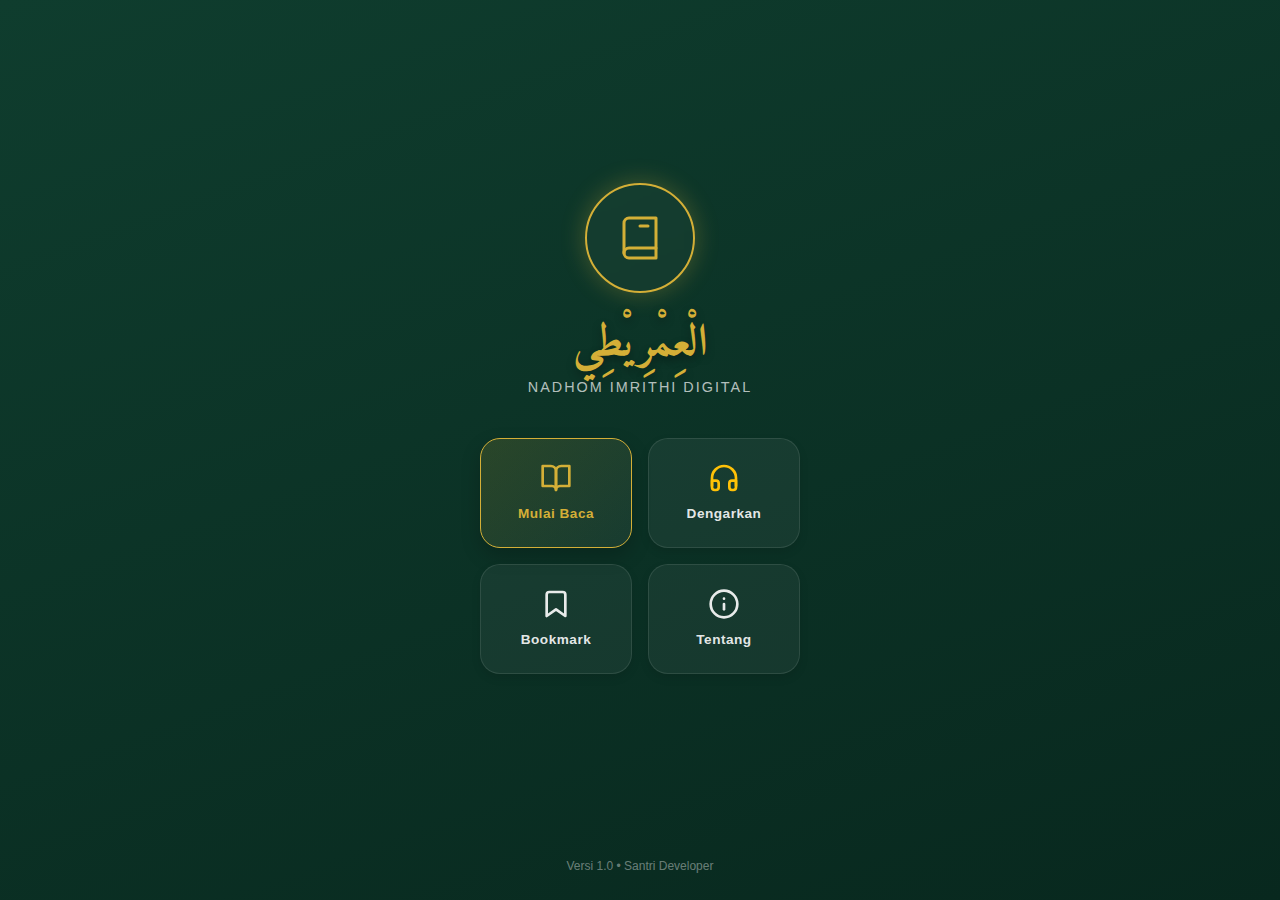
<file: index.html>
<!DOCTYPE html>
<html lang="id">
<head>
    <meta charset="UTF-8">
    <meta name="viewport" content="width=device-width, initial-scale=1.0">
      <script>
      (function() {
          const savedTheme = localStorage.getItem('theme');
          if (savedTheme === 'dark') {
              document.documentElement.classList.add('dark-mode');
              // Tambahkan juga ke body agar class-nya siap saat body dimuat
              document.addEventListener('DOMContentLoaded', () => {
                  document.body.classList.add('dark-mode');
              });
          }
      })();
  </script>
    <title>Imrithi Digital - Home</title>
    <link rel="stylesheet" href="assets/css/bootstrap@5.2.0.min.css">
    
    <style>

        /* --- [PENTING] LOAD FONT OFFLINE --- */
        @font-face {
            font-family: 'Amiri';
            src: url('assets/fonts/Amiri-Regular.ttf');
            font-weight: normal;
            font-style: normal;
        }
        @font-face {
            font-family: 'Amiri';
            src: url('assets/fonts/Amiri-Bold.ttf');
            font-weight: 700;
            font-style: normal;
        }

        :root {
            /* Palette Premium */
            --primary-bg: #0f3d2e;     /* Hijau NU Gelap Deep */
            --primary-light: #155d45;  /* Hijau Sedikit Terang */
            --gold: #d4af37;           /* Emas Mewah */
            --gold-glow: rgba(212, 175, 55, 0.3);
            --text-light: #f8f9fa;
        }

        body { 
            background: linear-gradient(160deg, var(--primary-bg) 0%, #08281e 100%);
            font-family: 'Segoe UI', sans-serif;
            min-height: 100vh;
            display: flex;
            flex-direction: column;
            color: var(--text-light);
            overflow-x: hidden;
        }

        /* 1. HERO SECTION (Ikon & Judul) */
        .hero-section {
            flex-grow: 1;
            display: flex;
            flex-direction: column;
            justify-content: center;
            align-items: center;
            text-align: center;
            padding-top: 40px;
        }

        /* Lingkaran Ikon */
        .hero-icon-wrapper {
            width: 110px; height: 110px;
            border: 2px solid var(--gold);
            border-radius: 50%;
            display: flex;
            align-items: center;
            justify-content: center;
            margin-bottom: 25px;
            box-shadow: 0 0 25px var(--gold-glow);
            background: rgba(255, 255, 255, 0.03);
            backdrop-filter: blur(5px);
            animation: floatIcon 3s ease-in-out infinite;
        }
        
        @keyframes floatIcon {
            0% { transform: translateY(0px); }
            50% { transform: translateY(-8px); }
            100% { transform: translateY(0px); }
        }

        /* FONT ARAB UTAMA (OFFLINE) */
        .app-title-arab {
            font-family: 'Amiri', serif !important; /* Paksa pakai font lokal */
            font-size: 2.8rem;
            color: var(--gold);
            font-weight: 700;
            line-height: 1.2;
            margin-bottom: 5px;
            text-shadow: 0 4px 10px rgba(0,0,0,0.3);
        }
        
        .app-subtitle {
            font-size: 0.9rem;
            color: rgba(255,255,255, 0.7);
            letter-spacing: 2px;
            text-transform: uppercase;
            font-weight: 500;
            margin-bottom: 40px;
        }

        /* 2. MENU GRID */
        .menu-container {
            width: 100%;
            max-width: 360px;
            padding: 0 20px;
            margin-bottom: 40px;
        }

        .btn-menu {
            display: flex;
            flex-direction: column;
            align-items: center;
            justify-content: center;
            height: 110px;
            border-radius: 20px;
            text-decoration: none;
            transition: all 0.2s cubic-bezier(0.25, 0.8, 0.25, 1);
            position: relative;
            overflow: hidden;
        }

        /* STYLE: PRIMARY (Mulai Baca) */
        .btn-primary-menu {
            background: linear-gradient(135deg, rgba(212, 175, 55, 0.15), rgba(255, 255, 255, 0.05));
            border: 1.5px solid var(--gold);
            color: var(--gold);
            box-shadow: 0 8px 20px rgba(0,0,0,0.2);
        }
        .btn-primary-menu:active { transform: scale(0.96); background: rgba(212, 175, 55, 0.2); }

        /* STYLE: SECONDARY */
        .btn-secondary-menu {
            background: rgba(255, 255, 255, 0.05);
            border: 1px solid rgba(255, 255, 255, 0.1);
            color: rgba(255, 255, 255, 0.9);
            box-shadow: 0 4px 10px rgba(0,0,0,0.1);
        }
        .btn-secondary-menu:active { transform: scale(0.96); background: rgba(255, 255, 255, 0.1); }

        .menu-icon { margin-bottom: 10px; }
        .menu-label { font-size: 0.85rem; font-weight: 600; letter-spacing: 0.5px; }

        /* 3. FOOTER */
        .app-footer {
            text-align: center;
            padding-bottom: 25px;
            font-size: 0.75rem;
            color: rgba(255, 255, 255, 0.4);
        }

    </style>
</head>
<body>

    <div class="hero-section">
        <div class="hero-icon-wrapper">
            <svg xmlns="http://www.w3.org/2000/svg" width="48" height="48" viewBox="0 0 24 24" fill="none" stroke="#d4af37" stroke-width="1.5" stroke-linecap="round" stroke-linejoin="round">
                <path d="M4 19.5A2.5 2.5 0 0 1 6.5 17H20"></path>
                <path d="M6.5 2H20v20H6.5A2.5 2.5 0 0 1 4 19.5v-15A2.5 2.5 0 0 1 6.5 2z"></path>
                <path d="M12 6h4"></path> </svg>
        </div>

        <div class="app-title-arab">الْعِمْرِيْطِي</div>
        <div class="app-subtitle">Nadhom Imrithi Digital</div>

        <div class="menu-container">
            <div class="row g-3">
                
                <div class="col-6">
                    <a href="daftar_isi.html" class="btn-menu btn-primary-menu">
                        <div class="menu-icon">
                            <svg xmlns="http://www.w3.org/2000/svg" width="32" height="32" viewBox="0 0 24 24" fill="none" stroke="currentColor" stroke-width="2" stroke-linecap="round" stroke-linejoin="round"><path d="M2 3h6a4 4 0 0 1 4 4v14a3 3 0 0 0-3-3H2z"></path><path d="M22 3h-6a4 4 0 0 0-4 4v14a3 3 0 0 1 3-3h7z"></path></svg>
                        </div>
                        <span class="menu-label">Mulai Baca</span>
                    </a>
                </div>

                <div class="col-6">
                    <a href="audio_full.html" class="btn-menu btn-secondary-menu">
                        <div class="menu-icon">
                            <svg xmlns="http://www.w3.org/2000/svg" width="32" height="32" viewBox="0 0 24 24" fill="none" stroke="#ffc107" stroke-width="2" stroke-linecap="round" stroke-linejoin="round"><path d="M3 18v-6a9 9 0 0 1 18 0v6"></path><path d="M21 19a2 2 0 0 1-2 2h-1a2 2 0 0 1-2-2v-3a2 2 0 0 1 2-2h3zM3 19a2 2 0 0 0 2 2h1a2 2 0 0 0 2-2v-3a2 2 0 0 0-2-2H3z"></path></svg>
                        </div>
                        <span class="menu-label">Dengarkan</span>
                    </a>
                </div>

                <div class="col-6">
                    <a href="favorit.html" class="btn-menu btn-secondary-menu">
                        <div class="menu-icon">
                            <svg xmlns="http://www.w3.org/2000/svg" width="32" height="32" viewBox="0 0 24 24" fill="none" stroke="currentColor" stroke-width="2" stroke-linecap="round" stroke-linejoin="round"><path d="M19 21l-7-5-7 5V5a2 2 0 0 1 2-2h10a2 2 0 0 1 2 2z"/></svg>
                        </div>
                        <span class="menu-label">Bookmark</span>
                    </a>
                </div>

                <div class="col-6">
                    <a href="tentang.html" class="btn-menu btn-secondary-menu">
                        <div class="menu-icon">
                            <svg xmlns="http://www.w3.org/2000/svg" width="32" height="32" viewBox="0 0 24 24" fill="none" stroke="currentColor" stroke-width="2" stroke-linecap="round" stroke-linejoin="round"><circle cx="12" cy="12" r="10"></circle><line x1="12" y1="16" x2="12" y2="12"></line><line x1="12" y1="8" x2="12.01" y2="8"></line></svg>
                        </div>
                        <span class="menu-label">Tentang</span>
                    </a>
                </div>

            </div>
        </div>
    </div>

    <div class="app-footer">
        Versi 1.0 • Santri Developer
    </div>

    <script src="assets/js/bootstrap.bundle.min.js"></script>
    <script>
        document.addEventListener('DOMContentLoaded', () => {
           document.body.style.opacity = 0;
           setTimeout(() => {
               document.body.style.transition = 'opacity 0.8s ease';
               document.body.style.opacity = 1;
           }, 100);
        });
    </script>
    
    <script>
    (function() {
        const savedTheme = localStorage.getItem('theme');
        if (savedTheme === 'dark') {
            document.documentElement.classList.add('dark-mode');
        }
    })();
</script>


</body>
</html>
</file>
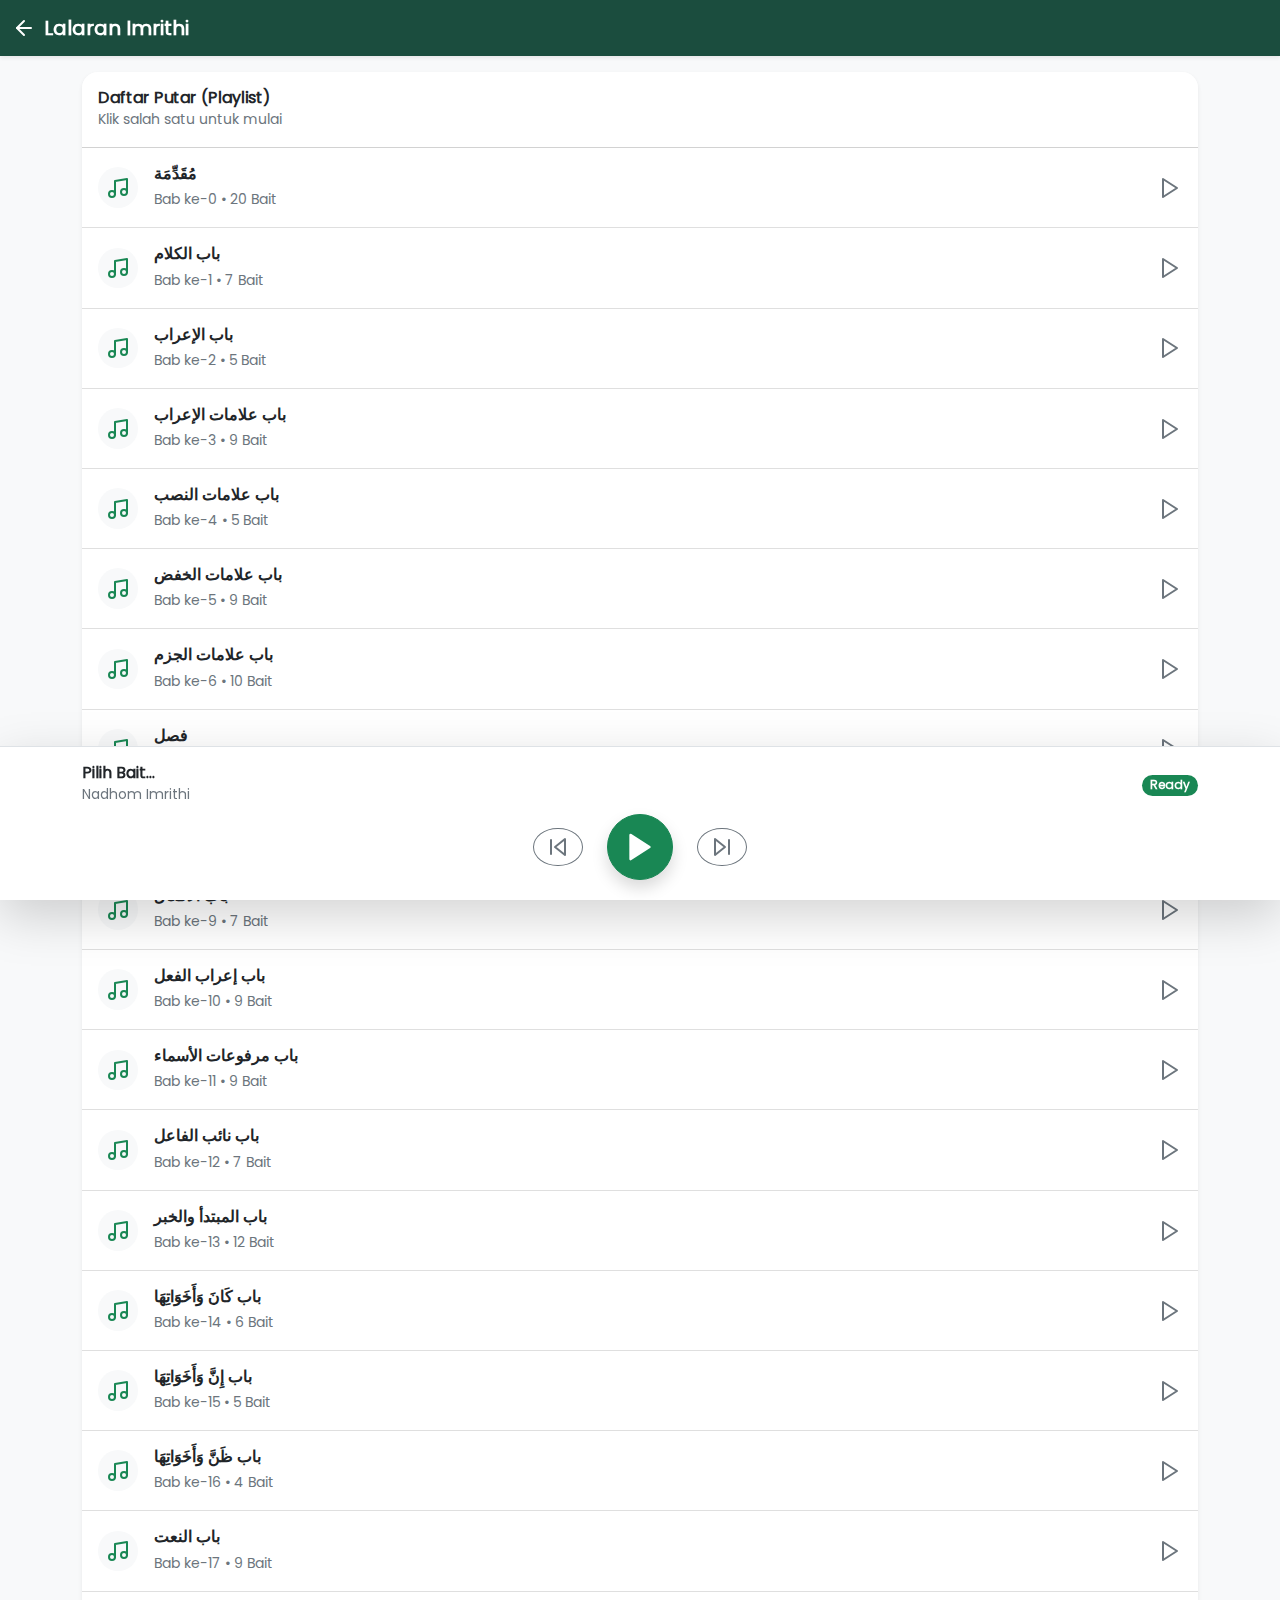
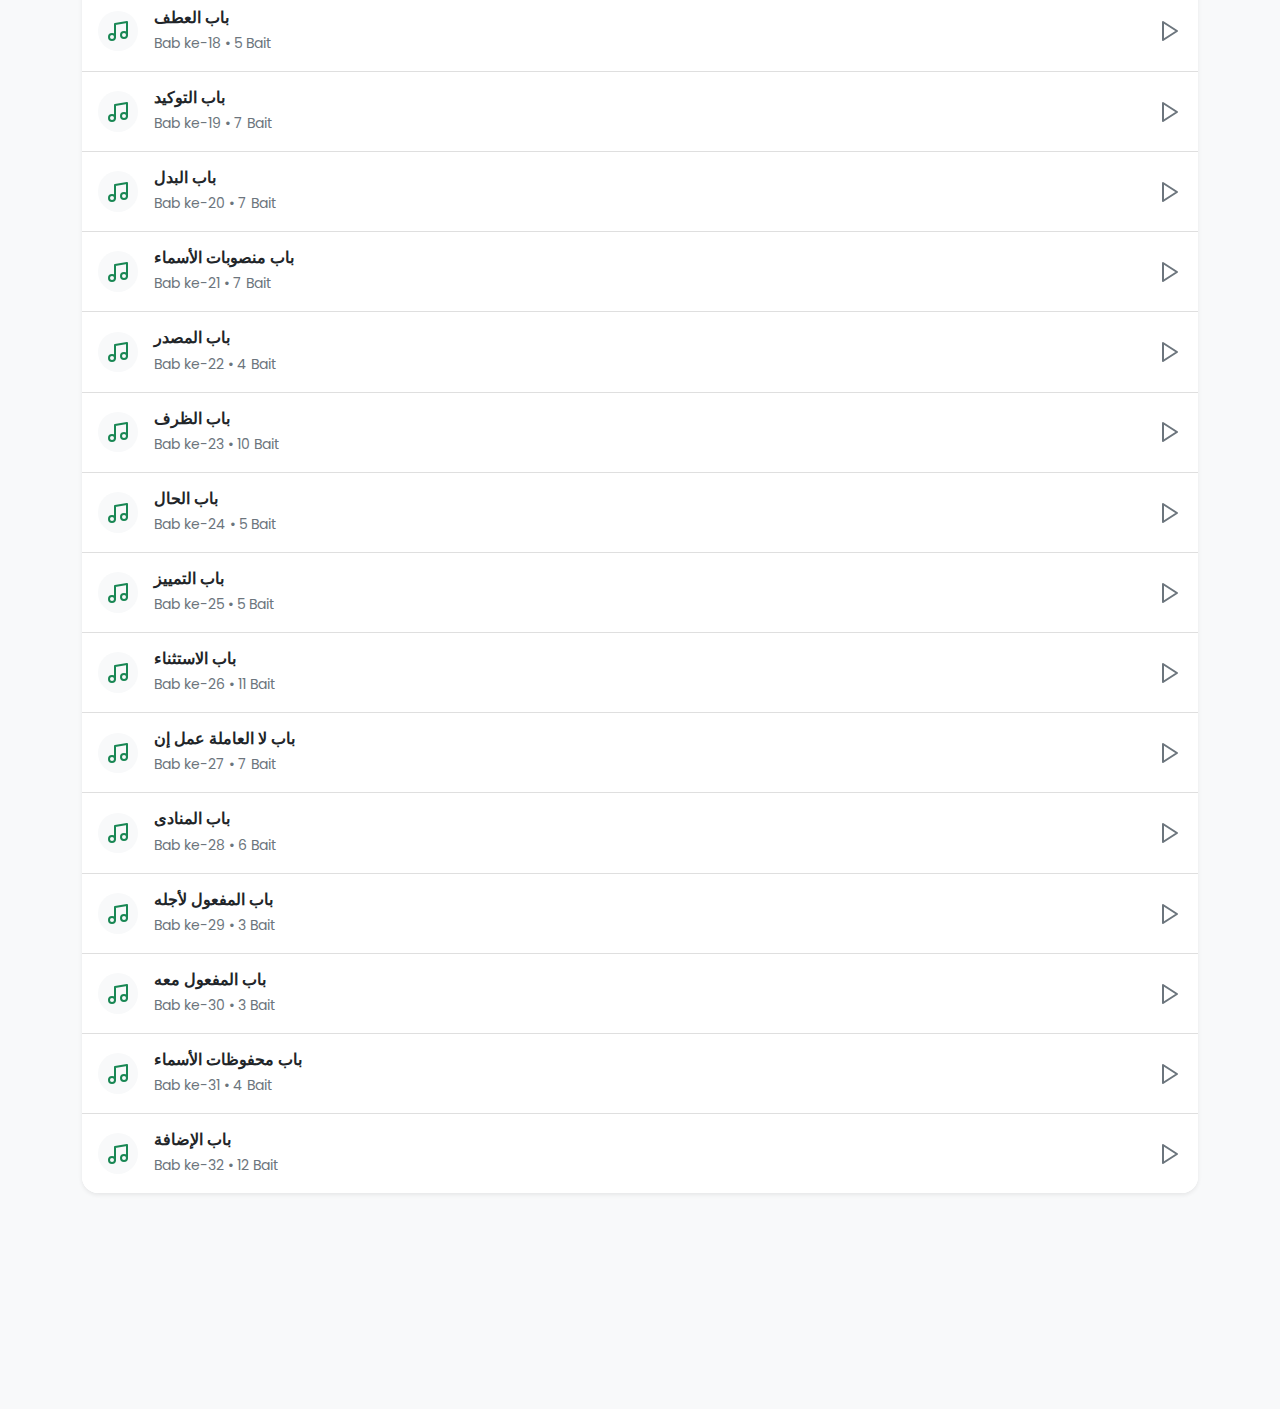
<file: audio_full.html>
<!DOCTYPE html>
<html lang="id">
<head>
    <meta charset="UTF-8">
    <meta name="viewport" content="width=device-width, initial-scale=1.0">
    <title>Audio Full - Lalaran Imrithi</title>
    <link rel="stylesheet" href="assets/css/bootstrap@5.2.0.min.css">
    <link rel="stylesheet" href="assets/css/style.css">
    <style>
        /* Desain Khusus Playlist */
        .playlist-item {
            cursor: pointer;
            transition: 0.2s;
            border-left: 4px solid transparent;
        }
        .playlist-item:hover {
            background-color: #f8f9fa;
        }
        .playlist-item.active {
            background-color: #e8f5e9; /* Hijau Muda */
            border-left: 4px solid #198754; /* Hijau Tua */
        }
        .playlist-item.active .text-muted {
            color: #198754 !important;
        }
        /* Player Bar Melayang */
        .sticky-player {
            position: fixed;
            bottom: 0;
            left: 0;
            width: 100%;
            background: white;
            border-top: 1px solid #dee2e6;
            z-index: 1050;
            padding-bottom: 20px; /* Jaga-jaga buat HP layar poni */
        }
        /* Spacer biar list paling bawah gak ketutup player */
        .spacer-bottom {
            height: 120px;
        }
    </style>
</head>
<body class="bg-light">

    <nav class="navbar navbar-expand-lg sticky-top app-navbar shadow-sm">
        <div class="container-fluid">
            <a class="navbar-brand fw-bold text-white d-flex align-items-center" href="index.html">
                <svg xmlns="http://www.w3.org/2000/svg" width="24" height="24" viewBox="0 0 24 24" fill="none" stroke="currentColor" stroke-width="2" stroke-linecap="round" stroke-linejoin="round" class="me-2"><line x1="19" y1="12" x2="5" y2="12"></line><polyline points="12 19 5 12 12 5"></polyline></svg>
                Lalaran Imrithi
            </a>
        </div>
    </nav>

    <div class="container py-3">
        <div class="card shadow-sm border-0 rounded-4 overflow-hidden">
            <div class="card-header bg-white py-3">
                <h6 class="mb-0 fw-bold">Daftar Putar (Playlist)</h6>
                <small class="text-muted">Klik salah satu untuk mulai</small>
            </div>
            <div class="list-group list-group-flush" id="playlist-container">
                <div class="text-center p-5">
                    <div class="spinner-border text-success" role="status"></div>
                </div>
            </div>
        </div>
    </div>

    <div class="spacer-bottom"></div>

    <div class="sticky-player shadow-lg">
        <div class="container pt-3">
            <div class="d-flex align-items-center justify-content-between mb-2">
                <div class="overflow-hidden me-3">
                    <h6 class="mb-0 fw-bold text-truncate" id="player-title">Pilih Bait...</h6>
                    <small class="text-muted" id="player-subtitle">Nadhom Imrithi</small>
                </div>
                <div class="text-end">
                    <span class="badge bg-success rounded-pill" id="player-status">Ready</span>
                </div>
            </div>

            <div class="d-flex justify-content-center align-items-center gap-4">
                <button class="btn btn-outline-secondary rounded-circle" onclick="prevBait()">
                    <svg xmlns="http://www.w3.org/2000/svg" width="24" height="24" viewBox="0 0 24 24" fill="none" stroke="currentColor" stroke-width="2" stroke-linecap="round" stroke-linejoin="round"><polygon points="19 20 9 12 19 4 19 20"></polygon><line x1="5" y1="19" x2="5" y2="5"></line></svg>
                </button>
                
                <button class="btn btn-success rounded-circle p-3 shadow" onclick="togglePlay()" id="btn-main-play">
                    <svg xmlns="http://www.w3.org/2000/svg" width="32" height="32" viewBox="0 0 24 24" fill="currentColor" stroke="currentColor" stroke-width="2" stroke-linecap="round" stroke-linejoin="round"><polygon points="5 3 19 12 5 21 5 3"></polygon></svg>
                </button>

                <button class="btn btn-outline-secondary rounded-circle" onclick="nextBait()">
                    <svg xmlns="http://www.w3.org/2000/svg" width="24" height="24" viewBox="0 0 24 24" fill="none" stroke="currentColor" stroke-width="2" stroke-linecap="round" stroke-linejoin="round"><polygon points="5 4 15 12 5 20 5 4"></polygon><line x1="19" y1="5" x2="19" y2="19"></line></svg>
                </button>
            </div>
        </div>
    </div>

    <script src="assets/js/bootstrap.bundle.min.js"></script>
    <script src="assets/js/data_nadhom.js"></script>
    <script src="assets/js/audio_full.js"></script> </body>
</html>
</file>
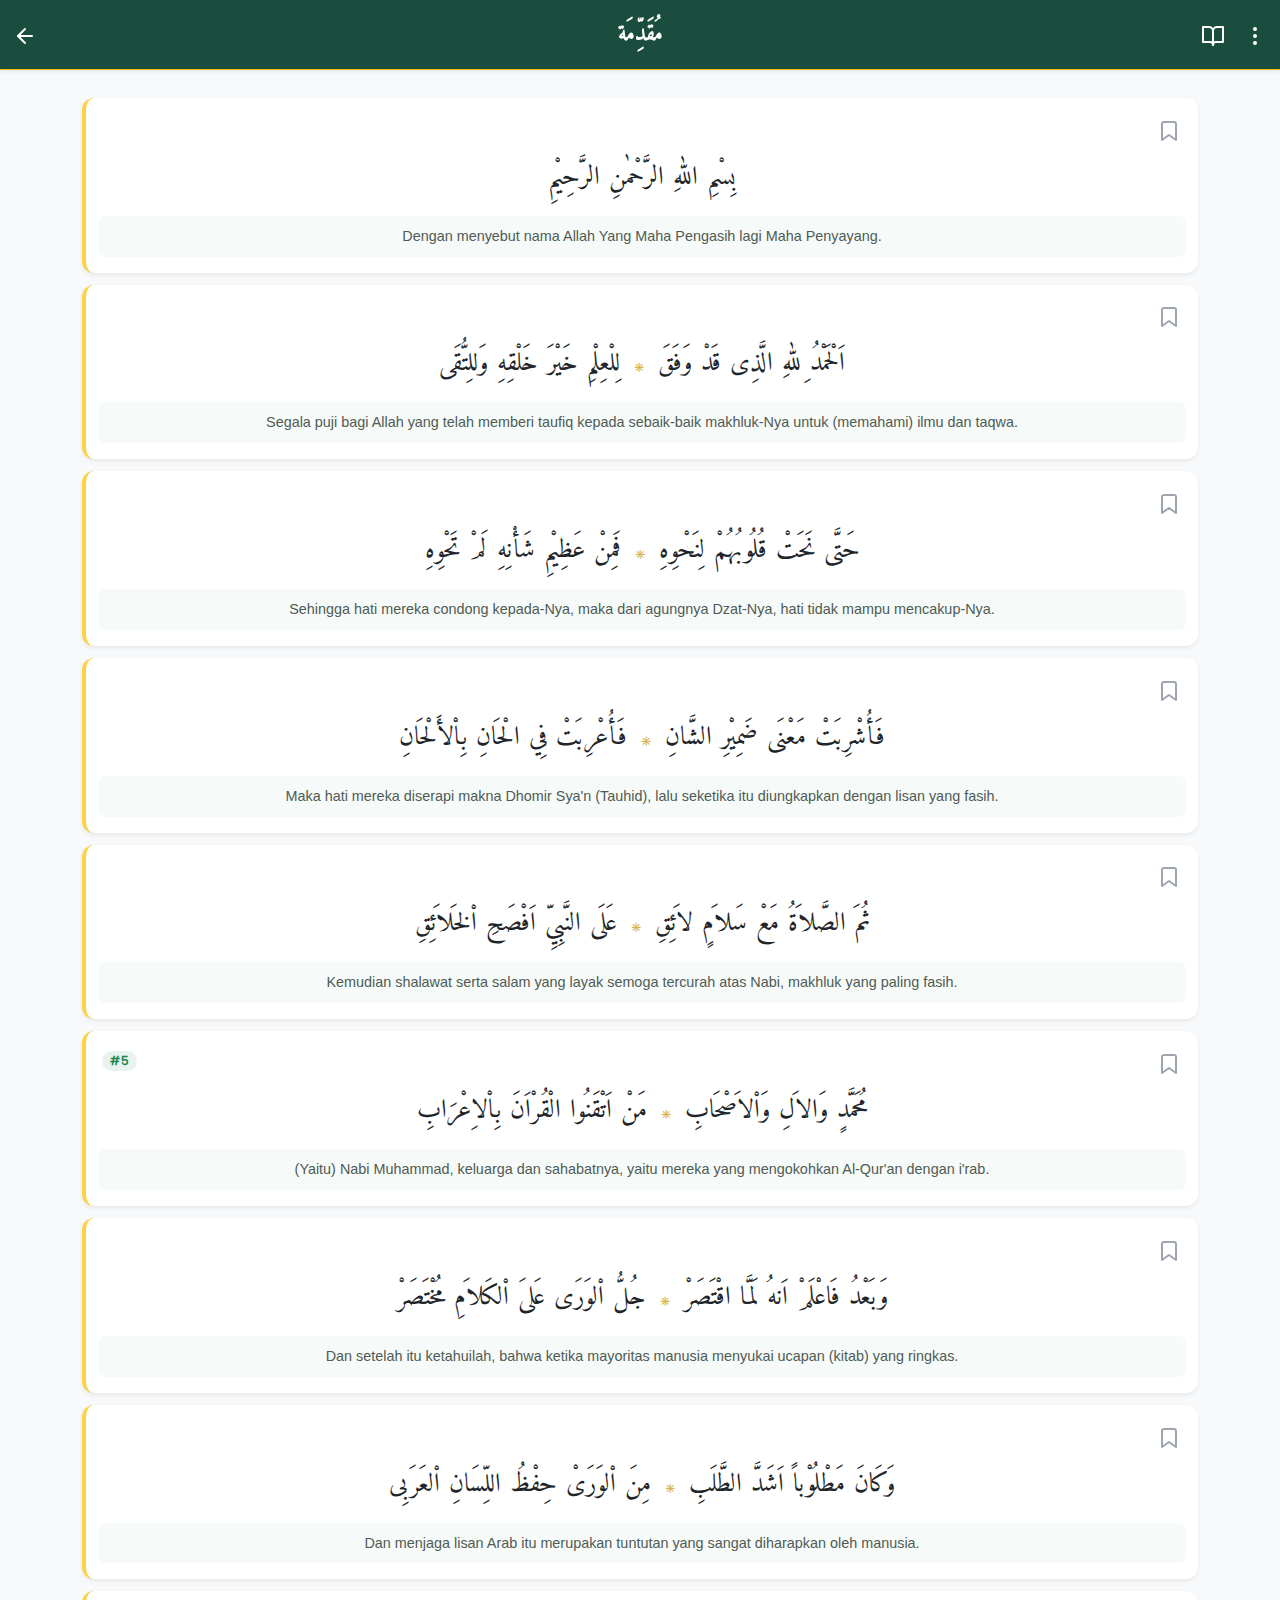
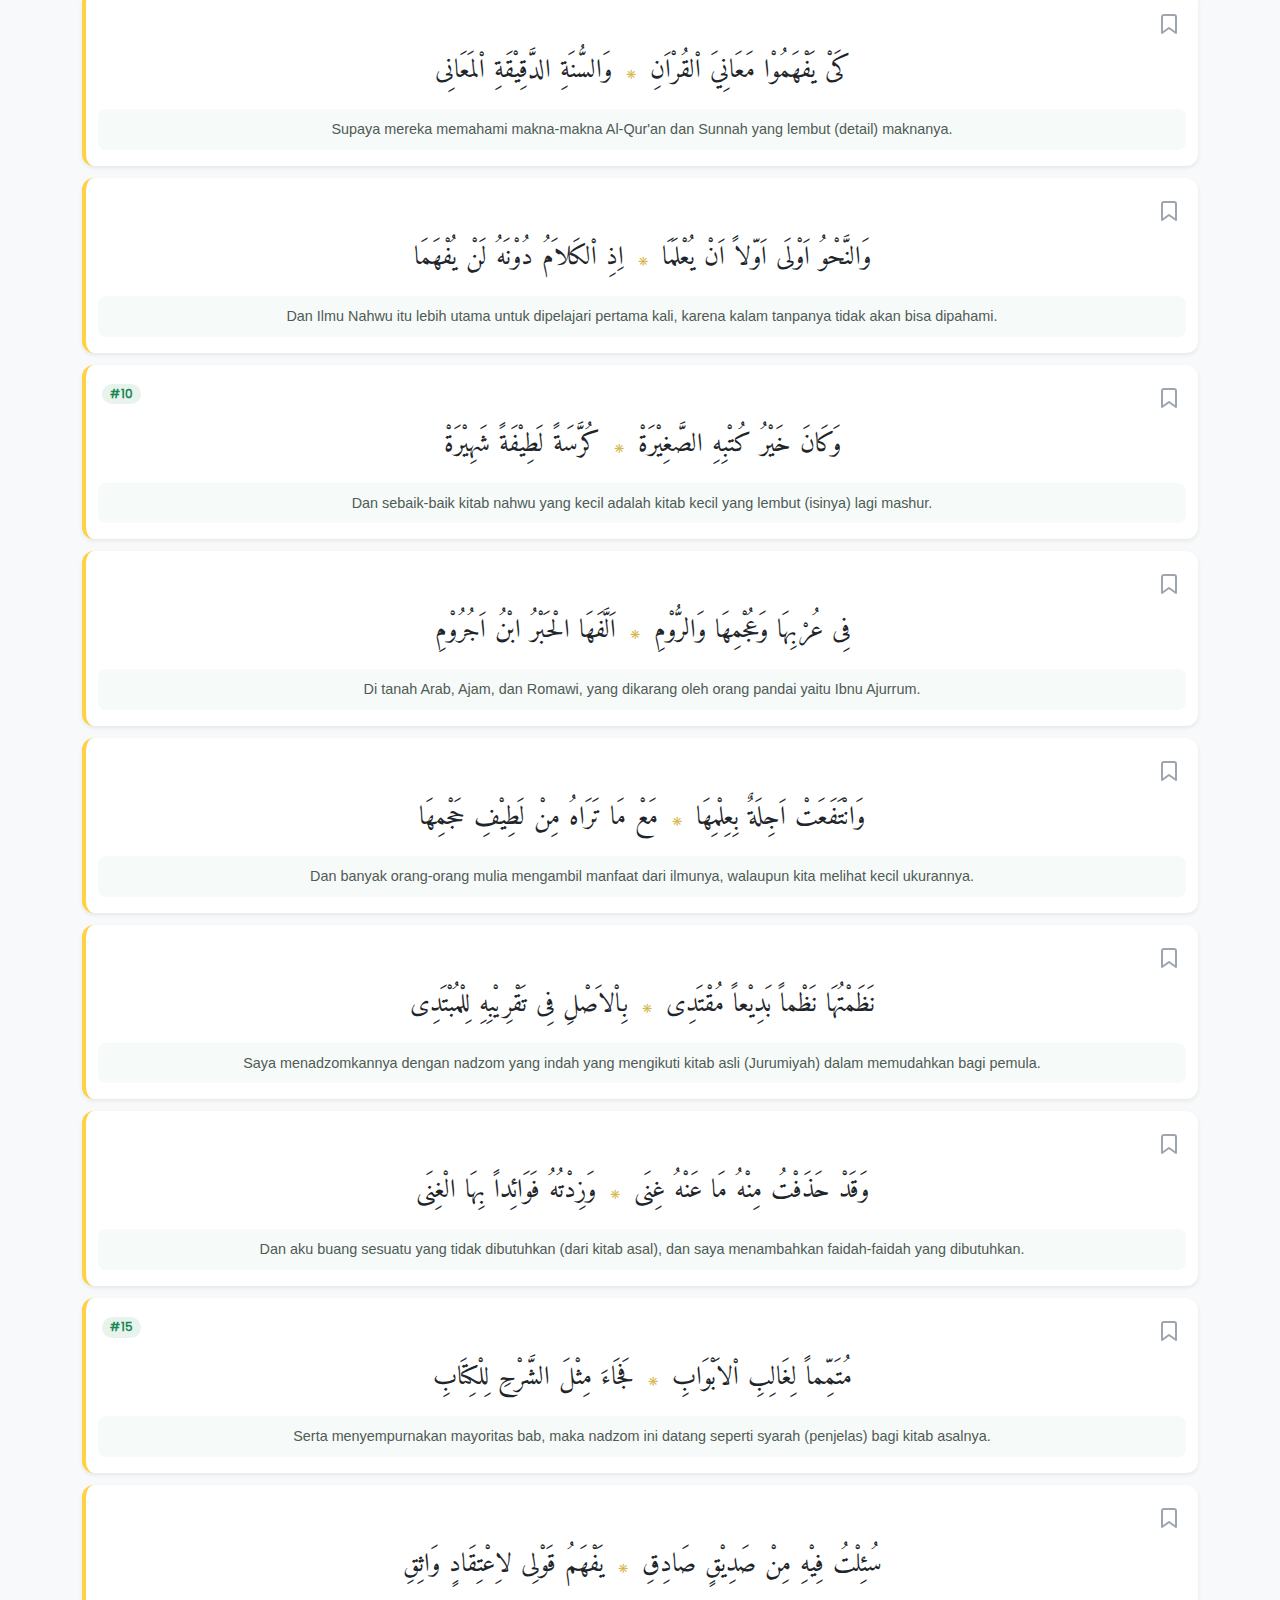
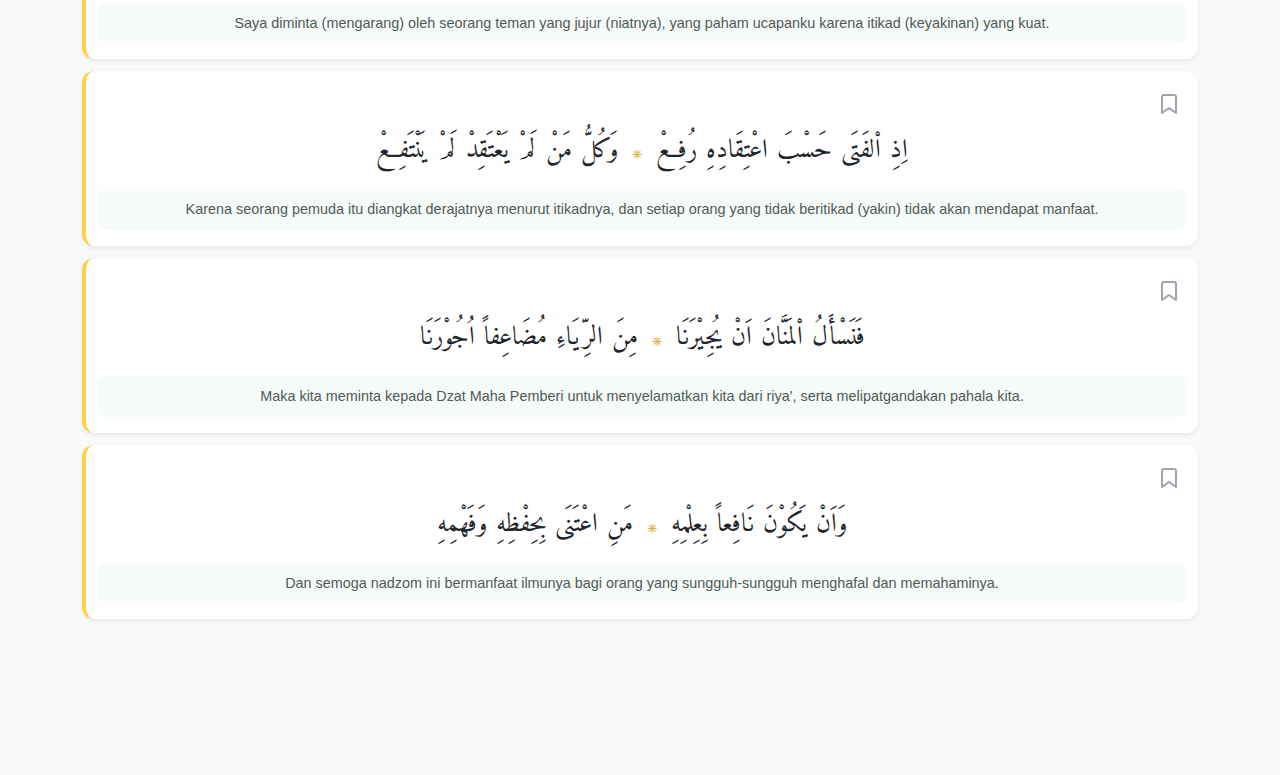
<file: baca.html>
<!DOCTYPE html>
<html lang="id">
<head>
    <meta charset="UTF-8">
    <meta name="viewport" content="width=device-width, initial-scale=1.0">
    
    <script>
        (function() {
            // Cek Tema
            const savedTheme = localStorage.getItem('theme');
            if (savedTheme === 'dark') {
                document.documentElement.classList.add('dark-mode');
            }
            // Cek Ukuran Font (Agar kontainer lgsg siap ukurannya)
            const savedFont = localStorage.getItem('ukuranFont');
            if (savedFont) {
                document.documentElement.style.setProperty('--user-font-size', savedFont + 'px');
            }
        })();
    </script>

    <title>Baca Kitab - Imrithi Digital</title>
    <link rel="stylesheet" href="assets/css/bootstrap@5.2.0.min.css">
    <link rel="stylesheet" href="assets/css/style.css">

    <style>
        /* 2. STYLE INLINE (Mencegah Kilatan Putih Instan) */
        html.dark-mode { background-color: #121212 !important; }
        html.dark-mode body { background-color: #121212 !important; opacity: 0; }
        
        /* Pastikan transisi hanya jalan setelah load selesai */
        body { opacity: 1; transition: opacity 0.2s ease; }
        
        /* CSS Variabel untuk Font Size Dynamic */
        :root { --user-font-size: 26px; }
        .teks-arab { font-size: var(--user-font-size) !important; }

        /* Style Navbar agar Center */
        .app-navbar { background-color: var(--warna-utama); }
        .nav-icon-btn { color: white; border: none; background: none; padding: 5px; }
    </style>
</head>
<body class="bg-light">

    <nav class="navbar sticky-top app-navbar shadow-sm">
        <div class="container-fluid position-relative d-flex justify-content-center align-items-center" style="min-height: 55px;">
            
            <a class="nav-icon-btn position-absolute start-0 ms-2" href="daftar_isi.html">
                <svg xmlns="http://www.w3.org/2000/svg" width="24" height="24" viewBox="0 0 24 24" fill="none" stroke="currentColor" stroke-width="2" stroke-linecap="round" stroke-linejoin="round"><line x1="19" y1="12" x2="5" y2="12"></line><polyline points="12 19 5 12 12 5"></polyline></svg>
            </a>

            <span id="judul-navbar" class="fw-bold text-white fs-5">Imrithi</span>

            <div class="d-flex align-items-center gap-2 position-absolute end-0 me-2">
                <button class="nav-icon-btn" id="btn-hafalan" title="Mode Hafalan">
                    <svg xmlns="http://www.w3.org/2000/svg" width="22" height="22" viewBox="0 0 24 24" fill="none" stroke="currentColor" stroke-width="2" stroke-linecap="round" stroke-linejoin="round"><path d="M1 12s4-8 11-8 11 8 11 8-4 8-11 8-11-8-11-8z"></path><circle cx="12" cy="12" r="3"></circle></svg>
                </button>

                <button class="nav-icon-btn" data-bs-toggle="modal" data-bs-target="#settingsModal">
                    <svg xmlns="http://www.w3.org/2000/svg" width="24" height="24" viewBox="0 0 24 24" fill="none" stroke="currentColor" stroke-width="2" stroke-linecap="round" stroke-linejoin="round"><circle cx="12" cy="5" r="1"></circle><circle cx="12" cy="12" r="1"></circle><circle cx="12" cy="19" r="1"></circle></svg>
                </button>
            </div>

        </div>
    </nav>

    <div class="container py-3 mb-5" id="list-container">
        </div>

    <div class="modal fade" id="settingsModal" tabindex="-1" aria-hidden="true">
        <div class="modal-dialog modal-dialog-centered">
            <div class="modal-content rounded-4 border-0 shadow">
                <div class="modal-header border-bottom-0 pb-0">
                    <h5 class="modal-title fw-bold">Pengaturan Tampilan</h5>
                    <button type="button" class="btn-close" data-bs-dismiss="modal" aria-label="Close"></button>
                </div>
                <div class="modal-body pt-4">
                    
                    <div class="mb-4">
                        <label class="form-label d-flex justify-content-between">
                            <span class="fw-bold text-secondary">Ukuran Huruf Arab</span>
                            <span class="badge bg-success" id="font-val-display">26px</span>
                        </label>
                        <div class="d-flex align-items-center gap-3">
                            <small>A-</small>
                            <input type="range" class="form-range" min="18" max="45" step="1" id="fontRange">
                            <large>A+</large>
                        </div>
                    </div>

                    <hr class="text-muted">

                    <div class="d-flex justify-content-between align-items-center mt-3">
                        <div>
                            <span class="fw-bold d-block text-dark">Mode Gelap</span>
                            <small class="text-muted">Nyaman untuk mata di malam hari</small>
                        </div>
                        <div class="form-check form-switch">
                            <input class="form-check-input" type="checkbox" role="switch" id="themeSwitch" style="width: 2.8em; height: 1.4em;">
                        </div>
                    </div>

                    <hr class="text-muted">

                    <div class="d-flex justify-content-between align-items-center mt-3">
                        <div>
                            <span class="fw-bold d-block text-dark">Tampilkan Arti</span>
                            <small class="text-muted">Sembunyikan untuk fokus menghafal</small>
                        </div>
                        <div class="form-check form-switch">
                            <input class="form-check-input" type="checkbox" role="switch" id="terjemahSwitch" checked style="width: 2.8em; height: 1.4em;">
                        </div>
                    </div>

                </div>
                <div class="modal-footer border-top-0">
                    <button type="button" class="btn btn-success w-100 rounded-pill py-2 fw-bold" data-bs-dismiss="modal">Simpan & Selesai</button>
                </div>
            </div>
        </div>
    </div>

    <script src="assets/js/bootstrap.bundle.min.js"></script>
    <script src="assets/js/data_nadhom.js"></script>
    <script src="assets/js/app.js"></script>

    <script>
        // Logika tambahan untuk transisi body yang mulus
        document.addEventListener('DOMContentLoaded', () => {
            // Sembunyikan glitch transisi warna saat load
            document.body.style.transition = 'none';
            if (localStorage.getItem('theme') === 'dark') {
                document.body.classList.add('dark-mode');
            }
            document.body.style.opacity = '1';

            setTimeout(() => {
                document.body.style.transition = 'background-color 0.3s ease, opacity 0.3s ease';
            }, 100);
        });
    </script>

</body>
</html>
</file>
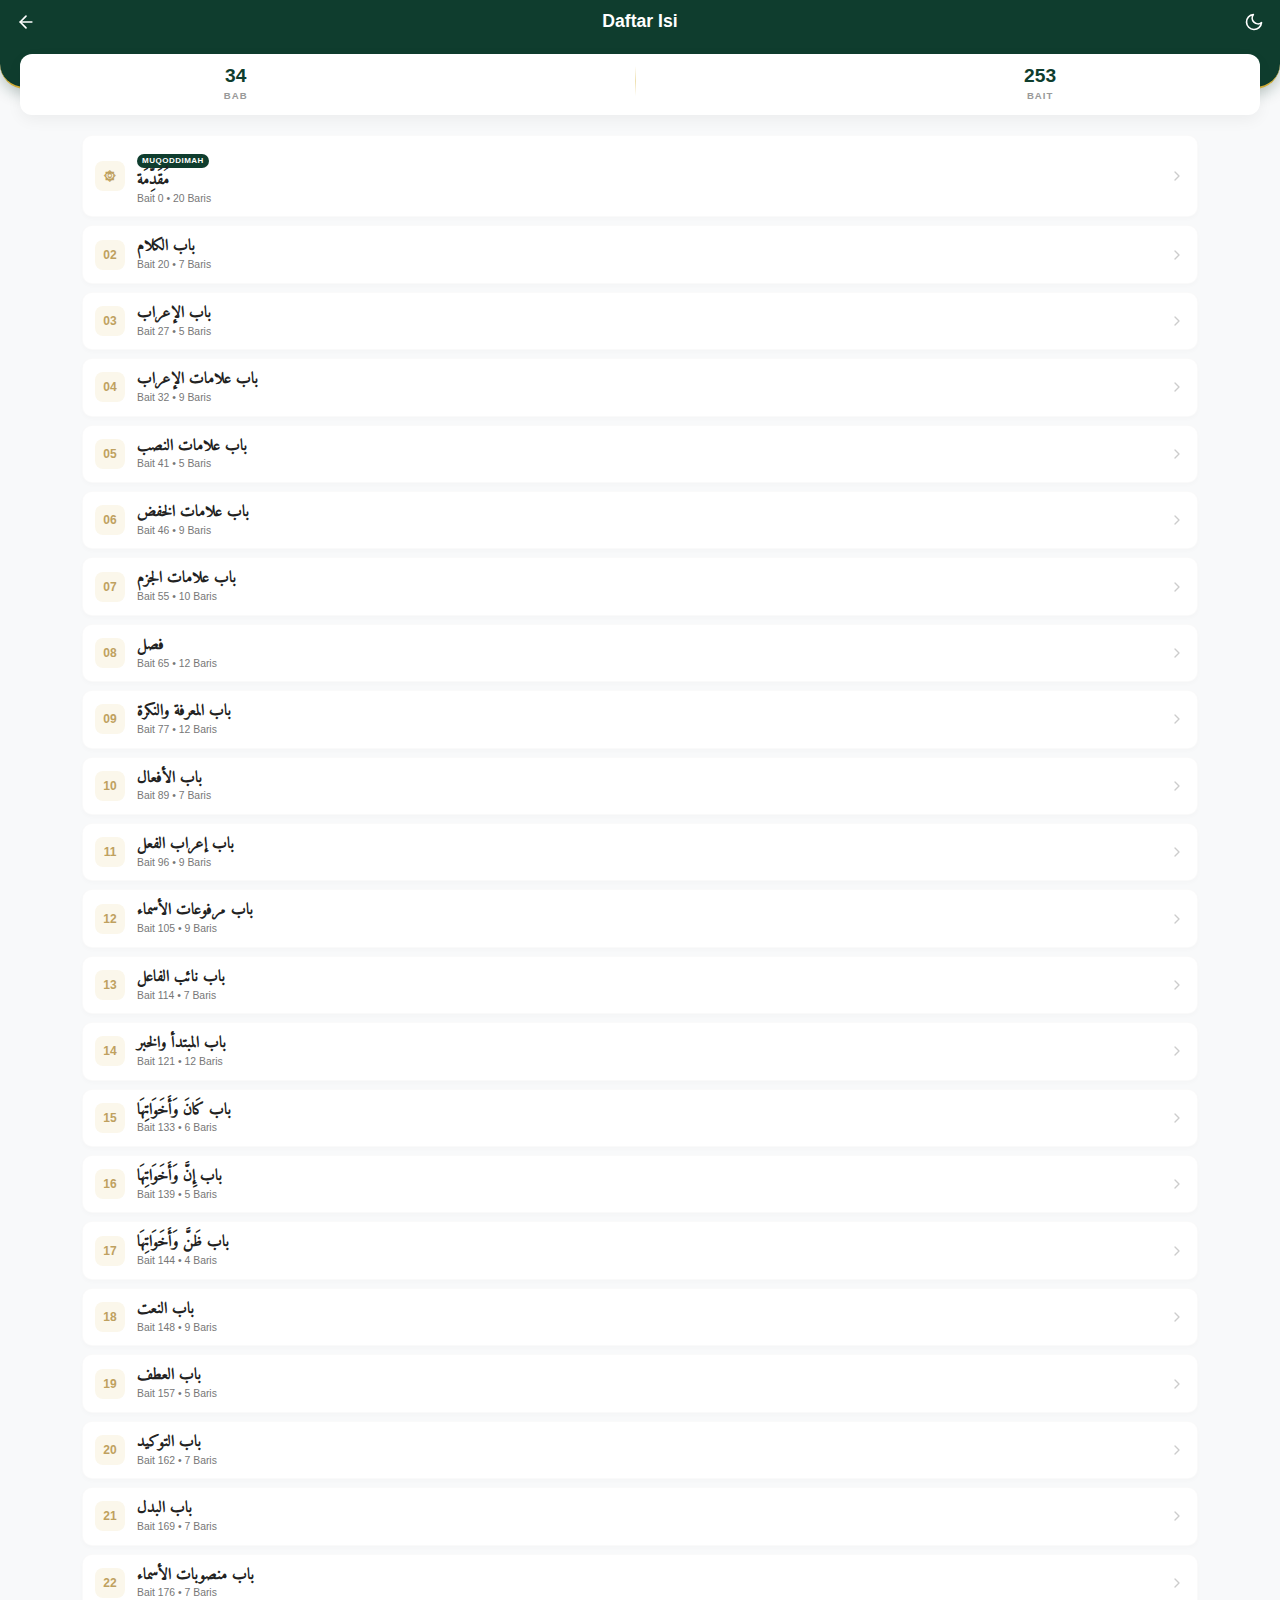
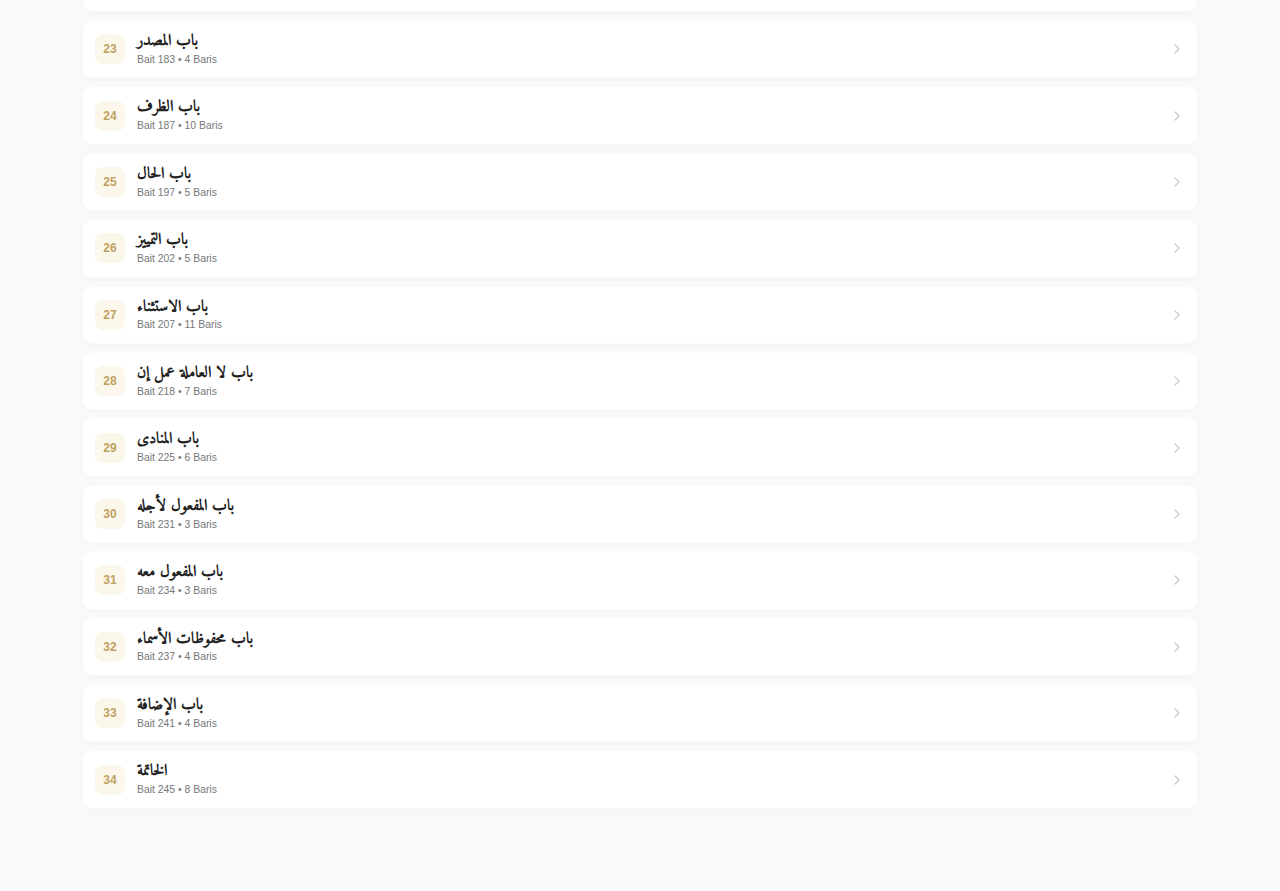
<file: daftar_isi.html>
<!DOCTYPE html>
<html lang="id">
<head>
    <meta charset="UTF-8">
    <meta name="viewport" content="width=device-width, initial-scale=1.0">
    
    <link rel="manifest" href="manifest.json">
    <meta name="theme-color" content="#0f3d2e">
    <meta name="apple-mobile-web-app-capable" content="yes">
    <meta name="apple-mobile-web-app-status-bar-style" content="black-translucent">
    <link rel="icon" type="image/png" href="assets/img/icon.png">
    <link rel="apple-touch-icon" href="assets/img/icon.png">

    <script>
        (function() {
            const savedTheme = localStorage.getItem('theme');
            if (savedTheme === 'dark') {
                document.documentElement.classList.add('dark-mode');
            }
        })();
    </script>

    <title>Daftar Isi - Imrithi Digital</title>
    <link rel="stylesheet" href="assets/css/bootstrap@5.2.0.min.css">
    <link rel="stylesheet" href="assets/css/style.css">

    <style>
        /* --- TEMA WARNA --- */
        :root {
            --primary: #0f3d2e;
            --primary-dark: #08281e;
            --gold: #d4af37;
            --bg-light: #f8f9fa;
            --text-dark: #2c3e50;
        }

        body { 
            background-color: var(--bg-light); 
            font-family: 'Segoe UI', sans-serif;
            padding-bottom: 50px;
        }

        /* HEADER */
        .app-navbar {
            background-color: var(--primary);
            border-bottom: 2px solid var(--gold) !important;
            padding-bottom: 45px;
            border-bottom-left-radius: 25px;
            border-bottom-right-radius: 25px; 
            box-shadow: 0 4px 15px rgba(15, 61, 46, 0.3);
            position: relative; 
            z-index: 5;
        }

        /* STATISTIK BOX */
        .stats-container { margin-top: -35px; padding: 0 20px; position: relative; z-index: 10; }
        .stats-card {
            background: white; border-radius: 12px; border: none;
            box-shadow: 0 5px 15px rgba(0,0,0,0.05); 
            padding: 12px 10px;
            display: flex; justify-content: space-around; text-align: center;
        }
        .stat-item h3 { 
            font-size: 1.2rem !important; 
            font-weight: 800; color: var(--primary); margin: 0; line-height: 1; 
        }
        .stat-item span { 
            font-size: 0.6rem !important; 
            color: #999; text-transform: uppercase; letter-spacing: 1px; font-weight: 700; margin-top: 3px; display: block; 
        }
        .stat-divider { width: 1px; background: linear-gradient(to bottom, transparent, rgba(212, 175, 55, 0.4), transparent); height: 30px; }
        
        /* LIST ITEM */
        .bab-list { margin-top: 20px; }
        .bab-item {
            display: flex; align-items: center; background: white; 
            border-radius: 10px;
            padding: 10px 12px;
            margin-bottom: 8px;
            text-decoration: none; color: var(--text-dark);
            box-shadow: 0 2px 5px rgba(0,0,0,0.02); border: 1px solid rgba(0,0,0,0.02);
            transition: all 0.2s ease; position: relative; overflow: hidden;
        }
        .bab-item:active { transform: scale(0.98); background-color: #f1f8f5; }
        
        /* NOMOR URUT */
        .bab-number {
            font-family: 'Segoe UI', sans-serif; font-weight: 700; 
            font-size: 0.75rem !important;
            color: #bfa15f; background: rgba(212, 175, 55, 0.1); 
            width: 30px; height: 30px;
            border-radius: 8px; display: flex; align-items: center; justify-content: center;
            margin-right: 12px; flex-shrink: 0;
        }

        .bab-info { flex-grow: 1; }
        
        /* JUDUL ARAB */
        .bab-title { 
            font-family: 'Amiri', serif !important; font-weight: 700; 
            font-size: 1.0rem !important;
            color: #222; margin-bottom: 0px; line-height: 1.3;
        }
        
        /* DESKRIPSI */
        .bab-desc { 
            font-size: 0.65rem !important;
            color: #777; font-weight: 500; 
        }
        
        .special-badge { 
            font-size: 0.5rem; 
            background: var(--primary); color: white; padding: 1px 5px; border-radius: 20px; 
            text-transform: uppercase; letter-spacing: 0.5px; font-weight: 800; display: inline-block; margin-bottom: 2px; 
        }
        .bab-last-read { border-left: 3px solid var(--gold) !important; background: #fffdf2; }

        /* DARK MODE */
        body.dark-mode { background-color: #121212; --bg-light: #121212; --text-dark: #ddd; }
        body.dark-mode .app-navbar { background-color: var(--primary-dark); }
        body.dark-mode .stats-card, body.dark-mode .bab-item { background-color: #1e1e1e; border-color: #333; }
        body.dark-mode .bab-title { color: #eee; }
        body.dark-mode .bab-desc { color: #888; }
        body.dark-mode .bab-number { background-color: #2a2510; color: var(--gold); }
        body.dark-mode .stat-item h3 { color: #fff; }
    </style>
</head>
<body>

    <nav class="app-navbar sticky-top">
        <div class="container-fluid position-relative d-flex align-items-center justify-content-center py-2">
            <a href="index.html" class="text-white p-2 position-absolute start-0 ms-2" style="z-index: 10;">
                <svg xmlns="http://www.w3.org/2000/svg" width="20" height="20" viewBox="0 0 24 24" fill="none" stroke="currentColor" stroke-width="2" stroke-linecap="round" stroke-linejoin="round"><line x1="19" y1="12" x2="5" y2="12"></line><polyline points="12 19 5 12 12 5"></polyline></svg>
            </a>
            <span class="text-white fw-bold" style="font-size: 1.1rem;">Daftar Isi</span>
            <div id="theme-btn" class="theme-toggle p-2 position-absolute end-0 me-2" style="cursor: pointer; color: white;"></div>
        </div>
    </nav>

    <div class="stats-container">
        <div class="stats-card">
            <div class="stat-item">
                <h3 id="total-bab">0</h3>
                <span>Bab</span>
            </div>
            <div class="stat-divider"></div>
            <div class="stat-item">
                <h3 id="total-bait">0</h3>
                <span>Bait</span>
            </div>
        </div>
    </div>

    <div class="container bab-list pb-4" id="bab-container">
        <div class="text-center py-5 text-muted small">Memuat...</div>
    </div>

    <script src="assets/js/bootstrap.bundle.min.js"></script>
    <script src="assets/js/data_nadhom.js"></script>

    <script>
        const themeBtn = document.getElementById('theme-btn');

        document.addEventListener('DOMContentLoaded', () => {
            const savedTheme = localStorage.getItem('theme');
            if (savedTheme === 'dark') {
                document.documentElement.classList.add('dark-mode');
                document.body.classList.add('dark-mode');
            }
            
            updateThemeIcon();
            generateSmartList();
        });

        themeBtn.addEventListener('click', () => {
            const isDarkNow = document.documentElement.classList.toggle('dark-mode');
            document.body.classList.toggle('dark-mode', isDarkNow);
            localStorage.setItem('theme', isDarkNow ? 'dark' : 'light');
            updateThemeIcon();
        });

        function updateThemeIcon() {
            const isDark = document.documentElement.classList.contains('dark-mode');
            themeBtn.innerHTML = isDark 
                ? `<svg xmlns="http://www.w3.org/2000/svg" width="20" height="20" viewBox="0 0 24 24" fill="none" stroke="currentColor" stroke-width="2" stroke-linecap="round" stroke-linejoin="round"><circle cx="12" cy="12" r="5"/><line x1="12" y1="1" x2="12" y2="3"/><line x1="12" y1="21" x2="12" y2="23"/><line x1="4.22" y1="4.22" x2="5.64" y2="5.64"/><line x1="18.36" y1="18.36" x2="19.78" y2="19.78"/><line x1="1" y1="12" x2="3" y2="12"/><line x1="21" y1="12" x2="23" y2="12"/><line x1="4.22" y1="19.78" x2="5.64" y2="18.36"/><line x1="18.36" y1="5.64" x2="19.78" y2="4.22"/></svg>`
                : `<svg xmlns="http://www.w3.org/2000/svg" width="20" height="20" viewBox="0 0 24 24" fill="none" stroke="currentColor" stroke-width="2" stroke-linecap="round" stroke-linejoin="round"><path d="M21 12.79A9 9 0 1 1 11.21 3 7 7 0 0 0 21 12.79z"></path></svg>`;
        }

        function generateSmartList() {
            const container = document.getElementById('bab-container');
            const totalBabEl = document.getElementById('total-bab');
            const totalBaitEl = document.getElementById('total-bait');
            
            let babList = [];
            let currentBab = null;

            dataNadhom.forEach((item, index) => {
                let rawHeader = item.header;
                if (!rawHeader && item.id <= 19) rawHeader = "مُقَدِّمَة";
                
                if (rawHeader && rawHeader !== (currentBab ? currentBab.title : "")) {
                    if (currentBab) babList.push(currentBab);
                    currentBab = { title: rawHeader, start: item.id, end: item.id, count: 1 };
                } else {
                    if (currentBab) { 
                        currentBab.end = item.id; 
                        currentBab.count++; 
                    }
                }
                if (index === dataNadhom.length - 1 && currentBab) babList.push(currentBab);
            });

            totalBabEl.innerText = babList.length;
            totalBaitEl.innerText = dataNadhom.length;

            let lastReadIndex = parseInt(localStorage.getItem('lastReadBabIndex'));
            let html = '';
            
            babList.forEach((bab, index) => {
                let nomor = index + 1;
                let isActive = (index === lastReadIndex);
                let isMuqaddimah = (index === 0);
                let itemClass = isActive ? 'bab-last-read' : '';
                
                let nomorHtml = `<div class="bab-number">${pad(nomor)}</div>`;
                if(isMuqaddimah) nomorHtml = `<div class="bab-number">۞</div>`;
                
                let subDesc = `Bait ${bab.start} • ${bab.count} Baris`;
                let badgeHtml = isMuqaddimah ? `<div class="special-badge">Muqoddimah</div>` : "";

                html += `<a href="baca.html?mulai=${bab.start}&akhir=${bab.end}" onclick="saveLastRead(${index})" class="bab-item ${itemClass}">
                    ${nomorHtml}<div class="bab-info">${badgeHtml}<div class="bab-title">${bab.title}</div><div class="bab-desc">${subDesc}</div></div>
                    <svg xmlns="http://www.w3.org/2000/svg" width="16" height="16" viewBox="0 0 24 24" fill="none" stroke="#ccc" stroke-width="2" stroke-linecap="round" stroke-linejoin="round"><polyline points="9 6 15 12 9 18"></polyline></svg></a>`;
            });
            container.innerHTML = html;
        }
        function saveLastRead(index) { localStorage.setItem('lastReadBabIndex', index); }
        function pad(d) { return (d < 10) ? '0' + d.toString() : d.toString(); }
    </script>

    <script>
    if ('serviceWorker' in navigator) {
        window.addEventListener('load', () => {
            navigator.serviceWorker.register('./sw.js')
                .then(reg => console.log('SW Success'))
                .catch(err => console.log('SW Fail'));
        });
    }
    </script>

</body>
</html>
</file>
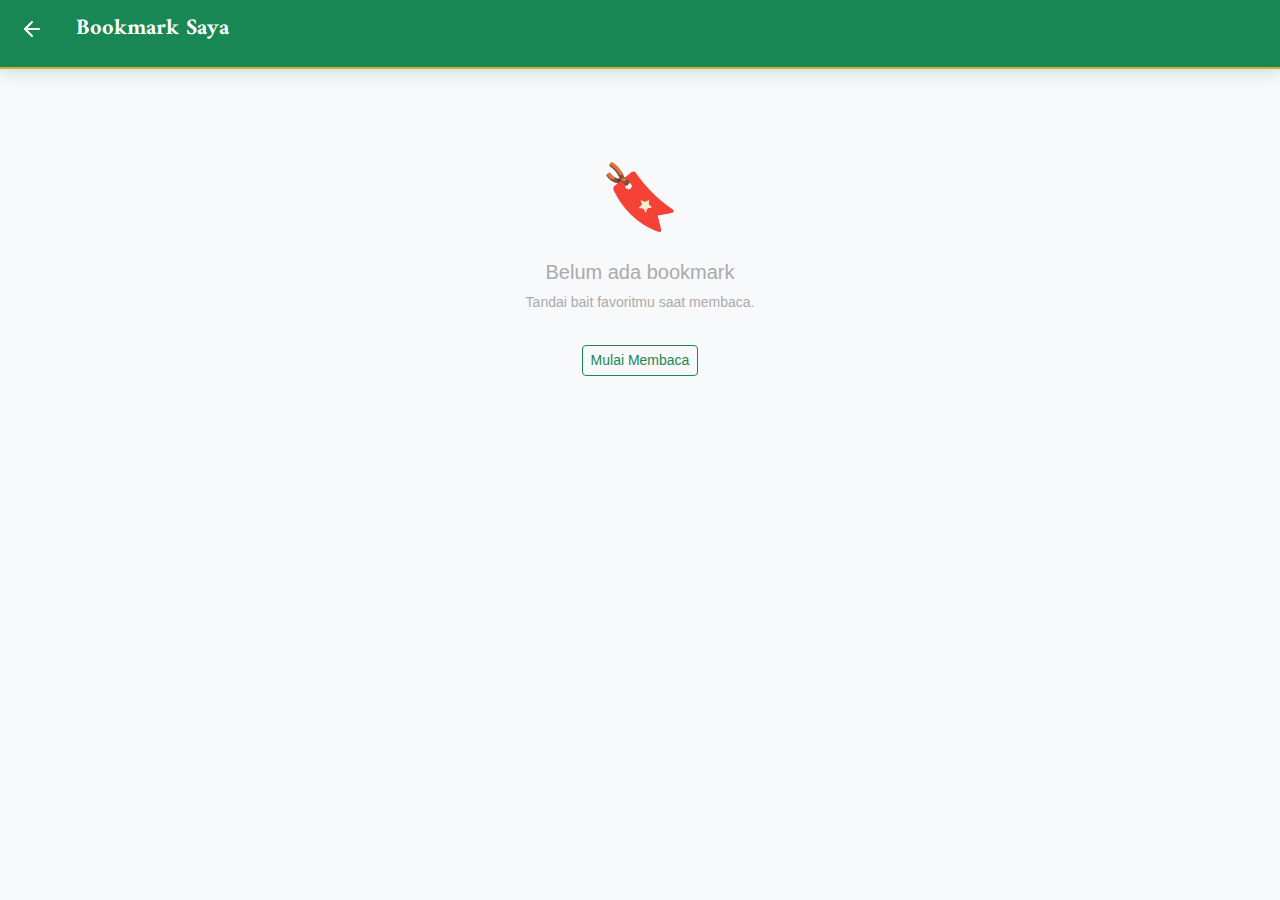
<file: favorit.html>
<!DOCTYPE html>
<html lang="id">
<head>
    <meta charset="UTF-8">
    <meta name="viewport" content="width=device-width, initial-scale=1.0">
    <title>Bookmark - Imrithi Digital</title>
    <link rel="stylesheet" href="assets/css/bootstrap@5.2.0.min.css">
    
    <style>
        /* --- [PENTING] LOAD FONT OFFLINE --- */
        /* Pastikan nama file di folder assets/fonts/ sesuai dengan ini */
        @font-face {
            font-family: 'Amiri';
            src: url('assets/fonts/Amiri-Regular.ttf'); /* Cek nama file: amiri-regular.ttf atau Amiri-Regular.ttf */
            font-weight: normal;
            font-style: normal;
        }
        @font-face {
            font-family: 'Amiri';
            src: url('assets/fonts/Amiri-Bold.ttf'); /* Cek nama file: amiri-bold.ttf */
            font-weight: 700;
            font-style: normal;
        }

        /* --- STYLE PREMIUM --- */
        :root {
            --primary: #198754;
            --gold: #d4af37;
            --gold-light: rgba(212, 175, 55, 0.75);
            --bg-light: #f8f9fa;
            --text-arab: #000;
            --text-latin: #4F5B55;
        }

        body { 
            background-color: var(--bg-light); 
            font-family: 'Segoe UI', sans-serif;
            padding-bottom: 50px;
        }

        /* 1. APPBAR */
        .app-navbar {
            background-color: var(--primary);
            border-bottom: 2px solid var(--gold) !important;
            padding-bottom: 10px;
            box-shadow: 0 4px 15px rgba(25, 135, 84, 0.2);
            position: sticky; top: 0; z-index: 1000;
        }
        .page-title {
            font-family: 'Amiri', serif; 
            font-size: 1.4rem; font-weight: 700; color: white;
        }

        /* 2. CARD PREMIUM */
        .nadhom-card {
            border: none;
            border-radius: 12px;
            background: white;
            box-shadow: 0 2px 8px rgba(0,0,0,0.05);
            margin-bottom: 15px;
            border-left: 4px solid var(--gold-light);
            transition: transform 0.2s;
        }
        
        .card-body { padding: 1.2rem; padding-bottom: 1rem; }

        /* Header Card */
        .card-header-custom {
            display: flex; justify-content: space-between; align-items: start;
            margin-bottom: 10px;
        }
        .badge-nomor {
            background-color: rgba(25, 135, 84, 0.1);
            color: var(--primary);
            font-weight: 600; font-size: 0.8rem;
            padding: 5px 10px; border-radius: 20px;
        }

        /* Tombol Aksi */
        .action-btn {
            border: none; background: none; padding: 4px;
            color: #999; transition: all 0.2s;
        }
        .btn-delete:hover { color: #dc3545; transform: scale(1.1); }
        .btn-open:hover { color: var(--primary); transform: scale(1.1); }

        /* --- FONT ARAB --- */
        .teks-arab {
            font-family: 'Amiri', serif !important; 
            font-size: 26px; 
            line-height: 2.0 !important; 
            text-align: center;
            color: var(--text-arab);
            margin: 10px 0;
            font-weight: 400; 
            cursor: pointer;
        }

        /* Terjemah */
        .terjemah-container {
            background-color: rgba(25, 135, 84, 0.04);
            border-radius: 8px;
            padding: 10px 12px;
            margin-top: 12px;
        }
        .terjemah-text {
            font-family: 'Segoe UI', sans-serif;
            font-size: 0.9rem;
            color: var(--text-latin);
            text-align: center;
            margin: 0;
            line-height: 1.45;
            font-weight: 500;
        }

        /* Empty State */
        .empty-state {
            text-align: center; margin-top: 80px; color: #aaa;
        }
        .empty-icon { font-size: 4rem; margin-bottom: 15px; color: #ddd; }

        /* Dark Mode */
        body.dark-mode { background-color: #121212; }
        body.dark-mode .nadhom-card { background-color: #1e1e1e; }
        body.dark-mode .teks-arab { color: #e0e0e0; }
        body.dark-mode .terjemah-container { background-color: rgba(255,255,255,0.05); }
        body.dark-mode .terjemah-text { color: #ccc; }
    </style>
</head>
<body>

    <nav class="app-navbar">
        <div class="container-fluid d-flex align-items-center py-2">
            <a href="index.html" class="text-white me-3 p-2">
                <svg xmlns="http://www.w3.org/2000/svg" width="24" height="24" viewBox="0 0 24 24" fill="none" stroke="currentColor" stroke-width="2" stroke-linecap="round" stroke-linejoin="round"><line x1="19" y1="12" x2="5" y2="12"></line><polyline points="12 19 5 12 12 5"></polyline></svg>
            </a>
            <span class="page-title ms-2">Bookmark Saya</span>
        </div>
    </nav>

    <div class="container mt-4" id="bookmark-container">
        </div>

    <script src="assets/js/bootstrap.bundle.min.js"></script>
    <script src="assets/js/data_nadhom.js"></script>

    <script>
        document.addEventListener('DOMContentLoaded', () => {
            if (localStorage.getItem('theme') === 'dark') document.body.classList.add('dark-mode');
            
            // --- SINKRONISASI UKURAN FONT ---
            let savedFont = localStorage.getItem('ukuranFont');
            let fontSize = savedFont ? parseInt(savedFont) : 26; 

            let style = document.createElement('style');
            style.innerHTML = `
                .teks-arab { 
                    font-size: ${fontSize}px !important; 
                    line-height: 2.0 !important;
                }
            `;
            document.head.appendChild(style);

            renderBookmarks();
        });

        function getBookmarks() {
            const data = localStorage.getItem('imrithi_favorit');
            return data ? JSON.parse(data) : [];
        }

        function renderBookmarks() {
            const container = document.getElementById('bookmark-container');
            const bookmarks = getBookmarks();

            if (bookmarks.length === 0) {
                container.innerHTML = `
                    <div class="empty-state">
                        <div class="empty-icon">🔖</div>
                        <h5>Belum ada bookmark</h5>
                        <p class="small">Tandai bait favoritmu saat membaca.</p>
                        <a href="daftar_isi.html" class="btn btn-outline-success btn-sm mt-3">Mulai Membaca</a>
                    </div>
                `;
                return;
            }

            let html = '';
            const sortedBookmarks = bookmarks.reverse(); 

            sortedBookmarks.forEach(id => {
                const bait = dataNadhom.find(item => item.id === id);
                
                if(bait) {
                    html += `
                    <div class="nadhom-card" id="card-${id}">
                        <div class="card-body">
                            
                            <div class="card-header-custom">
                                <span class="badge-nomor">Bait #${bait.id}</span>
                                <div>
                                    <button class="action-btn btn-open me-2" onclick="goToBait(${bait.id})" title="Buka di Bab">
                                        <svg xmlns="http://www.w3.org/2000/svg" width="20" height="20" viewBox="0 0 24 24" fill="none" stroke="currentColor" stroke-width="2" stroke-linecap="round" stroke-linejoin="round"><path d="M18 13v6a2 2 0 0 1-2 2H5a2 2 0 0 1-2-2V8a2 2 0 0 1 2-2h6"></path><polyline points="15 3 21 3 21 9"></polyline><line x1="10" y1="14" x2="21" y2="3"></line></svg>
                                    </button>
                                    <button class="action-btn btn-delete" onclick="removeBookmark(${bait.id})" title="Hapus">
                                        <svg xmlns="http://www.w3.org/2000/svg" width="20" height="20" viewBox="0 0 24 24" fill="none" stroke="currentColor" stroke-width="2" stroke-linecap="round" stroke-linejoin="round"><polyline points="3 6 5 6 21 6"></polyline><path d="M19 6v14a2 2 0 0 1-2 2H7a2 2 0 0 1-2-2V6m3 0V4a2 2 0 0 1 2-2h4a2 2 0 0 1 2 2v2"></path><line x1="10" y1="11" x2="10" y2="17"></line><line x1="14" y1="11" x2="14" y2="17"></line></svg>
                                    </button>
                                </div>
                            </div>

                            <div class="text-center">
                                <p class="teks-arab" dir="rtl">${bait.arab}</p>
                            </div>

                            <div class="terjemah-container">
                                <p class="terjemah-text">${bait.terjemah}</p>
                            </div>

                        </div>
                    </div>
                    `;
                }
            });

            container.innerHTML = html;
        }

        function removeBookmark(id) {
            if(confirm('Hapus bookmark ini?')) {
                let list = getBookmarks();
                const index = list.indexOf(id);
                if (index > -1) {
                    list.splice(index, 1);
                    localStorage.setItem('imrithi_favorit', JSON.stringify(list));
                    
                    const card = document.getElementById(`card-${id}`);
                    if(card) {
                        card.style.opacity = '0';
                        card.style.transform = 'translateX(50px)';
                        setTimeout(() => {
                            renderBookmarks(); 
                        }, 300);
                    }
                }
            }
        }

        function goToBait(id) {
            let rangeAkhir = id + 10; 
            if(rangeAkhir > dataNadhom.length) rangeAkhir = dataNadhom.length;
            window.location.href = `baca.html?mulai=${id}&akhir=${rangeAkhir}#bait-${id}`;
        }
    </script>

</body>
</html>
</file>
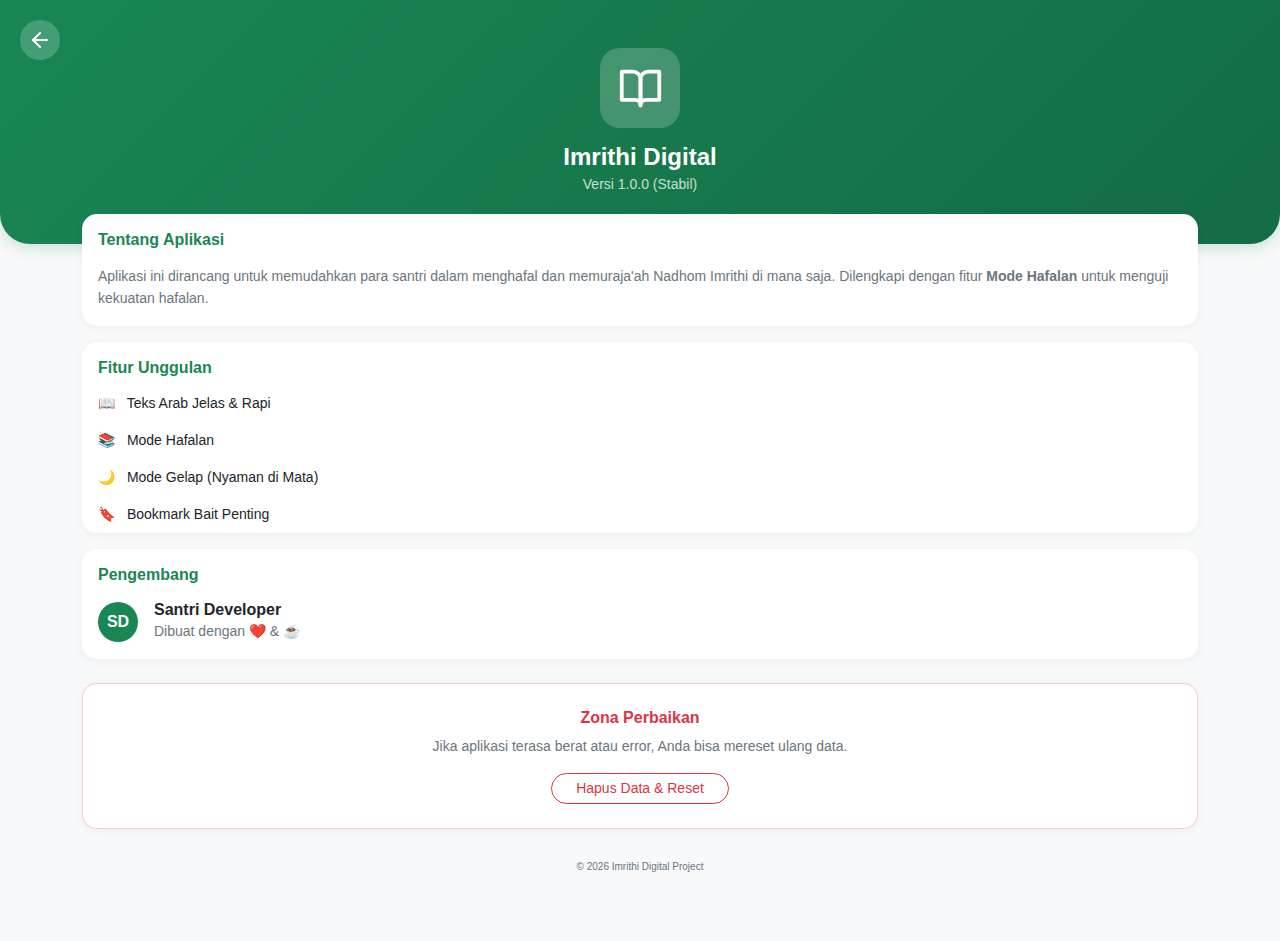
<file: tentang.html>
<!DOCTYPE html>
<html lang="id">
<head>
    <meta charset="UTF-8">
    <meta name="viewport" content="width=device-width, initial-scale=1.0">
    <title>Tentang - Imrithi Digital</title>
    <link rel="stylesheet" href="assets/css/bootstrap@5.2.0.min.css">
    <style>
        :root {
            --primary-color: #198754; /* Hijau NU/Santri */
            --bg-light: #f8f9fa;
        }
        body {
            background-color: var(--bg-light);
            font-family: 'Segoe UI', Tahoma, Geneva, Verdana, sans-serif;
        }
        .app-header {
            background: linear-gradient(135deg, #198754, #146c43);
            color: white;
            padding: 3rem 1rem;
            text-align: center;
            border-bottom-left-radius: 30px;
            border-bottom-right-radius: 30px;
            box-shadow: 0 4px 15px rgba(25, 135, 84, 0.2);
            position: relative;
        }
        .app-logo-shadow {
            background: rgba(255, 255, 255, 0.2);
            width: 80px;
            height: 80px;
            border-radius: 20px;
            display: flex;
            align-items: center;
            justify-content: center;
            margin: 0 auto 15px;
            backdrop-filter: blur(5px);
        }
        .card-custom {
            border: none;
            border-radius: 15px;
            box-shadow: 0 2px 10px rgba(0,0,0,0.05);
            margin-bottom: 1rem;
            overflow: hidden;
        }
        .btn-back {
            position: absolute;
            top: 20px;
            left: 20px;
            color: white;
            background: rgba(255,255,255,0.2);
            border: none;
            width: 40px;
            height: 40px;
            border-radius: 50%;
            display: flex;
            align-items: center;
            justify-content: center;
            text-decoration: none;
            transition: all 0.2s;
        }
        .btn-back:active { transform: scale(0.9); }
        
        /* Dark Mode Support */
        body.dark-mode { background-color: #121212; color: #fff; }
        body.dark-mode .app-header { background: linear-gradient(135deg, #0f5132, #0a3622); }
        body.dark-mode .card-custom { background-color: #1e1e1e; color: #fff; }
        body.dark-mode .text-muted { color: #aaa !important; }
        body.dark-mode .list-group-item { background-color: #1e1e1e; color: #fff; border-color: #333; }
    </style>
</head>
<body>

    <div class="app-header">
        <a href="index.html" class="btn-back">
            <svg xmlns="http://www.w3.org/2000/svg" width="24" height="24" fill="none" stroke="currentColor" stroke-width="2" stroke-linecap="round" stroke-linejoin="round"><line x1="19" y1="12" x2="5" y2="12"></line><polyline points="12 19 5 12 12 5"></polyline></svg>
        </a>

        <div class="app-logo-shadow">
            <svg xmlns="http://www.w3.org/2000/svg" width="45" height="45" viewBox="0 0 24 24" fill="none" stroke="white" stroke-width="2" stroke-linecap="round" stroke-linejoin="round"><path d="M2 3h6a4 4 0 0 1 4 4v14a3 3 0 0 0-3-3H2z"></path><path d="M22 3h-6a4 4 0 0 0-4 4v14a3 3 0 0 1 3-3h7z"></path></svg>
        </div>
        <h4 class="fw-bold mb-0">Imrithi Digital</h4>
        <small class="opacity-75">Versi 1.0.0 (Stabil)</small>
    </div>

    <div class="container mt-n4 pb-5" style="margin-top: -30px; position: relative; z-index: 2;">
        
        <div class="card card-custom p-3">
            <h6 class="fw-bold text-success mb-3">Tentang Aplikasi</h6>
            <p class="small text-muted mb-0" style="line-height: 1.6;">
                Aplikasi ini dirancang untuk memudahkan para santri dalam menghafal dan memuraja'ah Nadhom Imrithi di mana saja. Dilengkapi dengan fitur <strong>Mode Hafalan </strong> untuk menguji kekuatan hafalan.
            </p>
        </div>

        <div class="card card-custom">
            <div class="card-header bg-white border-bottom-0 pt-3 pb-0">
                <h6 class="fw-bold text-success">Fitur Unggulan</h6>
            </div>
            <div class="card-body p-0">
                <ul class="list-group list-group-flush small">
                    <li class="list-group-item border-0 py-2 ps-3">
                        <span class="me-2">📖</span> Teks Arab Jelas & Rapi
                    </li>
                    <li class="list-group-item border-0 py-2 ps-3">
                        <span class="me-2">📚</span> Mode Hafalan
                    </li>
                    <li class="list-group-item border-0 py-2 ps-3">
                        <span class="me-2">🌙</span> Mode Gelap (Nyaman di Mata)
                    </li>
                    <li class="list-group-item border-0 py-2 ps-3">
                        <span class="me-2">🔖</span> Bookmark Bait Penting
                    </li>
                </ul>
            </div>
        </div>

        <div class="card card-custom p-3">
            <h6 class="fw-bold text-success mb-3">Pengembang</h6>
            <div class="d-flex align-items-center">
                <div class="bg-success text-white rounded-circle d-flex align-items-center justify-content-center" style="width: 40px; height: 40px; font-weight: bold;">
                    SD
                </div>
                <div class="ms-3">
                    <h6 class="mb-0 fw-bold">Santri Developer</h6>
                    <small class="text-muted">Dibuat dengan ❤️ & ☕</small>
                </div>
            </div>
        </div>

        <div class="card card-custom border border-danger border-opacity-25 mt-4">
            <div class="card-body text-center p-4">
                <h6 class="fw-bold text-danger mb-2">Zona Perbaikan</h6>
                <p class="small text-muted mb-3">Jika aplikasi terasa berat atau error, Anda bisa mereset ulang data.</p>
                <button onclick="resetData()" class="btn btn-outline-danger btn-sm rounded-pill px-4">
                    Hapus Data & Reset
                </button>
            </div>
        </div>

        <div class="text-center mt-4 mb-3">
            <small class="text-muted" style="font-size: 10px;">
                &copy; 2026 Imrithi Digital Project
            </small>
        </div>

    </div>

    <script>
        // Cek Tema saat load
        if (localStorage.getItem('theme') === 'dark') {
            document.body.classList.add('dark-mode');
        }

        function resetData() {
            if(confirm("Yakin ingin mereset aplikasi? \nSemua bookmark dan pengaturan font akan kembali ke awal.")) {
                // Hapus LocalStorage
                localStorage.clear();
                
                // Animasi Loading
                document.body.innerHTML = `
                    <div style="height:100vh; display:flex; align-items:center; justify-content:center; background:#198754; color:white; flex-direction:column;">
                        <h3>Mereset...</h3>
                        <small>Aplikasi akan dimuat ulang</small>
                    </div>
                `;
                
                // Refresh setelah 1.5 detik
                setTimeout(() => {
                    window.location.href = "index.html";
                }, 1500);
            }
        }
    </script>

</body>
</html>
</file>
<file: assets/css/style.css>
/* ============================================================
   1. DARK MODE HARD-FIX (Prioritas Tertinggi)
   ============================================================ */
html.dark-mode, 
body.dark-mode { 
    background-color: #121212 !important; 
    color: #e0e0e0 !important;
}

:root {
    --warna-utama: #1B4D3E; /* Hijau Tua NU */
    --warna-emas: #D4AF37;  /* Emas */
    --warna-bg: #FDF6E3;    /* Krem Kertas */
    --font-arab: 'Amiri', serif;
    --font-latin: 'Poppins', sans-serif;
}

/* ============================================================
   2. REGISTER FONT LOKAL
   ============================================================ */
@font-face {
    font-family: 'Amiri';
    src: url('../fonts/Amiri-Regular.ttf') format('truetype');
}
@font-face {
    font-family: 'Poppins';
    src: url('../fonts/Poppins-Regular.ttf') format('truetype');
}

/* ============================================================
   3. KOMPONEN UMUM & BODY
   ============================================================ */
body {
    font-family: var(--font-latin);
    background-color: var(--warna-bg); 
    transition: background-color 0.3s ease, color 0.3s ease;
    padding-bottom: 80px; /* Space untuk player audio */
}

.app-navbar {
    background-color: var(--warna-utama);
    box-shadow: 0 4px 15px rgba(0,0,0,0.15);
}

.badge-nomor {
    background-color: var(--warna-utama);
    color: var(--warna-emas);
    font-family: var(--font-latin);
    border-radius: 8px;
    font-weight: 600;
    padding: 5px 10px;
    font-size: 0.8rem;
}

/* ============================================================
   4. CARD NADHOM (HALAMAN BACA)
   ============================================================ */
.nadhom-card {
    border: none;
    border-radius: 16px;
    background-color: white;
    box-shadow: 0 4px 12px rgba(0,0,0,0.05);
    border-left: 6px solid var(--warna-emas);
    transition: transform 0.2s, background-color 0.3s;
}

.nadhom-card:active {
    transform: scale(0.98);
}

.teks-arab {
    font-family: 'Amiri', serif;
    line-height: 1.8;
    word-spacing: 1px;
}

.nadhom-card .card-body {
    padding-left: 12px !important;
    padding-right: 12px !important;
    padding-top: 15px;
    padding-bottom: 15px;
}

.pemisah-bait {
    color: var(--warna-emas);
    margin: 0 5px;
    font-size: 16px;
}

/* ============================================================
   5. DAFTAR ISI (SMART LIST)
   ============================================================ */
.icon-bab {
    width: 42px; height: 42px;
    background-color: white;
    border-radius: 50%;
    display: flex; align-items: center; justify-content: center;
    color: var(--warna-utama);
    font-weight: 700;
    border: 2px solid var(--warna-emas);
    transition: all 0.3s ease;
}

.bab-item {
    transition: background-color 0.2s;
}

/* ============================================================
   6. HALAMAN HOME (MENU UTAMA)
   ============================================================ */
.home-bg {
    background: linear-gradient(135deg, #1B4D3E 0%, #0d2b22 100%);
    min-height: 100vh;
}

.judul-kitab {
    font-family: var(--font-arab);
    font-size: 3.5rem;
    color: var(--warna-emas);
    text-shadow: 0 4px 10px rgba(0,0,0,0.3);
}

.logo-box {
    width: 90px; height: 90px;
    background: rgba(255,255,255,0.1);
    border-radius: 50%;
    display: inline-flex; align-items: center; justify-content: center;
    border: 2px solid var(--warna-emas);
    box-shadow: 0 0 20px rgba(212, 175, 55, 0.3);
}

.menu-card {
    display: block;
    background: rgba(255, 255, 255, 0.1); 
    border-radius: 20px;
    color: white;
    border: 1px solid rgba(255,255,255,0.1);
    backdrop-filter: blur(5px);
    text-decoration: none;
    transition: transform 0.2s, background 0.3s;
}

.menu-card:active {
    transform: scale(0.95);
    background: rgba(255, 255, 255, 0.2);
}

/* ============================================================
   7. DARK MODE OVERRIDE (WAJIB PAKAI !IMPORTANT)
   ============================================================ */
body.dark-mode .nadhom-card {
    background-color: #1e1e1e !important;
    color: #fff !important;
}

body.dark-mode .teks-arab {
    color: #ffffff !important;
}

body.dark-mode .icon-bab {
    background-color: #2a2a2a !important;
    color: var(--warna-emas) !important;
}

body.dark-mode .list-group-item {
    background-color: #1e1e1e !important;
    border-color: #333 !important;
    color: #ddd !important;
}

body.dark-mode .text-muted {
    color: #a0a0a0 !important;
}

/* Audio Player Bar (Jika Ada) */
.audio-player-bar {
    z-index: 1050;
    background-color: white;
    border-top: 2px solid var(--warna-emas);
}

body.dark-mode .audio-player-bar {
    background-color: #1e1e1e !important;
    color: white;
}
</file>
<file: assets/css/bootstrap@5.2.0.min.css>
@charset "UTF-8";/*!
 * Bootstrap  v5.2.0 (https://getbootstrap.com/)
 * Copyright 2011-2022 The Bootstrap Authors
 * Copyright 2011-2022 Twitter, Inc.
 * Licensed under MIT (https://github.com/twbs/bootstrap/blob/main/LICENSE)
 */:root{--bs-blue:#0d6efd;--bs-indigo:#6610f2;--bs-purple:#6f42c1;--bs-pink:#d63384;--bs-red:#dc3545;--bs-orange:#fd7e14;--bs-yellow:#ffc107;--bs-green:#198754;--bs-teal:#20c997;--bs-cyan:#0dcaf0;--bs-black:#000;--bs-white:#fff;--bs-gray:#6c757d;--bs-gray-dark:#343a40;--bs-gray-100:#f8f9fa;--bs-gray-200:#e9ecef;--bs-gray-300:#dee2e6;--bs-gray-400:#ced4da;--bs-gray-500:#adb5bd;--bs-gray-600:#6c757d;--bs-gray-700:#495057;--bs-gray-800:#343a40;--bs-gray-900:#212529;--bs-primary:#0d6efd;--bs-secondary:#6c757d;--bs-success:#198754;--bs-info:#0dcaf0;--bs-warning:#ffc107;--bs-danger:#dc3545;--bs-light:#f8f9fa;--bs-dark:#212529;--bs-primary-rgb:13,110,253;--bs-secondary-rgb:108,117,125;--bs-success-rgb:25,135,84;--bs-info-rgb:13,202,240;--bs-warning-rgb:255,193,7;--bs-danger-rgb:220,53,69;--bs-light-rgb:248,249,250;--bs-dark-rgb:33,37,41;--bs-white-rgb:255,255,255;--bs-black-rgb:0,0,0;--bs-body-color-rgb:33,37,41;--bs-body-bg-rgb:255,255,255;--bs-font-sans-serif:system-ui,-apple-system,"Segoe UI",Roboto,"Helvetica Neue","Noto Sans","Liberation Sans",Arial,sans-serif,"Apple Color Emoji","Segoe UI Emoji","Segoe UI Symbol","Noto Color Emoji";--bs-font-monospace:SFMono-Regular,Menlo,Monaco,Consolas,"Liberation Mono","Courier New",monospace;--bs-gradient:linear-gradient(180deg, rgba(255, 255, 255, 0.15), rgba(255, 255, 255, 0));--bs-body-font-family:var(--bs-font-sans-serif);--bs-body-font-size:1rem;--bs-body-font-weight:400;--bs-body-line-height:1.5;--bs-body-color:#212529;--bs-body-bg:#fff;--bs-border-width:1px;--bs-border-style:solid;--bs-border-color:#dee2e6;--bs-border-color-translucent:rgba(0, 0, 0, 0.175);--bs-border-radius:0.375rem;--bs-border-radius-sm:0.25rem;--bs-border-radius-lg:0.5rem;--bs-border-radius-xl:1rem;--bs-border-radius-2xl:2rem;--bs-border-radius-pill:50rem;--bs-link-color:#0d6efd;--bs-link-hover-color:#0a58ca;--bs-code-color:#d63384;--bs-highlight-bg:#fff3cd}*,::after,::before{box-sizing:border-box}@media (prefers-reduced-motion:no-preference){:root{scroll-behavior:smooth}}body{margin:0;font-family:var(--bs-body-font-family);font-size:var(--bs-body-font-size);font-weight:var(--bs-body-font-weight);line-height:var(--bs-body-line-height);color:var(--bs-body-color);text-align:var(--bs-body-text-align);background-color:var(--bs-body-bg);-webkit-text-size-adjust:100%;-webkit-tap-highlight-color:transparent}hr{margin:1rem 0;color:inherit;border:0;border-top:1px solid;opacity:.25}.h1,.h2,.h3,.h4,.h5,.h6,h1,h2,h3,h4,h5,h6{margin-top:0;margin-bottom:.5rem;font-weight:500;line-height:1.2}.h1,h1{font-size:calc(1.375rem + 1.5vw)}@media (min-width:1200px){.h1,h1{font-size:2.5rem}}.h2,h2{font-size:calc(1.325rem + .9vw)}@media (min-width:1200px){.h2,h2{font-size:2rem}}.h3,h3{font-size:calc(1.3rem + .6vw)}@media (min-width:1200px){.h3,h3{font-size:1.75rem}}.h4,h4{font-size:calc(1.275rem + .3vw)}@media (min-width:1200px){.h4,h4{font-size:1.5rem}}.h5,h5{font-size:1.25rem}.h6,h6{font-size:1rem}p{margin-top:0;margin-bottom:1rem}abbr[title]{-webkit-text-decoration:underline dotted;text-decoration:underline dotted;cursor:help;-webkit-text-decoration-skip-ink:none;text-decoration-skip-ink:none}address{margin-bottom:1rem;font-style:normal;line-height:inherit}ol,ul{padding-left:2rem}dl,ol,ul{margin-top:0;margin-bottom:1rem}ol ol,ol ul,ul ol,ul ul{margin-bottom:0}dt{font-weight:700}dd{margin-bottom:.5rem;margin-left:0}blockquote{margin:0 0 1rem}b,strong{font-weight:bolder}.small,small{font-size:.875em}.mark,mark{padding:.1875em;background-color:var(--bs-highlight-bg)}sub,sup{position:relative;font-size:.75em;line-height:0;vertical-align:baseline}sub{bottom:-.25em}sup{top:-.5em}a{color:var(--bs-link-color);text-decoration:underline}a:hover{color:var(--bs-link-hover-color)}a:not([href]):not([class]),a:not([href]):not([class]):hover{color:inherit;text-decoration:none}code,kbd,pre,samp{font-family:var(--bs-font-monospace);font-size:1em}pre{display:block;margin-top:0;margin-bottom:1rem;overflow:auto;font-size:.875em}pre code{font-size:inherit;color:inherit;word-break:normal}code{font-size:.875em;color:var(--bs-code-color);word-wrap:break-word}a>code{color:inherit}kbd{padding:.1875rem .375rem;font-size:.875em;color:var(--bs-body-bg);background-color:var(--bs-body-color);border-radius:.25rem}kbd kbd{padding:0;font-size:1em}figure{margin:0 0 1rem}img,svg{vertical-align:middle}table{caption-side:bottom;border-collapse:collapse}caption{padding-top:.5rem;padding-bottom:.5rem;color:#6c757d;text-align:left}th{text-align:inherit;text-align:-webkit-match-parent}tbody,td,tfoot,th,thead,tr{border-color:inherit;border-style:solid;border-width:0}label{display:inline-block}button{border-radius:0}button:focus:not(:focus-visible){outline:0}button,input,optgroup,select,textarea{margin:0;font-family:inherit;font-size:inherit;line-height:inherit}button,select{text-transform:none}[role=button]{cursor:pointer}select{word-wrap:normal}select:disabled{opacity:1}[list]:not([type=date]):not([type=datetime-local]):not([type=month]):not([type=week]):not([type=time])::-webkit-calendar-picker-indicator{display:none!important}[type=button],[type=reset],[type=submit],button{-webkit-appearance:button}[type=button]:not(:disabled),[type=reset]:not(:disabled),[type=submit]:not(:disabled),button:not(:disabled){cursor:pointer}::-moz-focus-inner{padding:0;border-style:none}textarea{resize:vertical}fieldset{min-width:0;padding:0;margin:0;border:0}legend{float:left;width:100%;padding:0;margin-bottom:.5rem;font-size:calc(1.275rem + .3vw);line-height:inherit}@media (min-width:1200px){legend{font-size:1.5rem}}legend+*{clear:left}::-webkit-datetime-edit-day-field,::-webkit-datetime-edit-fields-wrapper,::-webkit-datetime-edit-hour-field,::-webkit-datetime-edit-minute,::-webkit-datetime-edit-month-field,::-webkit-datetime-edit-text,::-webkit-datetime-edit-year-field{padding:0}::-webkit-inner-spin-button{height:auto}[type=search]{outline-offset:-2px;-webkit-appearance:textfield}::-webkit-search-decoration{-webkit-appearance:none}::-webkit-color-swatch-wrapper{padding:0}::-webkit-file-upload-button{font:inherit;-webkit-appearance:button}::file-selector-button{font:inherit;-webkit-appearance:button}output{display:inline-block}iframe{border:0}summary{display:list-item;cursor:pointer}progress{vertical-align:baseline}[hidden]{display:none!important}.lead{font-size:1.25rem;font-weight:300}.display-1{font-size:calc(1.625rem + 4.5vw);font-weight:300;line-height:1.2}@media (min-width:1200px){.display-1{font-size:5rem}}.display-2{font-size:calc(1.575rem + 3.9vw);font-weight:300;line-height:1.2}@media (min-width:1200px){.display-2{font-size:4.5rem}}.display-3{font-size:calc(1.525rem + 3.3vw);font-weight:300;line-height:1.2}@media (min-width:1200px){.display-3{font-size:4rem}}.display-4{font-size:calc(1.475rem + 2.7vw);font-weight:300;line-height:1.2}@media (min-width:1200px){.display-4{font-size:3.5rem}}.display-5{font-size:calc(1.425rem + 2.1vw);font-weight:300;line-height:1.2}@media (min-width:1200px){.display-5{font-size:3rem}}.display-6{font-size:calc(1.375rem + 1.5vw);font-weight:300;line-height:1.2}@media (min-width:1200px){.display-6{font-size:2.5rem}}.list-unstyled{padding-left:0;list-style:none}.list-inline{padding-left:0;list-style:none}.list-inline-item{display:inline-block}.list-inline-item:not(:last-child){margin-right:.5rem}.initialism{font-size:.875em;text-transform:uppercase}.blockquote{margin-bottom:1rem;font-size:1.25rem}.blockquote>:last-child{margin-bottom:0}.blockquote-footer{margin-top:-1rem;margin-bottom:1rem;font-size:.875em;color:#6c757d}.blockquote-footer::before{content:"— "}.img-fluid{max-width:100%;height:auto}.img-thumbnail{padding:.25rem;background-color:#fff;border:1px solid var(--bs-border-color);border-radius:.375rem;max-width:100%;height:auto}.figure{display:inline-block}.figure-img{margin-bottom:.5rem;line-height:1}.figure-caption{font-size:.875em;color:#6c757d}.container,.container-fluid,.container-lg,.container-md,.container-sm,.container-xl,.container-xxl{--bs-gutter-x:1.5rem;--bs-gutter-y:0;width:100%;padding-right:calc(var(--bs-gutter-x) * .5);padding-left:calc(var(--bs-gutter-x) * .5);margin-right:auto;margin-left:auto}@media (min-width:576px){.container,.container-sm{max-width:540px}}@media (min-width:768px){.container,.container-md,.container-sm{max-width:720px}}@media (min-width:992px){.container,.container-lg,.container-md,.container-sm{max-width:960px}}@media (min-width:1200px){.container,.container-lg,.container-md,.container-sm,.container-xl{max-width:1140px}}@media (min-width:1400px){.container,.container-lg,.container-md,.container-sm,.container-xl,.container-xxl{max-width:1320px}}.row{--bs-gutter-x:1.5rem;--bs-gutter-y:0;display:flex;flex-wrap:wrap;margin-top:calc(-1 * var(--bs-gutter-y));margin-right:calc(-.5 * var(--bs-gutter-x));margin-left:calc(-.5 * var(--bs-gutter-x))}.row>*{flex-shrink:0;width:100%;max-width:100%;padding-right:calc(var(--bs-gutter-x) * .5);padding-left:calc(var(--bs-gutter-x) * .5);margin-top:var(--bs-gutter-y)}.col{flex:1 0 0%}.row-cols-auto>*{flex:0 0 auto;width:auto}.row-cols-1>*{flex:0 0 auto;width:100%}.row-cols-2>*{flex:0 0 auto;width:50%}.row-cols-3>*{flex:0 0 auto;width:33.3333333333%}.row-cols-4>*{flex:0 0 auto;width:25%}.row-cols-5>*{flex:0 0 auto;width:20%}.row-cols-6>*{flex:0 0 auto;width:16.6666666667%}.col-auto{flex:0 0 auto;width:auto}.col-1{flex:0 0 auto;width:8.33333333%}.col-2{flex:0 0 auto;width:16.66666667%}.col-3{flex:0 0 auto;width:25%}.col-4{flex:0 0 auto;width:33.33333333%}.col-5{flex:0 0 auto;width:41.66666667%}.col-6{flex:0 0 auto;width:50%}.col-7{flex:0 0 auto;width:58.33333333%}.col-8{flex:0 0 auto;width:66.66666667%}.col-9{flex:0 0 auto;width:75%}.col-10{flex:0 0 auto;width:83.33333333%}.col-11{flex:0 0 auto;width:91.66666667%}.col-12{flex:0 0 auto;width:100%}.offset-1{margin-left:8.33333333%}.offset-2{margin-left:16.66666667%}.offset-3{margin-left:25%}.offset-4{margin-left:33.33333333%}.offset-5{margin-left:41.66666667%}.offset-6{margin-left:50%}.offset-7{margin-left:58.33333333%}.offset-8{margin-left:66.66666667%}.offset-9{margin-left:75%}.offset-10{margin-left:83.33333333%}.offset-11{margin-left:91.66666667%}.g-0,.gx-0{--bs-gutter-x:0}.g-0,.gy-0{--bs-gutter-y:0}.g-1,.gx-1{--bs-gutter-x:0.25rem}.g-1,.gy-1{--bs-gutter-y:0.25rem}.g-2,.gx-2{--bs-gutter-x:0.5rem}.g-2,.gy-2{--bs-gutter-y:0.5rem}.g-3,.gx-3{--bs-gutter-x:1rem}.g-3,.gy-3{--bs-gutter-y:1rem}.g-4,.gx-4{--bs-gutter-x:1.5rem}.g-4,.gy-4{--bs-gutter-y:1.5rem}.g-5,.gx-5{--bs-gutter-x:3rem}.g-5,.gy-5{--bs-gutter-y:3rem}@media (min-width:576px){.col-sm{flex:1 0 0%}.row-cols-sm-auto>*{flex:0 0 auto;width:auto}.row-cols-sm-1>*{flex:0 0 auto;width:100%}.row-cols-sm-2>*{flex:0 0 auto;width:50%}.row-cols-sm-3>*{flex:0 0 auto;width:33.3333333333%}.row-cols-sm-4>*{flex:0 0 auto;width:25%}.row-cols-sm-5>*{flex:0 0 auto;width:20%}.row-cols-sm-6>*{flex:0 0 auto;width:16.6666666667%}.col-sm-auto{flex:0 0 auto;width:auto}.col-sm-1{flex:0 0 auto;width:8.33333333%}.col-sm-2{flex:0 0 auto;width:16.66666667%}.col-sm-3{flex:0 0 auto;width:25%}.col-sm-4{flex:0 0 auto;width:33.33333333%}.col-sm-5{flex:0 0 auto;width:41.66666667%}.col-sm-6{flex:0 0 auto;width:50%}.col-sm-7{flex:0 0 auto;width:58.33333333%}.col-sm-8{flex:0 0 auto;width:66.66666667%}.col-sm-9{flex:0 0 auto;width:75%}.col-sm-10{flex:0 0 auto;width:83.33333333%}.col-sm-11{flex:0 0 auto;width:91.66666667%}.col-sm-12{flex:0 0 auto;width:100%}.offset-sm-0{margin-left:0}.offset-sm-1{margin-left:8.33333333%}.offset-sm-2{margin-left:16.66666667%}.offset-sm-3{margin-left:25%}.offset-sm-4{margin-left:33.33333333%}.offset-sm-5{margin-left:41.66666667%}.offset-sm-6{margin-left:50%}.offset-sm-7{margin-left:58.33333333%}.offset-sm-8{margin-left:66.66666667%}.offset-sm-9{margin-left:75%}.offset-sm-10{margin-left:83.33333333%}.offset-sm-11{margin-left:91.66666667%}.g-sm-0,.gx-sm-0{--bs-gutter-x:0}.g-sm-0,.gy-sm-0{--bs-gutter-y:0}.g-sm-1,.gx-sm-1{--bs-gutter-x:0.25rem}.g-sm-1,.gy-sm-1{--bs-gutter-y:0.25rem}.g-sm-2,.gx-sm-2{--bs-gutter-x:0.5rem}.g-sm-2,.gy-sm-2{--bs-gutter-y:0.5rem}.g-sm-3,.gx-sm-3{--bs-gutter-x:1rem}.g-sm-3,.gy-sm-3{--bs-gutter-y:1rem}.g-sm-4,.gx-sm-4{--bs-gutter-x:1.5rem}.g-sm-4,.gy-sm-4{--bs-gutter-y:1.5rem}.g-sm-5,.gx-sm-5{--bs-gutter-x:3rem}.g-sm-5,.gy-sm-5{--bs-gutter-y:3rem}}@media (min-width:768px){.col-md{flex:1 0 0%}.row-cols-md-auto>*{flex:0 0 auto;width:auto}.row-cols-md-1>*{flex:0 0 auto;width:100%}.row-cols-md-2>*{flex:0 0 auto;width:50%}.row-cols-md-3>*{flex:0 0 auto;width:33.3333333333%}.row-cols-md-4>*{flex:0 0 auto;width:25%}.row-cols-md-5>*{flex:0 0 auto;width:20%}.row-cols-md-6>*{flex:0 0 auto;width:16.6666666667%}.col-md-auto{flex:0 0 auto;width:auto}.col-md-1{flex:0 0 auto;width:8.33333333%}.col-md-2{flex:0 0 auto;width:16.66666667%}.col-md-3{flex:0 0 auto;width:25%}.col-md-4{flex:0 0 auto;width:33.33333333%}.col-md-5{flex:0 0 auto;width:41.66666667%}.col-md-6{flex:0 0 auto;width:50%}.col-md-7{flex:0 0 auto;width:58.33333333%}.col-md-8{flex:0 0 auto;width:66.66666667%}.col-md-9{flex:0 0 auto;width:75%}.col-md-10{flex:0 0 auto;width:83.33333333%}.col-md-11{flex:0 0 auto;width:91.66666667%}.col-md-12{flex:0 0 auto;width:100%}.offset-md-0{margin-left:0}.offset-md-1{margin-left:8.33333333%}.offset-md-2{margin-left:16.66666667%}.offset-md-3{margin-left:25%}.offset-md-4{margin-left:33.33333333%}.offset-md-5{margin-left:41.66666667%}.offset-md-6{margin-left:50%}.offset-md-7{margin-left:58.33333333%}.offset-md-8{margin-left:66.66666667%}.offset-md-9{margin-left:75%}.offset-md-10{margin-left:83.33333333%}.offset-md-11{margin-left:91.66666667%}.g-md-0,.gx-md-0{--bs-gutter-x:0}.g-md-0,.gy-md-0{--bs-gutter-y:0}.g-md-1,.gx-md-1{--bs-gutter-x:0.25rem}.g-md-1,.gy-md-1{--bs-gutter-y:0.25rem}.g-md-2,.gx-md-2{--bs-gutter-x:0.5rem}.g-md-2,.gy-md-2{--bs-gutter-y:0.5rem}.g-md-3,.gx-md-3{--bs-gutter-x:1rem}.g-md-3,.gy-md-3{--bs-gutter-y:1rem}.g-md-4,.gx-md-4{--bs-gutter-x:1.5rem}.g-md-4,.gy-md-4{--bs-gutter-y:1.5rem}.g-md-5,.gx-md-5{--bs-gutter-x:3rem}.g-md-5,.gy-md-5{--bs-gutter-y:3rem}}@media (min-width:992px){.col-lg{flex:1 0 0%}.row-cols-lg-auto>*{flex:0 0 auto;width:auto}.row-cols-lg-1>*{flex:0 0 auto;width:100%}.row-cols-lg-2>*{flex:0 0 auto;width:50%}.row-cols-lg-3>*{flex:0 0 auto;width:33.3333333333%}.row-cols-lg-4>*{flex:0 0 auto;width:25%}.row-cols-lg-5>*{flex:0 0 auto;width:20%}.row-cols-lg-6>*{flex:0 0 auto;width:16.6666666667%}.col-lg-auto{flex:0 0 auto;width:auto}.col-lg-1{flex:0 0 auto;width:8.33333333%}.col-lg-2{flex:0 0 auto;width:16.66666667%}.col-lg-3{flex:0 0 auto;width:25%}.col-lg-4{flex:0 0 auto;width:33.33333333%}.col-lg-5{flex:0 0 auto;width:41.66666667%}.col-lg-6{flex:0 0 auto;width:50%}.col-lg-7{flex:0 0 auto;width:58.33333333%}.col-lg-8{flex:0 0 auto;width:66.66666667%}.col-lg-9{flex:0 0 auto;width:75%}.col-lg-10{flex:0 0 auto;width:83.33333333%}.col-lg-11{flex:0 0 auto;width:91.66666667%}.col-lg-12{flex:0 0 auto;width:100%}.offset-lg-0{margin-left:0}.offset-lg-1{margin-left:8.33333333%}.offset-lg-2{margin-left:16.66666667%}.offset-lg-3{margin-left:25%}.offset-lg-4{margin-left:33.33333333%}.offset-lg-5{margin-left:41.66666667%}.offset-lg-6{margin-left:50%}.offset-lg-7{margin-left:58.33333333%}.offset-lg-8{margin-left:66.66666667%}.offset-lg-9{margin-left:75%}.offset-lg-10{margin-left:83.33333333%}.offset-lg-11{margin-left:91.66666667%}.g-lg-0,.gx-lg-0{--bs-gutter-x:0}.g-lg-0,.gy-lg-0{--bs-gutter-y:0}.g-lg-1,.gx-lg-1{--bs-gutter-x:0.25rem}.g-lg-1,.gy-lg-1{--bs-gutter-y:0.25rem}.g-lg-2,.gx-lg-2{--bs-gutter-x:0.5rem}.g-lg-2,.gy-lg-2{--bs-gutter-y:0.5rem}.g-lg-3,.gx-lg-3{--bs-gutter-x:1rem}.g-lg-3,.gy-lg-3{--bs-gutter-y:1rem}.g-lg-4,.gx-lg-4{--bs-gutter-x:1.5rem}.g-lg-4,.gy-lg-4{--bs-gutter-y:1.5rem}.g-lg-5,.gx-lg-5{--bs-gutter-x:3rem}.g-lg-5,.gy-lg-5{--bs-gutter-y:3rem}}@media (min-width:1200px){.col-xl{flex:1 0 0%}.row-cols-xl-auto>*{flex:0 0 auto;width:auto}.row-cols-xl-1>*{flex:0 0 auto;width:100%}.row-cols-xl-2>*{flex:0 0 auto;width:50%}.row-cols-xl-3>*{flex:0 0 auto;width:33.3333333333%}.row-cols-xl-4>*{flex:0 0 auto;width:25%}.row-cols-xl-5>*{flex:0 0 auto;width:20%}.row-cols-xl-6>*{flex:0 0 auto;width:16.6666666667%}.col-xl-auto{flex:0 0 auto;width:auto}.col-xl-1{flex:0 0 auto;width:8.33333333%}.col-xl-2{flex:0 0 auto;width:16.66666667%}.col-xl-3{flex:0 0 auto;width:25%}.col-xl-4{flex:0 0 auto;width:33.33333333%}.col-xl-5{flex:0 0 auto;width:41.66666667%}.col-xl-6{flex:0 0 auto;width:50%}.col-xl-7{flex:0 0 auto;width:58.33333333%}.col-xl-8{flex:0 0 auto;width:66.66666667%}.col-xl-9{flex:0 0 auto;width:75%}.col-xl-10{flex:0 0 auto;width:83.33333333%}.col-xl-11{flex:0 0 auto;width:91.66666667%}.col-xl-12{flex:0 0 auto;width:100%}.offset-xl-0{margin-left:0}.offset-xl-1{margin-left:8.33333333%}.offset-xl-2{margin-left:16.66666667%}.offset-xl-3{margin-left:25%}.offset-xl-4{margin-left:33.33333333%}.offset-xl-5{margin-left:41.66666667%}.offset-xl-6{margin-left:50%}.offset-xl-7{margin-left:58.33333333%}.offset-xl-8{margin-left:66.66666667%}.offset-xl-9{margin-left:75%}.offset-xl-10{margin-left:83.33333333%}.offset-xl-11{margin-left:91.66666667%}.g-xl-0,.gx-xl-0{--bs-gutter-x:0}.g-xl-0,.gy-xl-0{--bs-gutter-y:0}.g-xl-1,.gx-xl-1{--bs-gutter-x:0.25rem}.g-xl-1,.gy-xl-1{--bs-gutter-y:0.25rem}.g-xl-2,.gx-xl-2{--bs-gutter-x:0.5rem}.g-xl-2,.gy-xl-2{--bs-gutter-y:0.5rem}.g-xl-3,.gx-xl-3{--bs-gutter-x:1rem}.g-xl-3,.gy-xl-3{--bs-gutter-y:1rem}.g-xl-4,.gx-xl-4{--bs-gutter-x:1.5rem}.g-xl-4,.gy-xl-4{--bs-gutter-y:1.5rem}.g-xl-5,.gx-xl-5{--bs-gutter-x:3rem}.g-xl-5,.gy-xl-5{--bs-gutter-y:3rem}}@media (min-width:1400px){.col-xxl{flex:1 0 0%}.row-cols-xxl-auto>*{flex:0 0 auto;width:auto}.row-cols-xxl-1>*{flex:0 0 auto;width:100%}.row-cols-xxl-2>*{flex:0 0 auto;width:50%}.row-cols-xxl-3>*{flex:0 0 auto;width:33.3333333333%}.row-cols-xxl-4>*{flex:0 0 auto;width:25%}.row-cols-xxl-5>*{flex:0 0 auto;width:20%}.row-cols-xxl-6>*{flex:0 0 auto;width:16.6666666667%}.col-xxl-auto{flex:0 0 auto;width:auto}.col-xxl-1{flex:0 0 auto;width:8.33333333%}.col-xxl-2{flex:0 0 auto;width:16.66666667%}.col-xxl-3{flex:0 0 auto;width:25%}.col-xxl-4{flex:0 0 auto;width:33.33333333%}.col-xxl-5{flex:0 0 auto;width:41.66666667%}.col-xxl-6{flex:0 0 auto;width:50%}.col-xxl-7{flex:0 0 auto;width:58.33333333%}.col-xxl-8{flex:0 0 auto;width:66.66666667%}.col-xxl-9{flex:0 0 auto;width:75%}.col-xxl-10{flex:0 0 auto;width:83.33333333%}.col-xxl-11{flex:0 0 auto;width:91.66666667%}.col-xxl-12{flex:0 0 auto;width:100%}.offset-xxl-0{margin-left:0}.offset-xxl-1{margin-left:8.33333333%}.offset-xxl-2{margin-left:16.66666667%}.offset-xxl-3{margin-left:25%}.offset-xxl-4{margin-left:33.33333333%}.offset-xxl-5{margin-left:41.66666667%}.offset-xxl-6{margin-left:50%}.offset-xxl-7{margin-left:58.33333333%}.offset-xxl-8{margin-left:66.66666667%}.offset-xxl-9{margin-left:75%}.offset-xxl-10{margin-left:83.33333333%}.offset-xxl-11{margin-left:91.66666667%}.g-xxl-0,.gx-xxl-0{--bs-gutter-x:0}.g-xxl-0,.gy-xxl-0{--bs-gutter-y:0}.g-xxl-1,.gx-xxl-1{--bs-gutter-x:0.25rem}.g-xxl-1,.gy-xxl-1{--bs-gutter-y:0.25rem}.g-xxl-2,.gx-xxl-2{--bs-gutter-x:0.5rem}.g-xxl-2,.gy-xxl-2{--bs-gutter-y:0.5rem}.g-xxl-3,.gx-xxl-3{--bs-gutter-x:1rem}.g-xxl-3,.gy-xxl-3{--bs-gutter-y:1rem}.g-xxl-4,.gx-xxl-4{--bs-gutter-x:1.5rem}.g-xxl-4,.gy-xxl-4{--bs-gutter-y:1.5rem}.g-xxl-5,.gx-xxl-5{--bs-gutter-x:3rem}.g-xxl-5,.gy-xxl-5{--bs-gutter-y:3rem}}.table{--bs-table-color:var(--bs-body-color);--bs-table-bg:transparent;--bs-table-border-color:var(--bs-border-color);--bs-table-accent-bg:transparent;--bs-table-striped-color:var(--bs-body-color);--bs-table-striped-bg:rgba(0, 0, 0, 0.05);--bs-table-active-color:var(--bs-body-color);--bs-table-active-bg:rgba(0, 0, 0, 0.1);--bs-table-hover-color:var(--bs-body-color);--bs-table-hover-bg:rgba(0, 0, 0, 0.075);width:100%;margin-bottom:1rem;color:var(--bs-table-color);vertical-align:top;border-color:var(--bs-table-border-color)}.table>:not(caption)>*>*{padding:.5rem .5rem;background-color:var(--bs-table-bg);border-bottom-width:1px;box-shadow:inset 0 0 0 9999px var(--bs-table-accent-bg)}.table>tbody{vertical-align:inherit}.table>thead{vertical-align:bottom}.table-group-divider{border-top:2px solid currentcolor}.caption-top{caption-side:top}.table-sm>:not(caption)>*>*{padding:.25rem .25rem}.table-bordered>:not(caption)>*{border-width:1px 0}.table-bordered>:not(caption)>*>*{border-width:0 1px}.table-borderless>:not(caption)>*>*{border-bottom-width:0}.table-borderless>:not(:first-child){border-top-width:0}.table-striped>tbody>tr:nth-of-type(odd)>*{--bs-table-accent-bg:var(--bs-table-striped-bg);color:var(--bs-table-striped-color)}.table-striped-columns>:not(caption)>tr>:nth-child(2n){--bs-table-accent-bg:var(--bs-table-striped-bg);color:var(--bs-table-striped-color)}.table-active{--bs-table-accent-bg:var(--bs-table-active-bg);color:var(--bs-table-active-color)}.table-hover>tbody>tr:hover>*{--bs-table-accent-bg:var(--bs-table-hover-bg);color:var(--bs-table-hover-color)}.table-primary{--bs-table-color:#000;--bs-table-bg:#cfe2ff;--bs-table-border-color:#bacbe6;--bs-table-striped-bg:#c5d7f2;--bs-table-striped-color:#000;--bs-table-active-bg:#bacbe6;--bs-table-active-color:#000;--bs-table-hover-bg:#bfd1ec;--bs-table-hover-color:#000;color:var(--bs-table-color);border-color:var(--bs-table-border-color)}.table-secondary{--bs-table-color:#000;--bs-table-bg:#e2e3e5;--bs-table-border-color:#cbccce;--bs-table-striped-bg:#d7d8da;--bs-table-striped-color:#000;--bs-table-active-bg:#cbccce;--bs-table-active-color:#000;--bs-table-hover-bg:#d1d2d4;--bs-table-hover-color:#000;color:var(--bs-table-color);border-color:var(--bs-table-border-color)}.table-success{--bs-table-color:#000;--bs-table-bg:#d1e7dd;--bs-table-border-color:#bcd0c7;--bs-table-striped-bg:#c7dbd2;--bs-table-striped-color:#000;--bs-table-active-bg:#bcd0c7;--bs-table-active-color:#000;--bs-table-hover-bg:#c1d6cc;--bs-table-hover-color:#000;color:var(--bs-table-color);border-color:var(--bs-table-border-color)}.table-info{--bs-table-color:#000;--bs-table-bg:#cff4fc;--bs-table-border-color:#badce3;--bs-table-striped-bg:#c5e8ef;--bs-table-striped-color:#000;--bs-table-active-bg:#badce3;--bs-table-active-color:#000;--bs-table-hover-bg:#bfe2e9;--bs-table-hover-color:#000;color:var(--bs-table-color);border-color:var(--bs-table-border-color)}.table-warning{--bs-table-color:#000;--bs-table-bg:#fff3cd;--bs-table-border-color:#e6dbb9;--bs-table-striped-bg:#f2e7c3;--bs-table-striped-color:#000;--bs-table-active-bg:#e6dbb9;--bs-table-active-color:#000;--bs-table-hover-bg:#ece1be;--bs-table-hover-color:#000;color:var(--bs-table-color);border-color:var(--bs-table-border-color)}.table-danger{--bs-table-color:#000;--bs-table-bg:#f8d7da;--bs-table-border-color:#dfc2c4;--bs-table-striped-bg:#eccccf;--bs-table-striped-color:#000;--bs-table-active-bg:#dfc2c4;--bs-table-active-color:#000;--bs-table-hover-bg:#e5c7ca;--bs-table-hover-color:#000;color:var(--bs-table-color);border-color:var(--bs-table-border-color)}.table-light{--bs-table-color:#000;--bs-table-bg:#f8f9fa;--bs-table-border-color:#dfe0e1;--bs-table-striped-bg:#ecedee;--bs-table-striped-color:#000;--bs-table-active-bg:#dfe0e1;--bs-table-active-color:#000;--bs-table-hover-bg:#e5e6e7;--bs-table-hover-color:#000;color:var(--bs-table-color);border-color:var(--bs-table-border-color)}.table-dark{--bs-table-color:#fff;--bs-table-bg:#212529;--bs-table-border-color:#373b3e;--bs-table-striped-bg:#2c3034;--bs-table-striped-color:#fff;--bs-table-active-bg:#373b3e;--bs-table-active-color:#fff;--bs-table-hover-bg:#323539;--bs-table-hover-color:#fff;color:var(--bs-table-color);border-color:var(--bs-table-border-color)}.table-responsive{overflow-x:auto;-webkit-overflow-scrolling:touch}@media (max-width:575.98px){.table-responsive-sm{overflow-x:auto;-webkit-overflow-scrolling:touch}}@media (max-width:767.98px){.table-responsive-md{overflow-x:auto;-webkit-overflow-scrolling:touch}}@media (max-width:991.98px){.table-responsive-lg{overflow-x:auto;-webkit-overflow-scrolling:touch}}@media (max-width:1199.98px){.table-responsive-xl{overflow-x:auto;-webkit-overflow-scrolling:touch}}@media (max-width:1399.98px){.table-responsive-xxl{overflow-x:auto;-webkit-overflow-scrolling:touch}}.form-label{margin-bottom:.5rem}.col-form-label{padding-top:calc(.375rem + 1px);padding-bottom:calc(.375rem + 1px);margin-bottom:0;font-size:inherit;line-height:1.5}.col-form-label-lg{padding-top:calc(.5rem + 1px);padding-bottom:calc(.5rem + 1px);font-size:1.25rem}.col-form-label-sm{padding-top:calc(.25rem + 1px);padding-bottom:calc(.25rem + 1px);font-size:.875rem}.form-text{margin-top:.25rem;font-size:.875em;color:#6c757d}.form-control{display:block;width:100%;padding:.375rem .75rem;font-size:1rem;font-weight:400;line-height:1.5;color:#212529;background-color:#fff;background-clip:padding-box;border:1px solid #ced4da;-webkit-appearance:none;-moz-appearance:none;appearance:none;border-radius:.375rem;transition:border-color .15s ease-in-out,box-shadow .15s ease-in-out}@media (prefers-reduced-motion:reduce){.form-control{transition:none}}.form-control[type=file]{overflow:hidden}.form-control[type=file]:not(:disabled):not([readonly]){cursor:pointer}.form-control:focus{color:#212529;background-color:#fff;border-color:#86b7fe;outline:0;box-shadow:0 0 0 .25rem rgba(13,110,253,.25)}.form-control::-webkit-date-and-time-value{height:1.5em}.form-control::-moz-placeholder{color:#6c757d;opacity:1}.form-control::placeholder{color:#6c757d;opacity:1}.form-control:disabled{background-color:#e9ecef;opacity:1}.form-control::-webkit-file-upload-button{padding:.375rem .75rem;margin:-.375rem -.75rem;-webkit-margin-end:.75rem;margin-inline-end:.75rem;color:#212529;background-color:#e9ecef;pointer-events:none;border-color:inherit;border-style:solid;border-width:0;border-inline-end-width:1px;border-radius:0;-webkit-transition:color .15s ease-in-out,background-color .15s ease-in-out,border-color .15s ease-in-out,box-shadow .15s ease-in-out;transition:color .15s ease-in-out,background-color .15s ease-in-out,border-color .15s ease-in-out,box-shadow .15s ease-in-out}.form-control::file-selector-button{padding:.375rem .75rem;margin:-.375rem -.75rem;-webkit-margin-end:.75rem;margin-inline-end:.75rem;color:#212529;background-color:#e9ecef;pointer-events:none;border-color:inherit;border-style:solid;border-width:0;border-inline-end-width:1px;border-radius:0;transition:color .15s ease-in-out,background-color .15s ease-in-out,border-color .15s ease-in-out,box-shadow .15s ease-in-out}@media (prefers-reduced-motion:reduce){.form-control::-webkit-file-upload-button{-webkit-transition:none;transition:none}.form-control::file-selector-button{transition:none}}.form-control:hover:not(:disabled):not([readonly])::-webkit-file-upload-button{background-color:#dde0e3}.form-control:hover:not(:disabled):not([readonly])::file-selector-button{background-color:#dde0e3}.form-control-plaintext{display:block;width:100%;padding:.375rem 0;margin-bottom:0;line-height:1.5;color:#212529;background-color:transparent;border:solid transparent;border-width:1px 0}.form-control-plaintext:focus{outline:0}.form-control-plaintext.form-control-lg,.form-control-plaintext.form-control-sm{padding-right:0;padding-left:0}.form-control-sm{min-height:calc(1.5em + .5rem + 2px);padding:.25rem .5rem;font-size:.875rem;border-radius:.25rem}.form-control-sm::-webkit-file-upload-button{padding:.25rem .5rem;margin:-.25rem -.5rem;-webkit-margin-end:.5rem;margin-inline-end:.5rem}.form-control-sm::file-selector-button{padding:.25rem .5rem;margin:-.25rem -.5rem;-webkit-margin-end:.5rem;margin-inline-end:.5rem}.form-control-lg{min-height:calc(1.5em + 1rem + 2px);padding:.5rem 1rem;font-size:1.25rem;border-radius:.5rem}.form-control-lg::-webkit-file-upload-button{padding:.5rem 1rem;margin:-.5rem -1rem;-webkit-margin-end:1rem;margin-inline-end:1rem}.form-control-lg::file-selector-button{padding:.5rem 1rem;margin:-.5rem -1rem;-webkit-margin-end:1rem;margin-inline-end:1rem}textarea.form-control{min-height:calc(1.5em + .75rem + 2px)}textarea.form-control-sm{min-height:calc(1.5em + .5rem + 2px)}textarea.form-control-lg{min-height:calc(1.5em + 1rem + 2px)}.form-control-color{width:3rem;height:calc(1.5em + .75rem + 2px);padding:.375rem}.form-control-color:not(:disabled):not([readonly]){cursor:pointer}.form-control-color::-moz-color-swatch{border:0!important;border-radius:.375rem}.form-control-color::-webkit-color-swatch{border-radius:.375rem}.form-control-color.form-control-sm{height:calc(1.5em + .5rem + 2px)}.form-control-color.form-control-lg{height:calc(1.5em + 1rem + 2px)}.form-select{display:block;width:100%;padding:.375rem 2.25rem .375rem .75rem;-moz-padding-start:calc(0.75rem - 3px);font-size:1rem;font-weight:400;line-height:1.5;color:#212529;background-color:#fff;background-image:url("data:image/svg+xml,%3csvg xmlns='http://www.w3.org/2000/svg' viewBox='0 0 16 16'%3e%3cpath fill='none' stroke='%23343a40' stroke-linecap='round' stroke-linejoin='round' stroke-width='2' d='m2 5 6 6 6-6'/%3e%3c/svg%3e");background-repeat:no-repeat;background-position:right .75rem center;background-size:16px 12px;border:1px solid #ced4da;border-radius:.375rem;transition:border-color .15s ease-in-out,box-shadow .15s ease-in-out;-webkit-appearance:none;-moz-appearance:none;appearance:none}@media (prefers-reduced-motion:reduce){.form-select{transition:none}}.form-select:focus{border-color:#86b7fe;outline:0;box-shadow:0 0 0 .25rem rgba(13,110,253,.25)}.form-select[multiple],.form-select[size]:not([size="1"]){padding-right:.75rem;background-image:none}.form-select:disabled{background-color:#e9ecef}.form-select:-moz-focusring{color:transparent;text-shadow:0 0 0 #212529}.form-select-sm{padding-top:.25rem;padding-bottom:.25rem;padding-left:.5rem;font-size:.875rem;border-radius:.25rem}.form-select-lg{padding-top:.5rem;padding-bottom:.5rem;padding-left:1rem;font-size:1.25rem;border-radius:.5rem}.form-check{display:block;min-height:1.5rem;padding-left:1.5em;margin-bottom:.125rem}.form-check .form-check-input{float:left;margin-left:-1.5em}.form-check-reverse{padding-right:1.5em;padding-left:0;text-align:right}.form-check-reverse .form-check-input{float:right;margin-right:-1.5em;margin-left:0}.form-check-input{width:1em;height:1em;margin-top:.25em;vertical-align:top;background-color:#fff;background-repeat:no-repeat;background-position:center;background-size:contain;border:1px solid rgba(0,0,0,.25);-webkit-appearance:none;-moz-appearance:none;appearance:none;-webkit-print-color-adjust:exact;color-adjust:exact;print-color-adjust:exact}.form-check-input[type=checkbox]{border-radius:.25em}.form-check-input[type=radio]{border-radius:50%}.form-check-input:active{filter:brightness(90%)}.form-check-input:focus{border-color:#86b7fe;outline:0;box-shadow:0 0 0 .25rem rgba(13,110,253,.25)}.form-check-input:checked{background-color:#0d6efd;border-color:#0d6efd}.form-check-input:checked[type=checkbox]{background-image:url("data:image/svg+xml,%3csvg xmlns='http://www.w3.org/2000/svg' viewBox='0 0 20 20'%3e%3cpath fill='none' stroke='%23fff' stroke-linecap='round' stroke-linejoin='round' stroke-width='3' d='m6 10 3 3 6-6'/%3e%3c/svg%3e")}.form-check-input:checked[type=radio]{background-image:url("data:image/svg+xml,%3csvg xmlns='http://www.w3.org/2000/svg' viewBox='-4 -4 8 8'%3e%3ccircle r='2' fill='%23fff'/%3e%3c/svg%3e")}.form-check-input[type=checkbox]:indeterminate{background-color:#0d6efd;border-color:#0d6efd;background-image:url("data:image/svg+xml,%3csvg xmlns='http://www.w3.org/2000/svg' viewBox='0 0 20 20'%3e%3cpath fill='none' stroke='%23fff' stroke-linecap='round' stroke-linejoin='round' stroke-width='3' d='M6 10h8'/%3e%3c/svg%3e")}.form-check-input:disabled{pointer-events:none;filter:none;opacity:.5}.form-check-input:disabled~.form-check-label,.form-check-input[disabled]~.form-check-label{cursor:default;opacity:.5}.form-switch{padding-left:2.5em}.form-switch .form-check-input{width:2em;margin-left:-2.5em;background-image:url("data:image/svg+xml,%3csvg xmlns='http://www.w3.org/2000/svg' viewBox='-4 -4 8 8'%3e%3ccircle r='3' fill='rgba%280, 0, 0, 0.25%29'/%3e%3c/svg%3e");background-position:left center;border-radius:2em;transition:background-position .15s ease-in-out}@media (prefers-reduced-motion:reduce){.form-switch .form-check-input{transition:none}}.form-switch .form-check-input:focus{background-image:url("data:image/svg+xml,%3csvg xmlns='http://www.w3.org/2000/svg' viewBox='-4 -4 8 8'%3e%3ccircle r='3' fill='%2386b7fe'/%3e%3c/svg%3e")}.form-switch .form-check-input:checked{background-position:right center;background-image:url("data:image/svg+xml,%3csvg xmlns='http://www.w3.org/2000/svg' viewBox='-4 -4 8 8'%3e%3ccircle r='3' fill='%23fff'/%3e%3c/svg%3e")}.form-switch.form-check-reverse{padding-right:2.5em;padding-left:0}.form-switch.form-check-reverse .form-check-input{margin-right:-2.5em;margin-left:0}.form-check-inline{display:inline-block;margin-right:1rem}.btn-check{position:absolute;clip:rect(0,0,0,0);pointer-events:none}.btn-check:disabled+.btn,.btn-check[disabled]+.btn{pointer-events:none;filter:none;opacity:.65}.form-range{width:100%;height:1.5rem;padding:0;background-color:transparent;-webkit-appearance:none;-moz-appearance:none;appearance:none}.form-range:focus{outline:0}.form-range:focus::-webkit-slider-thumb{box-shadow:0 0 0 1px #fff,0 0 0 .25rem rgba(13,110,253,.25)}.form-range:focus::-moz-range-thumb{box-shadow:0 0 0 1px #fff,0 0 0 .25rem rgba(13,110,253,.25)}.form-range::-moz-focus-outer{border:0}.form-range::-webkit-slider-thumb{width:1rem;height:1rem;margin-top:-.25rem;background-color:#0d6efd;border:0;border-radius:1rem;-webkit-transition:background-color .15s ease-in-out,border-color .15s ease-in-out,box-shadow .15s ease-in-out;transition:background-color .15s ease-in-out,border-color .15s ease-in-out,box-shadow .15s ease-in-out;-webkit-appearance:none;appearance:none}@media (prefers-reduced-motion:reduce){.form-range::-webkit-slider-thumb{-webkit-transition:none;transition:none}}.form-range::-webkit-slider-thumb:active{background-color:#b6d4fe}.form-range::-webkit-slider-runnable-track{width:100%;height:.5rem;color:transparent;cursor:pointer;background-color:#dee2e6;border-color:transparent;border-radius:1rem}.form-range::-moz-range-thumb{width:1rem;height:1rem;background-color:#0d6efd;border:0;border-radius:1rem;-moz-transition:background-color .15s ease-in-out,border-color .15s ease-in-out,box-shadow .15s ease-in-out;transition:background-color .15s ease-in-out,border-color .15s ease-in-out,box-shadow .15s ease-in-out;-moz-appearance:none;appearance:none}@media (prefers-reduced-motion:reduce){.form-range::-moz-range-thumb{-moz-transition:none;transition:none}}.form-range::-moz-range-thumb:active{background-color:#b6d4fe}.form-range::-moz-range-track{width:100%;height:.5rem;color:transparent;cursor:pointer;background-color:#dee2e6;border-color:transparent;border-radius:1rem}.form-range:disabled{pointer-events:none}.form-range:disabled::-webkit-slider-thumb{background-color:#adb5bd}.form-range:disabled::-moz-range-thumb{background-color:#adb5bd}.form-floating{position:relative}.form-floating>.form-control,.form-floating>.form-control-plaintext,.form-floating>.form-select{height:calc(3.5rem + 2px);line-height:1.25}.form-floating>label{position:absolute;top:0;left:0;width:100%;height:100%;padding:1rem .75rem;overflow:hidden;text-overflow:ellipsis;white-space:nowrap;pointer-events:none;border:1px solid transparent;transform-origin:0 0;transition:opacity .1s ease-in-out,transform .1s ease-in-out}@media (prefers-reduced-motion:reduce){.form-floating>label{transition:none}}.form-floating>.form-control,.form-floating>.form-control-plaintext{padding:1rem .75rem}.form-floating>.form-control-plaintext::-moz-placeholder,.form-floating>.form-control::-moz-placeholder{color:transparent}.form-floating>.form-control-plaintext::placeholder,.form-floating>.form-control::placeholder{color:transparent}.form-floating>.form-control-plaintext:not(:-moz-placeholder-shown),.form-floating>.form-control:not(:-moz-placeholder-shown){padding-top:1.625rem;padding-bottom:.625rem}.form-floating>.form-control-plaintext:focus,.form-floating>.form-control-plaintext:not(:placeholder-shown),.form-floating>.form-control:focus,.form-floating>.form-control:not(:placeholder-shown){padding-top:1.625rem;padding-bottom:.625rem}.form-floating>.form-control-plaintext:-webkit-autofill,.form-floating>.form-control:-webkit-autofill{padding-top:1.625rem;padding-bottom:.625rem}.form-floating>.form-select{padding-top:1.625rem;padding-bottom:.625rem}.form-floating>.form-control:not(:-moz-placeholder-shown)~label{opacity:.65;transform:scale(.85) translateY(-.5rem) translateX(.15rem)}.form-floating>.form-control-plaintext~label,.form-floating>.form-control:focus~label,.form-floating>.form-control:not(:placeholder-shown)~label,.form-floating>.form-select~label{opacity:.65;transform:scale(.85) translateY(-.5rem) translateX(.15rem)}.form-floating>.form-control:-webkit-autofill~label{opacity:.65;transform:scale(.85) translateY(-.5rem) translateX(.15rem)}.form-floating>.form-control-plaintext~label{border-width:1px 0}.input-group{position:relative;display:flex;flex-wrap:wrap;align-items:stretch;width:100%}.input-group>.form-control,.input-group>.form-floating,.input-group>.form-select{position:relative;flex:1 1 auto;width:1%;min-width:0}.input-group>.form-control:focus,.input-group>.form-floating:focus-within,.input-group>.form-select:focus{z-index:3}.input-group .btn{position:relative;z-index:2}.input-group .btn:focus{z-index:3}.input-group-text{display:flex;align-items:center;padding:.375rem .75rem;font-size:1rem;font-weight:400;line-height:1.5;color:#212529;text-align:center;white-space:nowrap;background-color:#e9ecef;border:1px solid #ced4da;border-radius:.375rem}.input-group-lg>.btn,.input-group-lg>.form-control,.input-group-lg>.form-select,.input-group-lg>.input-group-text{padding:.5rem 1rem;font-size:1.25rem;border-radius:.5rem}.input-group-sm>.btn,.input-group-sm>.form-control,.input-group-sm>.form-select,.input-group-sm>.input-group-text{padding:.25rem .5rem;font-size:.875rem;border-radius:.25rem}.input-group-lg>.form-select,.input-group-sm>.form-select{padding-right:3rem}.input-group:not(.has-validation)>.dropdown-toggle:nth-last-child(n+3),.input-group:not(.has-validation)>.form-floating:not(:last-child)>.form-control,.input-group:not(.has-validation)>.form-floating:not(:last-child)>.form-select,.input-group:not(.has-validation)>:not(:last-child):not(.dropdown-toggle):not(.dropdown-menu):not(.form-floating){border-top-right-radius:0;border-bottom-right-radius:0}.input-group.has-validation>.dropdown-toggle:nth-last-child(n+4),.input-group.has-validation>.form-floating:nth-last-child(n+3)>.form-control,.input-group.has-validation>.form-floating:nth-last-child(n+3)>.form-select,.input-group.has-validation>:nth-last-child(n+3):not(.dropdown-toggle):not(.dropdown-menu):not(.form-floating){border-top-right-radius:0;border-bottom-right-radius:0}.input-group>.form-floating:not(:first-child)>.form-control,.input-group>.form-floating:not(:first-child)>.form-select,.input-group>:not(:first-child):not(.dropdown-menu):not(.form-floating):not(.valid-tooltip):not(.valid-feedback):not(.invalid-tooltip):not(.invalid-feedback){margin-left:-1px;border-top-left-radius:0;border-bottom-left-radius:0}.valid-feedback{display:none;width:100%;margin-top:.25rem;font-size:.875em;color:#198754}.valid-tooltip{position:absolute;top:100%;z-index:5;display:none;max-width:100%;padding:.25rem .5rem;margin-top:.1rem;font-size:.875rem;color:#fff;background-color:rgba(25,135,84,.9);border-radius:.375rem}.is-valid~.valid-feedback,.is-valid~.valid-tooltip,.was-validated :valid~.valid-feedback,.was-validated :valid~.valid-tooltip{display:block}.form-control.is-valid,.was-validated .form-control:valid{border-color:#198754;padding-right:calc(1.5em + .75rem);background-image:url("data:image/svg+xml,%3csvg xmlns='http://www.w3.org/2000/svg' viewBox='0 0 8 8'%3e%3cpath fill='%23198754' d='M2.3 6.73.6 4.53c-.4-1.04.46-1.4 1.1-.8l1.1 1.4 3.4-3.8c.6-.63 1.6-.27 1.2.7l-4 4.6c-.43.5-.8.4-1.1.1z'/%3e%3c/svg%3e");background-repeat:no-repeat;background-position:right calc(.375em + .1875rem) center;background-size:calc(.75em + .375rem) calc(.75em + .375rem)}.form-control.is-valid:focus,.was-validated .form-control:valid:focus{border-color:#198754;box-shadow:0 0 0 .25rem rgba(25,135,84,.25)}.was-validated textarea.form-control:valid,textarea.form-control.is-valid{padding-right:calc(1.5em + .75rem);background-position:top calc(.375em + .1875rem) right calc(.375em + .1875rem)}.form-select.is-valid,.was-validated .form-select:valid{border-color:#198754}.form-select.is-valid:not([multiple]):not([size]),.form-select.is-valid:not([multiple])[size="1"],.was-validated .form-select:valid:not([multiple]):not([size]),.was-validated .form-select:valid:not([multiple])[size="1"]{padding-right:4.125rem;background-image:url("data:image/svg+xml,%3csvg xmlns='http://www.w3.org/2000/svg' viewBox='0 0 16 16'%3e%3cpath fill='none' stroke='%23343a40' stroke-linecap='round' stroke-linejoin='round' stroke-width='2' d='m2 5 6 6 6-6'/%3e%3c/svg%3e"),url("data:image/svg+xml,%3csvg xmlns='http://www.w3.org/2000/svg' viewBox='0 0 8 8'%3e%3cpath fill='%23198754' d='M2.3 6.73.6 4.53c-.4-1.04.46-1.4 1.1-.8l1.1 1.4 3.4-3.8c.6-.63 1.6-.27 1.2.7l-4 4.6c-.43.5-.8.4-1.1.1z'/%3e%3c/svg%3e");background-position:right .75rem center,center right 2.25rem;background-size:16px 12px,calc(.75em + .375rem) calc(.75em + .375rem)}.form-select.is-valid:focus,.was-validated .form-select:valid:focus{border-color:#198754;box-shadow:0 0 0 .25rem rgba(25,135,84,.25)}.form-control-color.is-valid,.was-validated .form-control-color:valid{width:calc(3rem + calc(1.5em + .75rem))}.form-check-input.is-valid,.was-validated .form-check-input:valid{border-color:#198754}.form-check-input.is-valid:checked,.was-validated .form-check-input:valid:checked{background-color:#198754}.form-check-input.is-valid:focus,.was-validated .form-check-input:valid:focus{box-shadow:0 0 0 .25rem rgba(25,135,84,.25)}.form-check-input.is-valid~.form-check-label,.was-validated .form-check-input:valid~.form-check-label{color:#198754}.form-check-inline .form-check-input~.valid-feedback{margin-left:.5em}.input-group .form-control.is-valid,.input-group .form-select.is-valid,.was-validated .input-group .form-control:valid,.was-validated .input-group .form-select:valid{z-index:1}.input-group .form-control.is-valid:focus,.input-group .form-select.is-valid:focus,.was-validated .input-group .form-control:valid:focus,.was-validated .input-group .form-select:valid:focus{z-index:3}.invalid-feedback{display:none;width:100%;margin-top:.25rem;font-size:.875em;color:#dc3545}.invalid-tooltip{position:absolute;top:100%;z-index:5;display:none;max-width:100%;padding:.25rem .5rem;margin-top:.1rem;font-size:.875rem;color:#fff;background-color:rgba(220,53,69,.9);border-radius:.375rem}.is-invalid~.invalid-feedback,.is-invalid~.invalid-tooltip,.was-validated :invalid~.invalid-feedback,.was-validated :invalid~.invalid-tooltip{display:block}.form-control.is-invalid,.was-validated .form-control:invalid{border-color:#dc3545;padding-right:calc(1.5em + .75rem);background-image:url("data:image/svg+xml,%3csvg xmlns='http://www.w3.org/2000/svg' viewBox='0 0 12 12' width='12' height='12' fill='none' stroke='%23dc3545'%3e%3ccircle cx='6' cy='6' r='4.5'/%3e%3cpath stroke-linejoin='round' d='M5.8 3.6h.4L6 6.5z'/%3e%3ccircle cx='6' cy='8.2' r='.6' fill='%23dc3545' stroke='none'/%3e%3c/svg%3e");background-repeat:no-repeat;background-position:right calc(.375em + .1875rem) center;background-size:calc(.75em + .375rem) calc(.75em + .375rem)}.form-control.is-invalid:focus,.was-validated .form-control:invalid:focus{border-color:#dc3545;box-shadow:0 0 0 .25rem rgba(220,53,69,.25)}.was-validated textarea.form-control:invalid,textarea.form-control.is-invalid{padding-right:calc(1.5em + .75rem);background-position:top calc(.375em + .1875rem) right calc(.375em + .1875rem)}.form-select.is-invalid,.was-validated .form-select:invalid{border-color:#dc3545}.form-select.is-invalid:not([multiple]):not([size]),.form-select.is-invalid:not([multiple])[size="1"],.was-validated .form-select:invalid:not([multiple]):not([size]),.was-validated .form-select:invalid:not([multiple])[size="1"]{padding-right:4.125rem;background-image:url("data:image/svg+xml,%3csvg xmlns='http://www.w3.org/2000/svg' viewBox='0 0 16 16'%3e%3cpath fill='none' stroke='%23343a40' stroke-linecap='round' stroke-linejoin='round' stroke-width='2' d='m2 5 6 6 6-6'/%3e%3c/svg%3e"),url("data:image/svg+xml,%3csvg xmlns='http://www.w3.org/2000/svg' viewBox='0 0 12 12' width='12' height='12' fill='none' stroke='%23dc3545'%3e%3ccircle cx='6' cy='6' r='4.5'/%3e%3cpath stroke-linejoin='round' d='M5.8 3.6h.4L6 6.5z'/%3e%3ccircle cx='6' cy='8.2' r='.6' fill='%23dc3545' stroke='none'/%3e%3c/svg%3e");background-position:right .75rem center,center right 2.25rem;background-size:16px 12px,calc(.75em + .375rem) calc(.75em + .375rem)}.form-select.is-invalid:focus,.was-validated .form-select:invalid:focus{border-color:#dc3545;box-shadow:0 0 0 .25rem rgba(220,53,69,.25)}.form-control-color.is-invalid,.was-validated .form-control-color:invalid{width:calc(3rem + calc(1.5em + .75rem))}.form-check-input.is-invalid,.was-validated .form-check-input:invalid{border-color:#dc3545}.form-check-input.is-invalid:checked,.was-validated .form-check-input:invalid:checked{background-color:#dc3545}.form-check-input.is-invalid:focus,.was-validated .form-check-input:invalid:focus{box-shadow:0 0 0 .25rem rgba(220,53,69,.25)}.form-check-input.is-invalid~.form-check-label,.was-validated .form-check-input:invalid~.form-check-label{color:#dc3545}.form-check-inline .form-check-input~.invalid-feedback{margin-left:.5em}.input-group .form-control.is-invalid,.input-group .form-select.is-invalid,.was-validated .input-group .form-control:invalid,.was-validated .input-group .form-select:invalid{z-index:2}.input-group .form-control.is-invalid:focus,.input-group .form-select.is-invalid:focus,.was-validated .input-group .form-control:invalid:focus,.was-validated .input-group .form-select:invalid:focus{z-index:3}.btn{--bs-btn-padding-x:0.75rem;--bs-btn-padding-y:0.375rem;--bs-btn-font-family: ;--bs-btn-font-size:1rem;--bs-btn-font-weight:400;--bs-btn-line-height:1.5;--bs-btn-color:#212529;--bs-btn-bg:transparent;--bs-btn-border-width:1px;--bs-btn-border-color:transparent;--bs-btn-border-radius:0.375rem;--bs-btn-box-shadow:inset 0 1px 0 rgba(255, 255, 255, 0.15),0 1px 1px rgba(0, 0, 0, 0.075);--bs-btn-disabled-opacity:0.65;--bs-btn-focus-box-shadow:0 0 0 0.25rem rgba(var(--bs-btn-focus-shadow-rgb), .5);display:inline-block;padding:var(--bs-btn-padding-y) var(--bs-btn-padding-x);font-family:var(--bs-btn-font-family);font-size:var(--bs-btn-font-size);font-weight:var(--bs-btn-font-weight);line-height:var(--bs-btn-line-height);color:var(--bs-btn-color);text-align:center;text-decoration:none;vertical-align:middle;cursor:pointer;-webkit-user-select:none;-moz-user-select:none;user-select:none;border:var(--bs-btn-border-width) solid var(--bs-btn-border-color);border-radius:var(--bs-btn-border-radius);background-color:var(--bs-btn-bg);transition:color .15s ease-in-out,background-color .15s ease-in-out,border-color .15s ease-in-out,box-shadow .15s ease-in-out}@media (prefers-reduced-motion:reduce){.btn{transition:none}}.btn:hover{color:var(--bs-btn-hover-color);background-color:var(--bs-btn-hover-bg);border-color:var(--bs-btn-hover-border-color)}.btn-check:focus+.btn,.btn:focus{color:var(--bs-btn-hover-color);background-color:var(--bs-btn-hover-bg);border-color:var(--bs-btn-hover-border-color);outline:0;box-shadow:var(--bs-btn-focus-box-shadow)}.btn-check:active+.btn,.btn-check:checked+.btn,.btn.active,.btn.show,.btn:active{color:var(--bs-btn-active-color);background-color:var(--bs-btn-active-bg);border-color:var(--bs-btn-active-border-color)}.btn-check:active+.btn:focus,.btn-check:checked+.btn:focus,.btn.active:focus,.btn.show:focus,.btn:active:focus{box-shadow:var(--bs-btn-focus-box-shadow)}.btn.disabled,.btn:disabled,fieldset:disabled .btn{color:var(--bs-btn-disabled-color);pointer-events:none;background-color:var(--bs-btn-disabled-bg);border-color:var(--bs-btn-disabled-border-color);opacity:var(--bs-btn-disabled-opacity)}.btn-primary{--bs-btn-color:#fff;--bs-btn-bg:#0d6efd;--bs-btn-border-color:#0d6efd;--bs-btn-hover-color:#fff;--bs-btn-hover-bg:#0b5ed7;--bs-btn-hover-border-color:#0a58ca;--bs-btn-focus-shadow-rgb:49,132,253;--bs-btn-active-color:#fff;--bs-btn-active-bg:#0a58ca;--bs-btn-active-border-color:#0a53be;--bs-btn-active-shadow:inset 0 3px 5px rgba(0, 0, 0, 0.125);--bs-btn-disabled-color:#fff;--bs-btn-disabled-bg:#0d6efd;--bs-btn-disabled-border-color:#0d6efd}.btn-secondary{--bs-btn-color:#fff;--bs-btn-bg:#6c757d;--bs-btn-border-color:#6c757d;--bs-btn-hover-color:#fff;--bs-btn-hover-bg:#5c636a;--bs-btn-hover-border-color:#565e64;--bs-btn-focus-shadow-rgb:130,138,145;--bs-btn-active-color:#fff;--bs-btn-active-bg:#565e64;--bs-btn-active-border-color:#51585e;--bs-btn-active-shadow:inset 0 3px 5px rgba(0, 0, 0, 0.125);--bs-btn-disabled-color:#fff;--bs-btn-disabled-bg:#6c757d;--bs-btn-disabled-border-color:#6c757d}.btn-success{--bs-btn-color:#fff;--bs-btn-bg:#198754;--bs-btn-border-color:#198754;--bs-btn-hover-color:#fff;--bs-btn-hover-bg:#157347;--bs-btn-hover-border-color:#146c43;--bs-btn-focus-shadow-rgb:60,153,110;--bs-btn-active-color:#fff;--bs-btn-active-bg:#146c43;--bs-btn-active-border-color:#13653f;--bs-btn-active-shadow:inset 0 3px 5px rgba(0, 0, 0, 0.125);--bs-btn-disabled-color:#fff;--bs-btn-disabled-bg:#198754;--bs-btn-disabled-border-color:#198754}.btn-info{--bs-btn-color:#000;--bs-btn-bg:#0dcaf0;--bs-btn-border-color:#0dcaf0;--bs-btn-hover-color:#000;--bs-btn-hover-bg:#31d2f2;--bs-btn-hover-border-color:#25cff2;--bs-btn-focus-shadow-rgb:11,172,204;--bs-btn-active-color:#000;--bs-btn-active-bg:#3dd5f3;--bs-btn-active-border-color:#25cff2;--bs-btn-active-shadow:inset 0 3px 5px rgba(0, 0, 0, 0.125);--bs-btn-disabled-color:#000;--bs-btn-disabled-bg:#0dcaf0;--bs-btn-disabled-border-color:#0dcaf0}.btn-warning{--bs-btn-color:#000;--bs-btn-bg:#ffc107;--bs-btn-border-color:#ffc107;--bs-btn-hover-color:#000;--bs-btn-hover-bg:#ffca2c;--bs-btn-hover-border-color:#ffc720;--bs-btn-focus-shadow-rgb:217,164,6;--bs-btn-active-color:#000;--bs-btn-active-bg:#ffcd39;--bs-btn-active-border-color:#ffc720;--bs-btn-active-shadow:inset 0 3px 5px rgba(0, 0, 0, 0.125);--bs-btn-disabled-color:#000;--bs-btn-disabled-bg:#ffc107;--bs-btn-disabled-border-color:#ffc107}.btn-danger{--bs-btn-color:#fff;--bs-btn-bg:#dc3545;--bs-btn-border-color:#dc3545;--bs-btn-hover-color:#fff;--bs-btn-hover-bg:#bb2d3b;--bs-btn-hover-border-color:#b02a37;--bs-btn-focus-shadow-rgb:225,83,97;--bs-btn-active-color:#fff;--bs-btn-active-bg:#b02a37;--bs-btn-active-border-color:#a52834;--bs-btn-active-shadow:inset 0 3px 5px rgba(0, 0, 0, 0.125);--bs-btn-disabled-color:#fff;--bs-btn-disabled-bg:#dc3545;--bs-btn-disabled-border-color:#dc3545}.btn-light{--bs-btn-color:#000;--bs-btn-bg:#f8f9fa;--bs-btn-border-color:#f8f9fa;--bs-btn-hover-color:#000;--bs-btn-hover-bg:#d3d4d5;--bs-btn-hover-border-color:#c6c7c8;--bs-btn-focus-shadow-rgb:211,212,213;--bs-btn-active-color:#000;--bs-btn-active-bg:#c6c7c8;--bs-btn-active-border-color:#babbbc;--bs-btn-active-shadow:inset 0 3px 5px rgba(0, 0, 0, 0.125);--bs-btn-disabled-color:#000;--bs-btn-disabled-bg:#f8f9fa;--bs-btn-disabled-border-color:#f8f9fa}.btn-dark{--bs-btn-color:#fff;--bs-btn-bg:#212529;--bs-btn-border-color:#212529;--bs-btn-hover-color:#fff;--bs-btn-hover-bg:#424649;--bs-btn-hover-border-color:#373b3e;--bs-btn-focus-shadow-rgb:66,70,73;--bs-btn-active-color:#fff;--bs-btn-active-bg:#4d5154;--bs-btn-active-border-color:#373b3e;--bs-btn-active-shadow:inset 0 3px 5px rgba(0, 0, 0, 0.125);--bs-btn-disabled-color:#fff;--bs-btn-disabled-bg:#212529;--bs-btn-disabled-border-color:#212529}.btn-outline-primary{--bs-btn-color:#0d6efd;--bs-btn-border-color:#0d6efd;--bs-btn-hover-color:#fff;--bs-btn-hover-bg:#0d6efd;--bs-btn-hover-border-color:#0d6efd;--bs-btn-focus-shadow-rgb:13,110,253;--bs-btn-active-color:#fff;--bs-btn-active-bg:#0d6efd;--bs-btn-active-border-color:#0d6efd;--bs-btn-active-shadow:inset 0 3px 5px rgba(0, 0, 0, 0.125);--bs-btn-disabled-color:#0d6efd;--bs-btn-disabled-bg:transparent;--bs-btn-disabled-border-color:#0d6efd;--bs-gradient:none}.btn-outline-secondary{--bs-btn-color:#6c757d;--bs-btn-border-color:#6c757d;--bs-btn-hover-color:#fff;--bs-btn-hover-bg:#6c757d;--bs-btn-hover-border-color:#6c757d;--bs-btn-focus-shadow-rgb:108,117,125;--bs-btn-active-color:#fff;--bs-btn-active-bg:#6c757d;--bs-btn-active-border-color:#6c757d;--bs-btn-active-shadow:inset 0 3px 5px rgba(0, 0, 0, 0.125);--bs-btn-disabled-color:#6c757d;--bs-btn-disabled-bg:transparent;--bs-btn-disabled-border-color:#6c757d;--bs-gradient:none}.btn-outline-success{--bs-btn-color:#198754;--bs-btn-border-color:#198754;--bs-btn-hover-color:#fff;--bs-btn-hover-bg:#198754;--bs-btn-hover-border-color:#198754;--bs-btn-focus-shadow-rgb:25,135,84;--bs-btn-active-color:#fff;--bs-btn-active-bg:#198754;--bs-btn-active-border-color:#198754;--bs-btn-active-shadow:inset 0 3px 5px rgba(0, 0, 0, 0.125);--bs-btn-disabled-color:#198754;--bs-btn-disabled-bg:transparent;--bs-btn-disabled-border-color:#198754;--bs-gradient:none}.btn-outline-info{--bs-btn-color:#0dcaf0;--bs-btn-border-color:#0dcaf0;--bs-btn-hover-color:#000;--bs-btn-hover-bg:#0dcaf0;--bs-btn-hover-border-color:#0dcaf0;--bs-btn-focus-shadow-rgb:13,202,240;--bs-btn-active-color:#000;--bs-btn-active-bg:#0dcaf0;--bs-btn-active-border-color:#0dcaf0;--bs-btn-active-shadow:inset 0 3px 5px rgba(0, 0, 0, 0.125);--bs-btn-disabled-color:#0dcaf0;--bs-btn-disabled-bg:transparent;--bs-btn-disabled-border-color:#0dcaf0;--bs-gradient:none}.btn-outline-warning{--bs-btn-color:#ffc107;--bs-btn-border-color:#ffc107;--bs-btn-hover-color:#000;--bs-btn-hover-bg:#ffc107;--bs-btn-hover-border-color:#ffc107;--bs-btn-focus-shadow-rgb:255,193,7;--bs-btn-active-color:#000;--bs-btn-active-bg:#ffc107;--bs-btn-active-border-color:#ffc107;--bs-btn-active-shadow:inset 0 3px 5px rgba(0, 0, 0, 0.125);--bs-btn-disabled-color:#ffc107;--bs-btn-disabled-bg:transparent;--bs-btn-disabled-border-color:#ffc107;--bs-gradient:none}.btn-outline-danger{--bs-btn-color:#dc3545;--bs-btn-border-color:#dc3545;--bs-btn-hover-color:#fff;--bs-btn-hover-bg:#dc3545;--bs-btn-hover-border-color:#dc3545;--bs-btn-focus-shadow-rgb:220,53,69;--bs-btn-active-color:#fff;--bs-btn-active-bg:#dc3545;--bs-btn-active-border-color:#dc3545;--bs-btn-active-shadow:inset 0 3px 5px rgba(0, 0, 0, 0.125);--bs-btn-disabled-color:#dc3545;--bs-btn-disabled-bg:transparent;--bs-btn-disabled-border-color:#dc3545;--bs-gradient:none}.btn-outline-light{--bs-btn-color:#f8f9fa;--bs-btn-border-color:#f8f9fa;--bs-btn-hover-color:#000;--bs-btn-hover-bg:#f8f9fa;--bs-btn-hover-border-color:#f8f9fa;--bs-btn-focus-shadow-rgb:248,249,250;--bs-btn-active-color:#000;--bs-btn-active-bg:#f8f9fa;--bs-btn-active-border-color:#f8f9fa;--bs-btn-active-shadow:inset 0 3px 5px rgba(0, 0, 0, 0.125);--bs-btn-disabled-color:#f8f9fa;--bs-btn-disabled-bg:transparent;--bs-btn-disabled-border-color:#f8f9fa;--bs-gradient:none}.btn-outline-dark{--bs-btn-color:#212529;--bs-btn-border-color:#212529;--bs-btn-hover-color:#fff;--bs-btn-hover-bg:#212529;--bs-btn-hover-border-color:#212529;--bs-btn-focus-shadow-rgb:33,37,41;--bs-btn-active-color:#fff;--bs-btn-active-bg:#212529;--bs-btn-active-border-color:#212529;--bs-btn-active-shadow:inset 0 3px 5px rgba(0, 0, 0, 0.125);--bs-btn-disabled-color:#212529;--bs-btn-disabled-bg:transparent;--bs-btn-disabled-border-color:#212529;--bs-gradient:none}.btn-link{--bs-btn-font-weight:400;--bs-btn-color:var(--bs-link-color);--bs-btn-bg:transparent;--bs-btn-border-color:transparent;--bs-btn-hover-color:var(--bs-link-hover-color);--bs-btn-hover-border-color:transparent;--bs-btn-active-color:var(--bs-link-hover-color);--bs-btn-active-border-color:transparent;--bs-btn-disabled-color:#6c757d;--bs-btn-disabled-border-color:transparent;--bs-btn-box-shadow:none;--bs-btn-focus-shadow-rgb:49,132,253;text-decoration:underline}.btn-link:focus{color:var(--bs-btn-color)}.btn-link:hover{color:var(--bs-btn-hover-color)}.btn-group-lg>.btn,.btn-lg{--bs-btn-padding-y:0.5rem;--bs-btn-padding-x:1rem;--bs-btn-font-size:1.25rem;--bs-btn-border-radius:0.5rem}.btn-group-sm>.btn,.btn-sm{--bs-btn-padding-y:0.25rem;--bs-btn-padding-x:0.5rem;--bs-btn-font-size:0.875rem;--bs-btn-border-radius:0.25rem}.fade{transition:opacity .15s linear}@media (prefers-reduced-motion:reduce){.fade{transition:none}}.fade:not(.show){opacity:0}.collapse:not(.show){display:none}.collapsing{height:0;overflow:hidden;transition:height .35s ease}@media (prefers-reduced-motion:reduce){.collapsing{transition:none}}.collapsing.collapse-horizontal{width:0;height:auto;transition:width .35s ease}@media (prefers-reduced-motion:reduce){.collapsing.collapse-horizontal{transition:none}}.dropdown,.dropdown-center,.dropend,.dropstart,.dropup,.dropup-center{position:relative}.dropdown-toggle{white-space:nowrap}.dropdown-toggle::after{display:inline-block;margin-left:.255em;vertical-align:.255em;content:"";border-top:.3em solid;border-right:.3em solid transparent;border-bottom:0;border-left:.3em solid transparent}.dropdown-toggle:empty::after{margin-left:0}.dropdown-menu{--bs-dropdown-min-width:10rem;--bs-dropdown-padding-x:0;--bs-dropdown-padding-y:0.5rem;--bs-dropdown-spacer:0.125rem;--bs-dropdown-font-size:1rem;--bs-dropdown-color:#212529;--bs-dropdown-bg:#fff;--bs-dropdown-border-color:var(--bs-border-color-translucent);--bs-dropdown-border-radius:0.375rem;--bs-dropdown-border-width:1px;--bs-dropdown-inner-border-radius:calc(0.375rem - 1px);--bs-dropdown-divider-bg:var(--bs-border-color-translucent);--bs-dropdown-divider-margin-y:0.5rem;--bs-dropdown-box-shadow:0 0.5rem 1rem rgba(0, 0, 0, 0.15);--bs-dropdown-link-color:#212529;--bs-dropdown-link-hover-color:#1e2125;--bs-dropdown-link-hover-bg:#e9ecef;--bs-dropdown-link-active-color:#fff;--bs-dropdown-link-active-bg:#0d6efd;--bs-dropdown-link-disabled-color:#adb5bd;--bs-dropdown-item-padding-x:1rem;--bs-dropdown-item-padding-y:0.25rem;--bs-dropdown-header-color:#6c757d;--bs-dropdown-header-padding-x:1rem;--bs-dropdown-header-padding-y:0.5rem;position:absolute;z-index:1000;display:none;min-width:var(--bs-dropdown-min-width);padding:var(--bs-dropdown-padding-y) var(--bs-dropdown-padding-x);margin:0;font-size:var(--bs-dropdown-font-size);color:var(--bs-dropdown-color);text-align:left;list-style:none;background-color:var(--bs-dropdown-bg);background-clip:padding-box;border:var(--bs-dropdown-border-width) solid var(--bs-dropdown-border-color);border-radius:var(--bs-dropdown-border-radius)}.dropdown-menu[data-bs-popper]{top:100%;left:0;margin-top:var(--bs-dropdown-spacer)}.dropdown-menu-start{--bs-position:start}.dropdown-menu-start[data-bs-popper]{right:auto;left:0}.dropdown-menu-end{--bs-position:end}.dropdown-menu-end[data-bs-popper]{right:0;left:auto}@media (min-width:576px){.dropdown-menu-sm-start{--bs-position:start}.dropdown-menu-sm-start[data-bs-popper]{right:auto;left:0}.dropdown-menu-sm-end{--bs-position:end}.dropdown-menu-sm-end[data-bs-popper]{right:0;left:auto}}@media (min-width:768px){.dropdown-menu-md-start{--bs-position:start}.dropdown-menu-md-start[data-bs-popper]{right:auto;left:0}.dropdown-menu-md-end{--bs-position:end}.dropdown-menu-md-end[data-bs-popper]{right:0;left:auto}}@media (min-width:992px){.dropdown-menu-lg-start{--bs-position:start}.dropdown-menu-lg-start[data-bs-popper]{right:auto;left:0}.dropdown-menu-lg-end{--bs-position:end}.dropdown-menu-lg-end[data-bs-popper]{right:0;left:auto}}@media (min-width:1200px){.dropdown-menu-xl-start{--bs-position:start}.dropdown-menu-xl-start[data-bs-popper]{right:auto;left:0}.dropdown-menu-xl-end{--bs-position:end}.dropdown-menu-xl-end[data-bs-popper]{right:0;left:auto}}@media (min-width:1400px){.dropdown-menu-xxl-start{--bs-position:start}.dropdown-menu-xxl-start[data-bs-popper]{right:auto;left:0}.dropdown-menu-xxl-end{--bs-position:end}.dropdown-menu-xxl-end[data-bs-popper]{right:0;left:auto}}.dropup .dropdown-menu[data-bs-popper]{top:auto;bottom:100%;margin-top:0;margin-bottom:var(--bs-dropdown-spacer)}.dropup .dropdown-toggle::after{display:inline-block;margin-left:.255em;vertical-align:.255em;content:"";border-top:0;border-right:.3em solid transparent;border-bottom:.3em solid;border-left:.3em solid transparent}.dropup .dropdown-toggle:empty::after{margin-left:0}.dropend .dropdown-menu[data-bs-popper]{top:0;right:auto;left:100%;margin-top:0;margin-left:var(--bs-dropdown-spacer)}.dropend .dropdown-toggle::after{display:inline-block;margin-left:.255em;vertical-align:.255em;content:"";border-top:.3em solid transparent;border-right:0;border-bottom:.3em solid transparent;border-left:.3em solid}.dropend .dropdown-toggle:empty::after{margin-left:0}.dropend .dropdown-toggle::after{vertical-align:0}.dropstart .dropdown-menu[data-bs-popper]{top:0;right:100%;left:auto;margin-top:0;margin-right:var(--bs-dropdown-spacer)}.dropstart .dropdown-toggle::after{display:inline-block;margin-left:.255em;vertical-align:.255em;content:""}.dropstart .dropdown-toggle::after{display:none}.dropstart .dropdown-toggle::before{display:inline-block;margin-right:.255em;vertical-align:.255em;content:"";border-top:.3em solid transparent;border-right:.3em solid;border-bottom:.3em solid transparent}.dropstart .dropdown-toggle:empty::after{margin-left:0}.dropstart .dropdown-toggle::before{vertical-align:0}.dropdown-divider{height:0;margin:var(--bs-dropdown-divider-margin-y) 0;overflow:hidden;border-top:1px solid var(--bs-dropdown-divider-bg);opacity:1}.dropdown-item{display:block;width:100%;padding:var(--bs-dropdown-item-padding-y) var(--bs-dropdown-item-padding-x);clear:both;font-weight:400;color:var(--bs-dropdown-link-color);text-align:inherit;text-decoration:none;white-space:nowrap;background-color:transparent;border:0}.dropdown-item:focus,.dropdown-item:hover{color:var(--bs-dropdown-link-hover-color);background-color:var(--bs-dropdown-link-hover-bg)}.dropdown-item.active,.dropdown-item:active{color:var(--bs-dropdown-link-active-color);text-decoration:none;background-color:var(--bs-dropdown-link-active-bg)}.dropdown-item.disabled,.dropdown-item:disabled{color:var(--bs-dropdown-link-disabled-color);pointer-events:none;background-color:transparent}.dropdown-menu.show{display:block}.dropdown-header{display:block;padding:var(--bs-dropdown-header-padding-y) var(--bs-dropdown-header-padding-x);margin-bottom:0;font-size:.875rem;color:var(--bs-dropdown-header-color);white-space:nowrap}.dropdown-item-text{display:block;padding:var(--bs-dropdown-item-padding-y) var(--bs-dropdown-item-padding-x);color:var(--bs-dropdown-link-color)}.dropdown-menu-dark{--bs-dropdown-color:#dee2e6;--bs-dropdown-bg:#343a40;--bs-dropdown-border-color:var(--bs-border-color-translucent);--bs-dropdown-box-shadow: ;--bs-dropdown-link-color:#dee2e6;--bs-dropdown-link-hover-color:#fff;--bs-dropdown-divider-bg:var(--bs-border-color-translucent);--bs-dropdown-link-hover-bg:rgba(255, 255, 255, 0.15);--bs-dropdown-link-active-color:#fff;--bs-dropdown-link-active-bg:#0d6efd;--bs-dropdown-link-disabled-color:#adb5bd;--bs-dropdown-header-color:#adb5bd}.btn-group,.btn-group-vertical{position:relative;display:inline-flex;vertical-align:middle}.btn-group-vertical>.btn,.btn-group>.btn{position:relative;flex:1 1 auto}.btn-group-vertical>.btn-check:checked+.btn,.btn-group-vertical>.btn-check:focus+.btn,.btn-group-vertical>.btn.active,.btn-group-vertical>.btn:active,.btn-group-vertical>.btn:focus,.btn-group-vertical>.btn:hover,.btn-group>.btn-check:checked+.btn,.btn-group>.btn-check:focus+.btn,.btn-group>.btn.active,.btn-group>.btn:active,.btn-group>.btn:focus,.btn-group>.btn:hover{z-index:1}.btn-toolbar{display:flex;flex-wrap:wrap;justify-content:flex-start}.btn-toolbar .input-group{width:auto}.btn-group{border-radius:.375rem}.btn-group>.btn-group:not(:first-child),.btn-group>.btn:not(:first-child){margin-left:-1px}.btn-group>.btn-group:not(:last-child)>.btn,.btn-group>.btn.dropdown-toggle-split:first-child,.btn-group>.btn:not(:last-child):not(.dropdown-toggle){border-top-right-radius:0;border-bottom-right-radius:0}.btn-group>.btn-group:not(:first-child)>.btn,.btn-group>.btn:nth-child(n+3),.btn-group>:not(.btn-check)+.btn{border-top-left-radius:0;border-bottom-left-radius:0}.dropdown-toggle-split{padding-right:.5625rem;padding-left:.5625rem}.dropdown-toggle-split::after,.dropend .dropdown-toggle-split::after,.dropup .dropdown-toggle-split::after{margin-left:0}.dropstart .dropdown-toggle-split::before{margin-right:0}.btn-group-sm>.btn+.dropdown-toggle-split,.btn-sm+.dropdown-toggle-split{padding-right:.375rem;padding-left:.375rem}.btn-group-lg>.btn+.dropdown-toggle-split,.btn-lg+.dropdown-toggle-split{padding-right:.75rem;padding-left:.75rem}.btn-group-vertical{flex-direction:column;align-items:flex-start;justify-content:center}.btn-group-vertical>.btn,.btn-group-vertical>.btn-group{width:100%}.btn-group-vertical>.btn-group:not(:first-child),.btn-group-vertical>.btn:not(:first-child){margin-top:-1px}.btn-group-vertical>.btn-group:not(:last-child)>.btn,.btn-group-vertical>.btn:not(:last-child):not(.dropdown-toggle){border-bottom-right-radius:0;border-bottom-left-radius:0}.btn-group-vertical>.btn-group:not(:first-child)>.btn,.btn-group-vertical>.btn~.btn{border-top-left-radius:0;border-top-right-radius:0}.nav{--bs-nav-link-padding-x:1rem;--bs-nav-link-padding-y:0.5rem;--bs-nav-link-font-weight: ;--bs-nav-link-color:var(--bs-link-color);--bs-nav-link-hover-color:var(--bs-link-hover-color);--bs-nav-link-disabled-color:#6c757d;display:flex;flex-wrap:wrap;padding-left:0;margin-bottom:0;list-style:none}.nav-link{display:block;padding:var(--bs-nav-link-padding-y) var(--bs-nav-link-padding-x);font-size:var(--bs-nav-link-font-size);font-weight:var(--bs-nav-link-font-weight);color:var(--bs-nav-link-color);text-decoration:none;transition:color .15s ease-in-out,background-color .15s ease-in-out,border-color .15s ease-in-out}@media (prefers-reduced-motion:reduce){.nav-link{transition:none}}.nav-link:focus,.nav-link:hover{color:var(--bs-nav-link-hover-color)}.nav-link.disabled{color:var(--bs-nav-link-disabled-color);pointer-events:none;cursor:default}.nav-tabs{--bs-nav-tabs-border-width:1px;--bs-nav-tabs-border-color:#dee2e6;--bs-nav-tabs-border-radius:0.375rem;--bs-nav-tabs-link-hover-border-color:#e9ecef #e9ecef #dee2e6;--bs-nav-tabs-link-active-color:#495057;--bs-nav-tabs-link-active-bg:#fff;--bs-nav-tabs-link-active-border-color:#dee2e6 #dee2e6 #fff;border-bottom:var(--bs-nav-tabs-border-width) solid var(--bs-nav-tabs-border-color)}.nav-tabs .nav-link{margin-bottom:calc(var(--bs-nav-tabs-border-width) * -1);background:0 0;border:var(--bs-nav-tabs-border-width) solid transparent;border-top-left-radius:var(--bs-nav-tabs-border-radius);border-top-right-radius:var(--bs-nav-tabs-border-radius)}.nav-tabs .nav-link:focus,.nav-tabs .nav-link:hover{isolation:isolate;border-color:var(--bs-nav-tabs-link-hover-border-color)}.nav-tabs .nav-link.disabled,.nav-tabs .nav-link:disabled{color:var(--bs-nav-link-disabled-color);background-color:transparent;border-color:transparent}.nav-tabs .nav-item.show .nav-link,.nav-tabs .nav-link.active{color:var(--bs-nav-tabs-link-active-color);background-color:var(--bs-nav-tabs-link-active-bg);border-color:var(--bs-nav-tabs-link-active-border-color)}.nav-tabs .dropdown-menu{margin-top:calc(var(--bs-nav-tabs-border-width) * -1);border-top-left-radius:0;border-top-right-radius:0}.nav-pills{--bs-nav-pills-border-radius:0.375rem;--bs-nav-pills-link-active-color:#fff;--bs-nav-pills-link-active-bg:#0d6efd}.nav-pills .nav-link{background:0 0;border:0;border-radius:var(--bs-nav-pills-border-radius)}.nav-pills .nav-link:disabled{color:var(--bs-nav-link-disabled-color);background-color:transparent;border-color:transparent}.nav-pills .nav-link.active,.nav-pills .show>.nav-link{color:var(--bs-nav-pills-link-active-color);background-color:var(--bs-nav-pills-link-active-bg)}.nav-fill .nav-item,.nav-fill>.nav-link{flex:1 1 auto;text-align:center}.nav-justified .nav-item,.nav-justified>.nav-link{flex-basis:0;flex-grow:1;text-align:center}.nav-fill .nav-item .nav-link,.nav-justified .nav-item .nav-link{width:100%}.tab-content>.tab-pane{display:none}.tab-content>.active{display:block}.navbar{--bs-navbar-padding-x:0;--bs-navbar-padding-y:0.5rem;--bs-navbar-color:rgba(0, 0, 0, 0.55);--bs-navbar-hover-color:rgba(0, 0, 0, 0.7);--bs-navbar-disabled-color:rgba(0, 0, 0, 0.3);--bs-navbar-active-color:rgba(0, 0, 0, 0.9);--bs-navbar-brand-padding-y:0.3125rem;--bs-navbar-brand-margin-end:1rem;--bs-navbar-brand-font-size:1.25rem;--bs-navbar-brand-color:rgba(0, 0, 0, 0.9);--bs-navbar-brand-hover-color:rgba(0, 0, 0, 0.9);--bs-navbar-nav-link-padding-x:0.5rem;--bs-navbar-toggler-padding-y:0.25rem;--bs-navbar-toggler-padding-x:0.75rem;--bs-navbar-toggler-font-size:1.25rem;--bs-navbar-toggler-icon-bg:url("data:image/svg+xml,%3csvg xmlns='http://www.w3.org/2000/svg' viewBox='0 0 30 30'%3e%3cpath stroke='rgba%280, 0, 0, 0.55%29' stroke-linecap='round' stroke-miterlimit='10' stroke-width='2' d='M4 7h22M4 15h22M4 23h22'/%3e%3c/svg%3e");--bs-navbar-toggler-border-color:rgba(0, 0, 0, 0.1);--bs-navbar-toggler-border-radius:0.375rem;--bs-navbar-toggler-focus-width:0.25rem;--bs-navbar-toggler-transition:box-shadow 0.15s ease-in-out;position:relative;display:flex;flex-wrap:wrap;align-items:center;justify-content:space-between;padding:var(--bs-navbar-padding-y) var(--bs-navbar-padding-x)}.navbar>.container,.navbar>.container-fluid,.navbar>.container-lg,.navbar>.container-md,.navbar>.container-sm,.navbar>.container-xl,.navbar>.container-xxl{display:flex;flex-wrap:inherit;align-items:center;justify-content:space-between}.navbar-brand{padding-top:var(--bs-navbar-brand-padding-y);padding-bottom:var(--bs-navbar-brand-padding-y);margin-right:var(--bs-navbar-brand-margin-end);font-size:var(--bs-navbar-brand-font-size);color:var(--bs-navbar-brand-color);text-decoration:none;white-space:nowrap}.navbar-brand:focus,.navbar-brand:hover{color:var(--bs-navbar-brand-hover-color)}.navbar-nav{--bs-nav-link-padding-x:0;--bs-nav-link-padding-y:0.5rem;--bs-nav-link-font-weight: ;--bs-nav-link-color:var(--bs-navbar-color);--bs-nav-link-hover-color:var(--bs-navbar-hover-color);--bs-nav-link-disabled-color:var(--bs-navbar-disabled-color);display:flex;flex-direction:column;padding-left:0;margin-bottom:0;list-style:none}.navbar-nav .nav-link.active,.navbar-nav .show>.nav-link{color:var(--bs-navbar-active-color)}.navbar-nav .dropdown-menu{position:static}.navbar-text{padding-top:.5rem;padding-bottom:.5rem;color:var(--bs-navbar-color)}.navbar-text a,.navbar-text a:focus,.navbar-text a:hover{color:var(--bs-navbar-active-color)}.navbar-collapse{flex-basis:100%;flex-grow:1;align-items:center}.navbar-toggler{padding:var(--bs-navbar-toggler-padding-y) var(--bs-navbar-toggler-padding-x);font-size:var(--bs-navbar-toggler-font-size);line-height:1;color:var(--bs-navbar-color);background-color:transparent;border:var(--bs-border-width) solid var(--bs-navbar-toggler-border-color);border-radius:var(--bs-navbar-toggler-border-radius);transition:var(--bs-navbar-toggler-transition)}@media (prefers-reduced-motion:reduce){.navbar-toggler{transition:none}}.navbar-toggler:hover{text-decoration:none}.navbar-toggler:focus{text-decoration:none;outline:0;box-shadow:0 0 0 var(--bs-navbar-toggler-focus-width)}.navbar-toggler-icon{display:inline-block;width:1.5em;height:1.5em;vertical-align:middle;background-image:var(--bs-navbar-toggler-icon-bg);background-repeat:no-repeat;background-position:center;background-size:100%}.navbar-nav-scroll{max-height:var(--bs-scroll-height,75vh);overflow-y:auto}@media (min-width:576px){.navbar-expand-sm{flex-wrap:nowrap;justify-content:flex-start}.navbar-expand-sm .navbar-nav{flex-direction:row}.navbar-expand-sm .navbar-nav .dropdown-menu{position:absolute}.navbar-expand-sm .navbar-nav .nav-link{padding-right:var(--bs-navbar-nav-link-padding-x);padding-left:var(--bs-navbar-nav-link-padding-x)}.navbar-expand-sm .navbar-nav-scroll{overflow:visible}.navbar-expand-sm .navbar-collapse{display:flex!important;flex-basis:auto}.navbar-expand-sm .navbar-toggler{display:none}.navbar-expand-sm .offcanvas{position:static;z-index:auto;flex-grow:1;width:auto!important;height:auto!important;visibility:visible!important;background-color:transparent!important;border:0!important;transform:none!important;transition:none}.navbar-expand-sm .offcanvas .offcanvas-header{display:none}.navbar-expand-sm .offcanvas .offcanvas-body{display:flex;flex-grow:0;padding:0;overflow-y:visible}}@media (min-width:768px){.navbar-expand-md{flex-wrap:nowrap;justify-content:flex-start}.navbar-expand-md .navbar-nav{flex-direction:row}.navbar-expand-md .navbar-nav .dropdown-menu{position:absolute}.navbar-expand-md .navbar-nav .nav-link{padding-right:var(--bs-navbar-nav-link-padding-x);padding-left:var(--bs-navbar-nav-link-padding-x)}.navbar-expand-md .navbar-nav-scroll{overflow:visible}.navbar-expand-md .navbar-collapse{display:flex!important;flex-basis:auto}.navbar-expand-md .navbar-toggler{display:none}.navbar-expand-md .offcanvas{position:static;z-index:auto;flex-grow:1;width:auto!important;height:auto!important;visibility:visible!important;background-color:transparent!important;border:0!important;transform:none!important;transition:none}.navbar-expand-md .offcanvas .offcanvas-header{display:none}.navbar-expand-md .offcanvas .offcanvas-body{display:flex;flex-grow:0;padding:0;overflow-y:visible}}@media (min-width:992px){.navbar-expand-lg{flex-wrap:nowrap;justify-content:flex-start}.navbar-expand-lg .navbar-nav{flex-direction:row}.navbar-expand-lg .navbar-nav .dropdown-menu{position:absolute}.navbar-expand-lg .navbar-nav .nav-link{padding-right:var(--bs-navbar-nav-link-padding-x);padding-left:var(--bs-navbar-nav-link-padding-x)}.navbar-expand-lg .navbar-nav-scroll{overflow:visible}.navbar-expand-lg .navbar-collapse{display:flex!important;flex-basis:auto}.navbar-expand-lg .navbar-toggler{display:none}.navbar-expand-lg .offcanvas{position:static;z-index:auto;flex-grow:1;width:auto!important;height:auto!important;visibility:visible!important;background-color:transparent!important;border:0!important;transform:none!important;transition:none}.navbar-expand-lg .offcanvas .offcanvas-header{display:none}.navbar-expand-lg .offcanvas .offcanvas-body{display:flex;flex-grow:0;padding:0;overflow-y:visible}}@media (min-width:1200px){.navbar-expand-xl{flex-wrap:nowrap;justify-content:flex-start}.navbar-expand-xl .navbar-nav{flex-direction:row}.navbar-expand-xl .navbar-nav .dropdown-menu{position:absolute}.navbar-expand-xl .navbar-nav .nav-link{padding-right:var(--bs-navbar-nav-link-padding-x);padding-left:var(--bs-navbar-nav-link-padding-x)}.navbar-expand-xl .navbar-nav-scroll{overflow:visible}.navbar-expand-xl .navbar-collapse{display:flex!important;flex-basis:auto}.navbar-expand-xl .navbar-toggler{display:none}.navbar-expand-xl .offcanvas{position:static;z-index:auto;flex-grow:1;width:auto!important;height:auto!important;visibility:visible!important;background-color:transparent!important;border:0!important;transform:none!important;transition:none}.navbar-expand-xl .offcanvas .offcanvas-header{display:none}.navbar-expand-xl .offcanvas .offcanvas-body{display:flex;flex-grow:0;padding:0;overflow-y:visible}}@media (min-width:1400px){.navbar-expand-xxl{flex-wrap:nowrap;justify-content:flex-start}.navbar-expand-xxl .navbar-nav{flex-direction:row}.navbar-expand-xxl .navbar-nav .dropdown-menu{position:absolute}.navbar-expand-xxl .navbar-nav .nav-link{padding-right:var(--bs-navbar-nav-link-padding-x);padding-left:var(--bs-navbar-nav-link-padding-x)}.navbar-expand-xxl .navbar-nav-scroll{overflow:visible}.navbar-expand-xxl .navbar-collapse{display:flex!important;flex-basis:auto}.navbar-expand-xxl .navbar-toggler{display:none}.navbar-expand-xxl .offcanvas{position:static;z-index:auto;flex-grow:1;width:auto!important;height:auto!important;visibility:visible!important;background-color:transparent!important;border:0!important;transform:none!important;transition:none}.navbar-expand-xxl .offcanvas .offcanvas-header{display:none}.navbar-expand-xxl .offcanvas .offcanvas-body{display:flex;flex-grow:0;padding:0;overflow-y:visible}}.navbar-expand{flex-wrap:nowrap;justify-content:flex-start}.navbar-expand .navbar-nav{flex-direction:row}.navbar-expand .navbar-nav .dropdown-menu{position:absolute}.navbar-expand .navbar-nav .nav-link{padding-right:var(--bs-navbar-nav-link-padding-x);padding-left:var(--bs-navbar-nav-link-padding-x)}.navbar-expand .navbar-nav-scroll{overflow:visible}.navbar-expand .navbar-collapse{display:flex!important;flex-basis:auto}.navbar-expand .navbar-toggler{display:none}.navbar-expand .offcanvas{position:static;z-index:auto;flex-grow:1;width:auto!important;height:auto!important;visibility:visible!important;background-color:transparent!important;border:0!important;transform:none!important;transition:none}.navbar-expand .offcanvas .offcanvas-header{display:none}.navbar-expand .offcanvas .offcanvas-body{display:flex;flex-grow:0;padding:0;overflow-y:visible}.navbar-dark{--bs-navbar-color:rgba(255, 255, 255, 0.55);--bs-navbar-hover-color:rgba(255, 255, 255, 0.75);--bs-navbar-disabled-color:rgba(255, 255, 255, 0.25);--bs-navbar-active-color:#fff;--bs-navbar-brand-color:#fff;--bs-navbar-brand-hover-color:#fff;--bs-navbar-toggler-border-color:rgba(255, 255, 255, 0.1);--bs-navbar-toggler-icon-bg:url("data:image/svg+xml,%3csvg xmlns='http://www.w3.org/2000/svg' viewBox='0 0 30 30'%3e%3cpath stroke='rgba%28255, 255, 255, 0.55%29' stroke-linecap='round' stroke-miterlimit='10' stroke-width='2' d='M4 7h22M4 15h22M4 23h22'/%3e%3c/svg%3e")}.card{--bs-card-spacer-y:1rem;--bs-card-spacer-x:1rem;--bs-card-title-spacer-y:0.5rem;--bs-card-border-width:1px;--bs-card-border-color:var(--bs-border-color-translucent);--bs-card-border-radius:0.375rem;--bs-card-box-shadow: ;--bs-card-inner-border-radius:calc(0.375rem - 1px);--bs-card-cap-padding-y:0.5rem;--bs-card-cap-padding-x:1rem;--bs-card-cap-bg:rgba(0, 0, 0, 0.03);--bs-card-cap-color: ;--bs-card-height: ;--bs-card-color: ;--bs-card-bg:#fff;--bs-card-img-overlay-padding:1rem;--bs-card-group-margin:0.75rem;position:relative;display:flex;flex-direction:column;min-width:0;height:var(--bs-card-height);word-wrap:break-word;background-color:var(--bs-card-bg);background-clip:border-box;border:var(--bs-card-border-width) solid var(--bs-card-border-color);border-radius:var(--bs-card-border-radius)}.card>hr{margin-right:0;margin-left:0}.card>.list-group{border-top:inherit;border-bottom:inherit}.card>.list-group:first-child{border-top-width:0;border-top-left-radius:var(--bs-card-inner-border-radius);border-top-right-radius:var(--bs-card-inner-border-radius)}.card>.list-group:last-child{border-bottom-width:0;border-bottom-right-radius:var(--bs-card-inner-border-radius);border-bottom-left-radius:var(--bs-card-inner-border-radius)}.card>.card-header+.list-group,.card>.list-group+.card-footer{border-top:0}.card-body{flex:1 1 auto;padding:var(--bs-card-spacer-y) var(--bs-card-spacer-x);color:var(--bs-card-color)}.card-title{margin-bottom:var(--bs-card-title-spacer-y)}.card-subtitle{margin-top:calc(-.5 * var(--bs-card-title-spacer-y));margin-bottom:0}.card-text:last-child{margin-bottom:0}.card-link+.card-link{margin-left:var(--bs-card-spacer-x)}.card-header{padding:var(--bs-card-cap-padding-y) var(--bs-card-cap-padding-x);margin-bottom:0;color:var(--bs-card-cap-color);background-color:var(--bs-card-cap-bg);border-bottom:var(--bs-card-border-width) solid var(--bs-card-border-color)}.card-header:first-child{border-radius:var(--bs-card-inner-border-radius) var(--bs-card-inner-border-radius) 0 0}.card-footer{padding:var(--bs-card-cap-padding-y) var(--bs-card-cap-padding-x);color:var(--bs-card-cap-color);background-color:var(--bs-card-cap-bg);border-top:var(--bs-card-border-width) solid var(--bs-card-border-color)}.card-footer:last-child{border-radius:0 0 var(--bs-card-inner-border-radius) var(--bs-card-inner-border-radius)}.card-header-tabs{margin-right:calc(-.5 * var(--bs-card-cap-padding-x));margin-bottom:calc(-1 * var(--bs-card-cap-padding-y));margin-left:calc(-.5 * var(--bs-card-cap-padding-x));border-bottom:0}.card-header-tabs .nav-link.active{background-color:var(--bs-card-bg);border-bottom-color:var(--bs-card-bg)}.card-header-pills{margin-right:calc(-.5 * var(--bs-card-cap-padding-x));margin-left:calc(-.5 * var(--bs-card-cap-padding-x))}.card-img-overlay{position:absolute;top:0;right:0;bottom:0;left:0;padding:var(--bs-card-img-overlay-padding);border-radius:var(--bs-card-inner-border-radius)}.card-img,.card-img-bottom,.card-img-top{width:100%}.card-img,.card-img-top{border-top-left-radius:var(--bs-card-inner-border-radius);border-top-right-radius:var(--bs-card-inner-border-radius)}.card-img,.card-img-bottom{border-bottom-right-radius:var(--bs-card-inner-border-radius);border-bottom-left-radius:var(--bs-card-inner-border-radius)}.card-group>.card{margin-bottom:var(--bs-card-group-margin)}@media (min-width:576px){.card-group{display:flex;flex-flow:row wrap}.card-group>.card{flex:1 0 0%;margin-bottom:0}.card-group>.card+.card{margin-left:0;border-left:0}.card-group>.card:not(:last-child){border-top-right-radius:0;border-bottom-right-radius:0}.card-group>.card:not(:last-child) .card-header,.card-group>.card:not(:last-child) .card-img-top{border-top-right-radius:0}.card-group>.card:not(:last-child) .card-footer,.card-group>.card:not(:last-child) .card-img-bottom{border-bottom-right-radius:0}.card-group>.card:not(:first-child){border-top-left-radius:0;border-bottom-left-radius:0}.card-group>.card:not(:first-child) .card-header,.card-group>.card:not(:first-child) .card-img-top{border-top-left-radius:0}.card-group>.card:not(:first-child) .card-footer,.card-group>.card:not(:first-child) .card-img-bottom{border-bottom-left-radius:0}}.accordion{--bs-accordion-color:#000;--bs-accordion-bg:#fff;--bs-accordion-transition:color 0.15s ease-in-out,background-color 0.15s ease-in-out,border-color 0.15s ease-in-out,box-shadow 0.15s ease-in-out,border-radius 0.15s ease;--bs-accordion-border-color:var(--bs-border-color);--bs-accordion-border-width:1px;--bs-accordion-border-radius:0.375rem;--bs-accordion-inner-border-radius:calc(0.375rem - 1px);--bs-accordion-btn-padding-x:1.25rem;--bs-accordion-btn-padding-y:1rem;--bs-accordion-btn-color:var(--bs-body-color);--bs-accordion-btn-bg:var(--bs-accordion-bg);--bs-accordion-btn-icon:url("data:image/svg+xml,%3csvg xmlns='http://www.w3.org/2000/svg' viewBox='0 0 16 16' fill='var%28--bs-body-color%29'%3e%3cpath fill-rule='evenodd' d='M1.646 4.646a.5.5 0 0 1 .708 0L8 10.293l5.646-5.647a.5.5 0 0 1 .708.708l-6 6a.5.5 0 0 1-.708 0l-6-6a.5.5 0 0 1 0-.708z'/%3e%3c/svg%3e");--bs-accordion-btn-icon-width:1.25rem;--bs-accordion-btn-icon-transform:rotate(-180deg);--bs-accordion-btn-icon-transition:transform 0.2s ease-in-out;--bs-accordion-btn-active-icon:url("data:image/svg+xml,%3csvg xmlns='http://www.w3.org/2000/svg' viewBox='0 0 16 16' fill='%230c63e4'%3e%3cpath fill-rule='evenodd' d='M1.646 4.646a.5.5 0 0 1 .708 0L8 10.293l5.646-5.647a.5.5 0 0 1 .708.708l-6 6a.5.5 0 0 1-.708 0l-6-6a.5.5 0 0 1 0-.708z'/%3e%3c/svg%3e");--bs-accordion-btn-focus-border-color:#86b7fe;--bs-accordion-btn-focus-box-shadow:0 0 0 0.25rem rgba(13, 110, 253, 0.25);--bs-accordion-body-padding-x:1.25rem;--bs-accordion-body-padding-y:1rem;--bs-accordion-active-color:#0c63e4;--bs-accordion-active-bg:#e7f1ff}.accordion-button{position:relative;display:flex;align-items:center;width:100%;padding:var(--bs-accordion-btn-padding-y) var(--bs-accordion-btn-padding-x);font-size:1rem;color:var(--bs-accordion-btn-color);text-align:left;background-color:var(--bs-accordion-btn-bg);border:0;border-radius:0;overflow-anchor:none;transition:var(--bs-accordion-transition)}@media (prefers-reduced-motion:reduce){.accordion-button{transition:none}}.accordion-button:not(.collapsed){color:var(--bs-accordion-active-color);background-color:var(--bs-accordion-active-bg);box-shadow:inset 0 calc(var(--bs-accordion-border-width) * -1) 0 var(--bs-accordion-border-color)}.accordion-button:not(.collapsed)::after{background-image:var(--bs-accordion-btn-active-icon);transform:var(--bs-accordion-btn-icon-transform)}.accordion-button::after{flex-shrink:0;width:var(--bs-accordion-btn-icon-width);height:var(--bs-accordion-btn-icon-width);margin-left:auto;content:"";background-image:var(--bs-accordion-btn-icon);background-repeat:no-repeat;background-size:var(--bs-accordion-btn-icon-width);transition:var(--bs-accordion-btn-icon-transition)}@media (prefers-reduced-motion:reduce){.accordion-button::after{transition:none}}.accordion-button:hover{z-index:2}.accordion-button:focus{z-index:3;border-color:var(--bs-accordion-btn-focus-border-color);outline:0;box-shadow:var(--bs-accordion-btn-focus-box-shadow)}.accordion-header{margin-bottom:0}.accordion-item{color:var(--bs-accordion-color);background-color:var(--bs-accordion-bg);border:var(--bs-accordion-border-width) solid var(--bs-accordion-border-color)}.accordion-item:first-of-type{border-top-left-radius:var(--bs-accordion-border-radius);border-top-right-radius:var(--bs-accordion-border-radius)}.accordion-item:first-of-type .accordion-button{border-top-left-radius:var(--bs-accordion-inner-border-radius);border-top-right-radius:var(--bs-accordion-inner-border-radius)}.accordion-item:not(:first-of-type){border-top:0}.accordion-item:last-of-type{border-bottom-right-radius:var(--bs-accordion-border-radius);border-bottom-left-radius:var(--bs-accordion-border-radius)}.accordion-item:last-of-type .accordion-button.collapsed{border-bottom-right-radius:var(--bs-accordion-inner-border-radius);border-bottom-left-radius:var(--bs-accordion-inner-border-radius)}.accordion-item:last-of-type .accordion-collapse{border-bottom-right-radius:var(--bs-accordion-border-radius);border-bottom-left-radius:var(--bs-accordion-border-radius)}.accordion-body{padding:var(--bs-accordion-body-padding-y) var(--bs-accordion-body-padding-x)}.accordion-flush .accordion-collapse{border-width:0}.accordion-flush .accordion-item{border-right:0;border-left:0;border-radius:0}.accordion-flush .accordion-item:first-child{border-top:0}.accordion-flush .accordion-item:last-child{border-bottom:0}.accordion-flush .accordion-item .accordion-button{border-radius:0}.breadcrumb{--bs-breadcrumb-padding-x:0;--bs-breadcrumb-padding-y:0;--bs-breadcrumb-margin-bottom:1rem;--bs-breadcrumb-bg: ;--bs-breadcrumb-border-radius: ;--bs-breadcrumb-divider-color:#6c757d;--bs-breadcrumb-item-padding-x:0.5rem;--bs-breadcrumb-item-active-color:#6c757d;display:flex;flex-wrap:wrap;padding:var(--bs-breadcrumb-padding-y) var(--bs-breadcrumb-padding-x);margin-bottom:var(--bs-breadcrumb-margin-bottom);font-size:var(--bs-breadcrumb-font-size);list-style:none;background-color:var(--bs-breadcrumb-bg);border-radius:var(--bs-breadcrumb-border-radius)}.breadcrumb-item+.breadcrumb-item{padding-left:var(--bs-breadcrumb-item-padding-x)}.breadcrumb-item+.breadcrumb-item::before{float:left;padding-right:var(--bs-breadcrumb-item-padding-x);color:var(--bs-breadcrumb-divider-color);content:var(--bs-breadcrumb-divider, "/")}.breadcrumb-item.active{color:var(--bs-breadcrumb-item-active-color)}.pagination{--bs-pagination-padding-x:0.75rem;--bs-pagination-padding-y:0.375rem;--bs-pagination-font-size:1rem;--bs-pagination-color:var(--bs-link-color);--bs-pagination-bg:#fff;--bs-pagination-border-width:1px;--bs-pagination-border-color:#dee2e6;--bs-pagination-border-radius:0.375rem;--bs-pagination-hover-color:var(--bs-link-hover-color);--bs-pagination-hover-bg:#e9ecef;--bs-pagination-hover-border-color:#dee2e6;--bs-pagination-focus-color:var(--bs-link-hover-color);--bs-pagination-focus-bg:#e9ecef;--bs-pagination-focus-box-shadow:0 0 0 0.25rem rgba(13, 110, 253, 0.25);--bs-pagination-active-color:#fff;--bs-pagination-active-bg:#0d6efd;--bs-pagination-active-border-color:#0d6efd;--bs-pagination-disabled-color:#6c757d;--bs-pagination-disabled-bg:#fff;--bs-pagination-disabled-border-color:#dee2e6;display:flex;padding-left:0;list-style:none}.page-link{position:relative;display:block;padding:var(--bs-pagination-padding-y) var(--bs-pagination-padding-x);font-size:var(--bs-pagination-font-size);color:var(--bs-pagination-color);text-decoration:none;background-color:var(--bs-pagination-bg);border:var(--bs-pagination-border-width) solid var(--bs-pagination-border-color);transition:color .15s ease-in-out,background-color .15s ease-in-out,border-color .15s ease-in-out,box-shadow .15s ease-in-out}@media (prefers-reduced-motion:reduce){.page-link{transition:none}}.page-link:hover{z-index:2;color:var(--bs-pagination-hover-color);background-color:var(--bs-pagination-hover-bg);border-color:var(--bs-pagination-hover-border-color)}.page-link:focus{z-index:3;color:var(--bs-pagination-focus-color);background-color:var(--bs-pagination-focus-bg);outline:0;box-shadow:var(--bs-pagination-focus-box-shadow)}.active>.page-link,.page-link.active{z-index:3;color:var(--bs-pagination-active-color);background-color:var(--bs-pagination-active-bg);border-color:var(--bs-pagination-active-border-color)}.disabled>.page-link,.page-link.disabled{color:var(--bs-pagination-disabled-color);pointer-events:none;background-color:var(--bs-pagination-disabled-bg);border-color:var(--bs-pagination-disabled-border-color)}.page-item:not(:first-child) .page-link{margin-left:-1px}.page-item:first-child .page-link{border-top-left-radius:var(--bs-pagination-border-radius);border-bottom-left-radius:var(--bs-pagination-border-radius)}.page-item:last-child .page-link{border-top-right-radius:var(--bs-pagination-border-radius);border-bottom-right-radius:var(--bs-pagination-border-radius)}.pagination-lg{--bs-pagination-padding-x:1.5rem;--bs-pagination-padding-y:0.75rem;--bs-pagination-font-size:1.25rem;--bs-pagination-border-radius:0.5rem}.pagination-sm{--bs-pagination-padding-x:0.5rem;--bs-pagination-padding-y:0.25rem;--bs-pagination-font-size:0.875rem;--bs-pagination-border-radius:0.25rem}.badge{--bs-badge-padding-x:0.65em;--bs-badge-padding-y:0.35em;--bs-badge-font-size:0.75em;--bs-badge-font-weight:700;--bs-badge-color:#fff;--bs-badge-border-radius:0.375rem;display:inline-block;padding:var(--bs-badge-padding-y) var(--bs-badge-padding-x);font-size:var(--bs-badge-font-size);font-weight:var(--bs-badge-font-weight);line-height:1;color:var(--bs-badge-color);text-align:center;white-space:nowrap;vertical-align:baseline;border-radius:var(--bs-badge-border-radius)}.badge:empty{display:none}.btn .badge{position:relative;top:-1px}.alert{--bs-alert-bg:transparent;--bs-alert-padding-x:1rem;--bs-alert-padding-y:1rem;--bs-alert-margin-bottom:1rem;--bs-alert-color:inherit;--bs-alert-border-color:transparent;--bs-alert-border:1px solid var(--bs-alert-border-color);--bs-alert-border-radius:0.375rem;position:relative;padding:var(--bs-alert-padding-y) var(--bs-alert-padding-x);margin-bottom:var(--bs-alert-margin-bottom);color:var(--bs-alert-color);background-color:var(--bs-alert-bg);border:var(--bs-alert-border);border-radius:var(--bs-alert-border-radius)}.alert-heading{color:inherit}.alert-link{font-weight:700}.alert-dismissible{padding-right:3rem}.alert-dismissible .btn-close{position:absolute;top:0;right:0;z-index:2;padding:1.25rem 1rem}.alert-primary{--bs-alert-color:#084298;--bs-alert-bg:#cfe2ff;--bs-alert-border-color:#b6d4fe}.alert-primary .alert-link{color:#06357a}.alert-secondary{--bs-alert-color:#41464b;--bs-alert-bg:#e2e3e5;--bs-alert-border-color:#d3d6d8}.alert-secondary .alert-link{color:#34383c}.alert-success{--bs-alert-color:#0f5132;--bs-alert-bg:#d1e7dd;--bs-alert-border-color:#badbcc}.alert-success .alert-link{color:#0c4128}.alert-info{--bs-alert-color:#055160;--bs-alert-bg:#cff4fc;--bs-alert-border-color:#b6effb}.alert-info .alert-link{color:#04414d}.alert-warning{--bs-alert-color:#664d03;--bs-alert-bg:#fff3cd;--bs-alert-border-color:#ffecb5}.alert-warning .alert-link{color:#523e02}.alert-danger{--bs-alert-color:#842029;--bs-alert-bg:#f8d7da;--bs-alert-border-color:#f5c2c7}.alert-danger .alert-link{color:#6a1a21}.alert-light{--bs-alert-color:#636464;--bs-alert-bg:#fefefe;--bs-alert-border-color:#fdfdfe}.alert-light .alert-link{color:#4f5050}.alert-dark{--bs-alert-color:#141619;--bs-alert-bg:#d3d3d4;--bs-alert-border-color:#bcbebf}.alert-dark .alert-link{color:#101214}@-webkit-keyframes progress-bar-stripes{0%{background-position-x:1rem}}@keyframes progress-bar-stripes{0%{background-position-x:1rem}}.progress{--bs-progress-height:1rem;--bs-progress-font-size:0.75rem;--bs-progress-bg:#e9ecef;--bs-progress-border-radius:0.375rem;--bs-progress-box-shadow:inset 0 1px 2px rgba(0, 0, 0, 0.075);--bs-progress-bar-color:#fff;--bs-progress-bar-bg:#0d6efd;--bs-progress-bar-transition:width 0.6s ease;display:flex;height:var(--bs-progress-height);overflow:hidden;font-size:var(--bs-progress-font-size);background-color:var(--bs-progress-bg);border-radius:var(--bs-progress-border-radius)}.progress-bar{display:flex;flex-direction:column;justify-content:center;overflow:hidden;color:var(--bs-progress-bar-color);text-align:center;white-space:nowrap;background-color:var(--bs-progress-bar-bg);transition:var(--bs-progress-bar-transition)}@media (prefers-reduced-motion:reduce){.progress-bar{transition:none}}.progress-bar-striped{background-image:linear-gradient(45deg,rgba(255,255,255,.15) 25%,transparent 25%,transparent 50%,rgba(255,255,255,.15) 50%,rgba(255,255,255,.15) 75%,transparent 75%,transparent);background-size:var(--bs-progress-height) var(--bs-progress-height)}.progress-bar-animated{-webkit-animation:1s linear infinite progress-bar-stripes;animation:1s linear infinite progress-bar-stripes}@media (prefers-reduced-motion:reduce){.progress-bar-animated{-webkit-animation:none;animation:none}}.list-group{--bs-list-group-color:#212529;--bs-list-group-bg:#fff;--bs-list-group-border-color:rgba(0, 0, 0, 0.125);--bs-list-group-border-width:1px;--bs-list-group-border-radius:0.375rem;--bs-list-group-item-padding-x:1rem;--bs-list-group-item-padding-y:0.5rem;--bs-list-group-action-color:#495057;--bs-list-group-action-hover-color:#495057;--bs-list-group-action-hover-bg:#f8f9fa;--bs-list-group-action-active-color:#212529;--bs-list-group-action-active-bg:#e9ecef;--bs-list-group-disabled-color:#6c757d;--bs-list-group-disabled-bg:#fff;--bs-list-group-active-color:#fff;--bs-list-group-active-bg:#0d6efd;--bs-list-group-active-border-color:#0d6efd;display:flex;flex-direction:column;padding-left:0;margin-bottom:0;border-radius:var(--bs-list-group-border-radius)}.list-group-numbered{list-style-type:none;counter-reset:section}.list-group-numbered>.list-group-item::before{content:counters(section, ".") ". ";counter-increment:section}.list-group-item-action{width:100%;color:var(--bs-list-group-action-color);text-align:inherit}.list-group-item-action:focus,.list-group-item-action:hover{z-index:1;color:var(--bs-list-group-action-hover-color);text-decoration:none;background-color:var(--bs-list-group-action-hover-bg)}.list-group-item-action:active{color:var(--bs-list-group-action-active-color);background-color:var(--bs-list-group-action-active-bg)}.list-group-item{position:relative;display:block;padding:var(--bs-list-group-item-padding-y) var(--bs-list-group-item-padding-x);color:var(--bs-list-group-color);text-decoration:none;background-color:var(--bs-list-group-bg);border:var(--bs-list-group-border-width) solid var(--bs-list-group-border-color)}.list-group-item:first-child{border-top-left-radius:inherit;border-top-right-radius:inherit}.list-group-item:last-child{border-bottom-right-radius:inherit;border-bottom-left-radius:inherit}.list-group-item.disabled,.list-group-item:disabled{color:var(--bs-list-group-disabled-color);pointer-events:none;background-color:var(--bs-list-group-disabled-bg)}.list-group-item.active{z-index:2;color:var(--bs-list-group-active-color);background-color:var(--bs-list-group-active-bg);border-color:var(--bs-list-group-active-border-color)}.list-group-item+.list-group-item{border-top-width:0}.list-group-item+.list-group-item.active{margin-top:calc(var(--bs-list-group-border-width) * -1);border-top-width:var(--bs-list-group-border-width)}.list-group-horizontal{flex-direction:row}.list-group-horizontal>.list-group-item:first-child{border-bottom-left-radius:var(--bs-list-group-border-radius);border-top-right-radius:0}.list-group-horizontal>.list-group-item:last-child{border-top-right-radius:var(--bs-list-group-border-radius);border-bottom-left-radius:0}.list-group-horizontal>.list-group-item.active{margin-top:0}.list-group-horizontal>.list-group-item+.list-group-item{border-top-width:var(--bs-list-group-border-width);border-left-width:0}.list-group-horizontal>.list-group-item+.list-group-item.active{margin-left:calc(var(--bs-list-group-border-width) * -1);border-left-width:var(--bs-list-group-border-width)}@media (min-width:576px){.list-group-horizontal-sm{flex-direction:row}.list-group-horizontal-sm>.list-group-item:first-child{border-bottom-left-radius:var(--bs-list-group-border-radius);border-top-right-radius:0}.list-group-horizontal-sm>.list-group-item:last-child{border-top-right-radius:var(--bs-list-group-border-radius);border-bottom-left-radius:0}.list-group-horizontal-sm>.list-group-item.active{margin-top:0}.list-group-horizontal-sm>.list-group-item+.list-group-item{border-top-width:var(--bs-list-group-border-width);border-left-width:0}.list-group-horizontal-sm>.list-group-item+.list-group-item.active{margin-left:calc(var(--bs-list-group-border-width) * -1);border-left-width:var(--bs-list-group-border-width)}}@media (min-width:768px){.list-group-horizontal-md{flex-direction:row}.list-group-horizontal-md>.list-group-item:first-child{border-bottom-left-radius:var(--bs-list-group-border-radius);border-top-right-radius:0}.list-group-horizontal-md>.list-group-item:last-child{border-top-right-radius:var(--bs-list-group-border-radius);border-bottom-left-radius:0}.list-group-horizontal-md>.list-group-item.active{margin-top:0}.list-group-horizontal-md>.list-group-item+.list-group-item{border-top-width:var(--bs-list-group-border-width);border-left-width:0}.list-group-horizontal-md>.list-group-item+.list-group-item.active{margin-left:calc(var(--bs-list-group-border-width) * -1);border-left-width:var(--bs-list-group-border-width)}}@media (min-width:992px){.list-group-horizontal-lg{flex-direction:row}.list-group-horizontal-lg>.list-group-item:first-child{border-bottom-left-radius:var(--bs-list-group-border-radius);border-top-right-radius:0}.list-group-horizontal-lg>.list-group-item:last-child{border-top-right-radius:var(--bs-list-group-border-radius);border-bottom-left-radius:0}.list-group-horizontal-lg>.list-group-item.active{margin-top:0}.list-group-horizontal-lg>.list-group-item+.list-group-item{border-top-width:var(--bs-list-group-border-width);border-left-width:0}.list-group-horizontal-lg>.list-group-item+.list-group-item.active{margin-left:calc(var(--bs-list-group-border-width) * -1);border-left-width:var(--bs-list-group-border-width)}}@media (min-width:1200px){.list-group-horizontal-xl{flex-direction:row}.list-group-horizontal-xl>.list-group-item:first-child{border-bottom-left-radius:var(--bs-list-group-border-radius);border-top-right-radius:0}.list-group-horizontal-xl>.list-group-item:last-child{border-top-right-radius:var(--bs-list-group-border-radius);border-bottom-left-radius:0}.list-group-horizontal-xl>.list-group-item.active{margin-top:0}.list-group-horizontal-xl>.list-group-item+.list-group-item{border-top-width:var(--bs-list-group-border-width);border-left-width:0}.list-group-horizontal-xl>.list-group-item+.list-group-item.active{margin-left:calc(var(--bs-list-group-border-width) * -1);border-left-width:var(--bs-list-group-border-width)}}@media (min-width:1400px){.list-group-horizontal-xxl{flex-direction:row}.list-group-horizontal-xxl>.list-group-item:first-child{border-bottom-left-radius:var(--bs-list-group-border-radius);border-top-right-radius:0}.list-group-horizontal-xxl>.list-group-item:last-child{border-top-right-radius:var(--bs-list-group-border-radius);border-bottom-left-radius:0}.list-group-horizontal-xxl>.list-group-item.active{margin-top:0}.list-group-horizontal-xxl>.list-group-item+.list-group-item{border-top-width:var(--bs-list-group-border-width);border-left-width:0}.list-group-horizontal-xxl>.list-group-item+.list-group-item.active{margin-left:calc(var(--bs-list-group-border-width) * -1);border-left-width:var(--bs-list-group-border-width)}}.list-group-flush{border-radius:0}.list-group-flush>.list-group-item{border-width:0 0 var(--bs-list-group-border-width)}.list-group-flush>.list-group-item:last-child{border-bottom-width:0}.list-group-item-primary{color:#084298;background-color:#cfe2ff}.list-group-item-primary.list-group-item-action:focus,.list-group-item-primary.list-group-item-action:hover{color:#084298;background-color:#bacbe6}.list-group-item-primary.list-group-item-action.active{color:#fff;background-color:#084298;border-color:#084298}.list-group-item-secondary{color:#41464b;background-color:#e2e3e5}.list-group-item-secondary.list-group-item-action:focus,.list-group-item-secondary.list-group-item-action:hover{color:#41464b;background-color:#cbccce}.list-group-item-secondary.list-group-item-action.active{color:#fff;background-color:#41464b;border-color:#41464b}.list-group-item-success{color:#0f5132;background-color:#d1e7dd}.list-group-item-success.list-group-item-action:focus,.list-group-item-success.list-group-item-action:hover{color:#0f5132;background-color:#bcd0c7}.list-group-item-success.list-group-item-action.active{color:#fff;background-color:#0f5132;border-color:#0f5132}.list-group-item-info{color:#055160;background-color:#cff4fc}.list-group-item-info.list-group-item-action:focus,.list-group-item-info.list-group-item-action:hover{color:#055160;background-color:#badce3}.list-group-item-info.list-group-item-action.active{color:#fff;background-color:#055160;border-color:#055160}.list-group-item-warning{color:#664d03;background-color:#fff3cd}.list-group-item-warning.list-group-item-action:focus,.list-group-item-warning.list-group-item-action:hover{color:#664d03;background-color:#e6dbb9}.list-group-item-warning.list-group-item-action.active{color:#fff;background-color:#664d03;border-color:#664d03}.list-group-item-danger{color:#842029;background-color:#f8d7da}.list-group-item-danger.list-group-item-action:focus,.list-group-item-danger.list-group-item-action:hover{color:#842029;background-color:#dfc2c4}.list-group-item-danger.list-group-item-action.active{color:#fff;background-color:#842029;border-color:#842029}.list-group-item-light{color:#636464;background-color:#fefefe}.list-group-item-light.list-group-item-action:focus,.list-group-item-light.list-group-item-action:hover{color:#636464;background-color:#e5e5e5}.list-group-item-light.list-group-item-action.active{color:#fff;background-color:#636464;border-color:#636464}.list-group-item-dark{color:#141619;background-color:#d3d3d4}.list-group-item-dark.list-group-item-action:focus,.list-group-item-dark.list-group-item-action:hover{color:#141619;background-color:#bebebf}.list-group-item-dark.list-group-item-action.active{color:#fff;background-color:#141619;border-color:#141619}.btn-close{box-sizing:content-box;width:1em;height:1em;padding:.25em .25em;color:#000;background:transparent url("data:image/svg+xml,%3csvg xmlns='http://www.w3.org/2000/svg' viewBox='0 0 16 16' fill='%23000'%3e%3cpath d='M.293.293a1 1 0 0 1 1.414 0L8 6.586 14.293.293a1 1 0 1 1 1.414 1.414L9.414 8l6.293 6.293a1 1 0 0 1-1.414 1.414L8 9.414l-6.293 6.293a1 1 0 0 1-1.414-1.414L6.586 8 .293 1.707a1 1 0 0 1 0-1.414z'/%3e%3c/svg%3e") center/1em auto no-repeat;border:0;border-radius:.375rem;opacity:.5}.btn-close:hover{color:#000;text-decoration:none;opacity:.75}.btn-close:focus{outline:0;box-shadow:0 0 0 .25rem rgba(13,110,253,.25);opacity:1}.btn-close.disabled,.btn-close:disabled{pointer-events:none;-webkit-user-select:none;-moz-user-select:none;user-select:none;opacity:.25}.btn-close-white{filter:invert(1) grayscale(100%) brightness(200%)}.toast{--bs-toast-padding-x:0.75rem;--bs-toast-padding-y:0.5rem;--bs-toast-spacing:1.5rem;--bs-toast-max-width:350px;--bs-toast-font-size:0.875rem;--bs-toast-color: ;--bs-toast-bg:rgba(255, 255, 255, 0.85);--bs-toast-border-width:1px;--bs-toast-border-color:var(--bs-border-color-translucent);--bs-toast-border-radius:0.375rem;--bs-toast-box-shadow:0 0.5rem 1rem rgba(0, 0, 0, 0.15);--bs-toast-header-color:#6c757d;--bs-toast-header-bg:rgba(255, 255, 255, 0.85);--bs-toast-header-border-color:rgba(0, 0, 0, 0.05);width:var(--bs-toast-max-width);max-width:100%;font-size:var(--bs-toast-font-size);color:var(--bs-toast-color);pointer-events:auto;background-color:var(--bs-toast-bg);background-clip:padding-box;border:var(--bs-toast-border-width) solid var(--bs-toast-border-color);box-shadow:var(--bs-toast-box-shadow);border-radius:var(--bs-toast-border-radius)}.toast.showing{opacity:0}.toast:not(.show){display:none}.toast-container{position:absolute;z-index:1090;width:-webkit-max-content;width:-moz-max-content;width:max-content;max-width:100%;pointer-events:none}.toast-container>:not(:last-child){margin-bottom:var(--bs-toast-spacing)}.toast-header{display:flex;align-items:center;padding:var(--bs-toast-padding-y) var(--bs-toast-padding-x);color:var(--bs-toast-header-color);background-color:var(--bs-toast-header-bg);background-clip:padding-box;border-bottom:var(--bs-toast-border-width) solid var(--bs-toast-header-border-color);border-top-left-radius:calc(var(--bs-toast-border-radius) - var(--bs-toast-border-width));border-top-right-radius:calc(var(--bs-toast-border-radius) - var(--bs-toast-border-width))}.toast-header .btn-close{margin-right:calc(var(--bs-toast-padding-x) * -.5);margin-left:var(--bs-toast-padding-x)}.toast-body{padding:var(--bs-toast-padding-x);word-wrap:break-word}.modal{--bs-modal-zindex:1055;--bs-modal-width:500px;--bs-modal-padding:1rem;--bs-modal-margin:0.5rem;--bs-modal-color: ;--bs-modal-bg:#fff;--bs-modal-border-color:var(--bs-border-color-translucent);--bs-modal-border-width:1px;--bs-modal-border-radius:0.5rem;--bs-modal-box-shadow:0 0.125rem 0.25rem rgba(0, 0, 0, 0.075);--bs-modal-inner-border-radius:calc(0.5rem - 1px);--bs-modal-header-padding-x:1rem;--bs-modal-header-padding-y:1rem;--bs-modal-header-padding:1rem 1rem;--bs-modal-header-border-color:var(--bs-border-color);--bs-modal-header-border-width:1px;--bs-modal-title-line-height:1.5;--bs-modal-footer-gap:0.5rem;--bs-modal-footer-bg: ;--bs-modal-footer-border-color:var(--bs-border-color);--bs-modal-footer-border-width:1px;position:fixed;top:0;left:0;z-index:var(--bs-modal-zindex);display:none;width:100%;height:100%;overflow-x:hidden;overflow-y:auto;outline:0}.modal-dialog{position:relative;width:auto;margin:var(--bs-modal-margin);pointer-events:none}.modal.fade .modal-dialog{transition:transform .3s ease-out;transform:translate(0,-50px)}@media (prefers-reduced-motion:reduce){.modal.fade .modal-dialog{transition:none}}.modal.show .modal-dialog{transform:none}.modal.modal-static .modal-dialog{transform:scale(1.02)}.modal-dialog-scrollable{height:calc(100% - var(--bs-modal-margin) * 2)}.modal-dialog-scrollable .modal-content{max-height:100%;overflow:hidden}.modal-dialog-scrollable .modal-body{overflow-y:auto}.modal-dialog-centered{display:flex;align-items:center;min-height:calc(100% - var(--bs-modal-margin) * 2)}.modal-content{position:relative;display:flex;flex-direction:column;width:100%;color:var(--bs-modal-color);pointer-events:auto;background-color:var(--bs-modal-bg);background-clip:padding-box;border:var(--bs-modal-border-width) solid var(--bs-modal-border-color);border-radius:var(--bs-modal-border-radius);outline:0}.modal-backdrop{--bs-backdrop-zindex:1050;--bs-backdrop-bg:#000;--bs-backdrop-opacity:0.5;position:fixed;top:0;left:0;z-index:var(--bs-backdrop-zindex);width:100vw;height:100vh;background-color:var(--bs-backdrop-bg)}.modal-backdrop.fade{opacity:0}.modal-backdrop.show{opacity:var(--bs-backdrop-opacity)}.modal-header{display:flex;flex-shrink:0;align-items:center;justify-content:space-between;padding:var(--bs-modal-header-padding);border-bottom:var(--bs-modal-header-border-width) solid var(--bs-modal-header-border-color);border-top-left-radius:var(--bs-modal-inner-border-radius);border-top-right-radius:var(--bs-modal-inner-border-radius)}.modal-header .btn-close{padding:calc(var(--bs-modal-header-padding-y) * .5) calc(var(--bs-modal-header-padding-x) * .5);margin:calc(var(--bs-modal-header-padding-y) * -.5) calc(var(--bs-modal-header-padding-x) * -.5) calc(var(--bs-modal-header-padding-y) * -.5) auto}.modal-title{margin-bottom:0;line-height:var(--bs-modal-title-line-height)}.modal-body{position:relative;flex:1 1 auto;padding:var(--bs-modal-padding)}.modal-footer{display:flex;flex-shrink:0;flex-wrap:wrap;align-items:center;justify-content:flex-end;padding:calc(var(--bs-modal-padding) - var(--bs-modal-footer-gap) * .5);background-color:var(--bs-modal-footer-bg);border-top:var(--bs-modal-footer-border-width) solid var(--bs-modal-footer-border-color);border-bottom-right-radius:var(--bs-modal-inner-border-radius);border-bottom-left-radius:var(--bs-modal-inner-border-radius)}.modal-footer>*{margin:calc(var(--bs-modal-footer-gap) * .5)}@media (min-width:576px){.modal{--bs-modal-margin:1.75rem;--bs-modal-box-shadow:0 0.5rem 1rem rgba(0, 0, 0, 0.15)}.modal-dialog{max-width:var(--bs-modal-width);margin-right:auto;margin-left:auto}.modal-sm{--bs-modal-width:300px}}@media (min-width:992px){.modal-lg,.modal-xl{--bs-modal-width:800px}}@media (min-width:1200px){.modal-xl{--bs-modal-width:1140px}}.modal-fullscreen{width:100vw;max-width:none;height:100%;margin:0}.modal-fullscreen .modal-content{height:100%;border:0;border-radius:0}.modal-fullscreen .modal-footer,.modal-fullscreen .modal-header{border-radius:0}.modal-fullscreen .modal-body{overflow-y:auto}@media (max-width:575.98px){.modal-fullscreen-sm-down{width:100vw;max-width:none;height:100%;margin:0}.modal-fullscreen-sm-down .modal-content{height:100%;border:0;border-radius:0}.modal-fullscreen-sm-down .modal-footer,.modal-fullscreen-sm-down .modal-header{border-radius:0}.modal-fullscreen-sm-down .modal-body{overflow-y:auto}}@media (max-width:767.98px){.modal-fullscreen-md-down{width:100vw;max-width:none;height:100%;margin:0}.modal-fullscreen-md-down .modal-content{height:100%;border:0;border-radius:0}.modal-fullscreen-md-down .modal-footer,.modal-fullscreen-md-down .modal-header{border-radius:0}.modal-fullscreen-md-down .modal-body{overflow-y:auto}}@media (max-width:991.98px){.modal-fullscreen-lg-down{width:100vw;max-width:none;height:100%;margin:0}.modal-fullscreen-lg-down .modal-content{height:100%;border:0;border-radius:0}.modal-fullscreen-lg-down .modal-footer,.modal-fullscreen-lg-down .modal-header{border-radius:0}.modal-fullscreen-lg-down .modal-body{overflow-y:auto}}@media (max-width:1199.98px){.modal-fullscreen-xl-down{width:100vw;max-width:none;height:100%;margin:0}.modal-fullscreen-xl-down .modal-content{height:100%;border:0;border-radius:0}.modal-fullscreen-xl-down .modal-footer,.modal-fullscreen-xl-down .modal-header{border-radius:0}.modal-fullscreen-xl-down .modal-body{overflow-y:auto}}@media (max-width:1399.98px){.modal-fullscreen-xxl-down{width:100vw;max-width:none;height:100%;margin:0}.modal-fullscreen-xxl-down .modal-content{height:100%;border:0;border-radius:0}.modal-fullscreen-xxl-down .modal-footer,.modal-fullscreen-xxl-down .modal-header{border-radius:0}.modal-fullscreen-xxl-down .modal-body{overflow-y:auto}}.tooltip{--bs-tooltip-zindex:1080;--bs-tooltip-max-width:200px;--bs-tooltip-padding-x:0.5rem;--bs-tooltip-padding-y:0.25rem;--bs-tooltip-margin: ;--bs-tooltip-font-size:0.875rem;--bs-tooltip-color:#fff;--bs-tooltip-bg:#000;--bs-tooltip-border-radius:0.375rem;--bs-tooltip-opacity:0.9;--bs-tooltip-arrow-width:0.8rem;--bs-tooltip-arrow-height:0.4rem;z-index:var(--bs-tooltip-zindex);display:block;padding:var(--bs-tooltip-arrow-height);margin:var(--bs-tooltip-margin);font-family:var(--bs-font-sans-serif);font-style:normal;font-weight:400;line-height:1.5;text-align:left;text-align:start;text-decoration:none;text-shadow:none;text-transform:none;letter-spacing:normal;word-break:normal;white-space:normal;word-spacing:normal;line-break:auto;font-size:var(--bs-tooltip-font-size);word-wrap:break-word;opacity:0}.tooltip.show{opacity:var(--bs-tooltip-opacity)}.tooltip .tooltip-arrow{display:block;width:var(--bs-tooltip-arrow-width);height:var(--bs-tooltip-arrow-height)}.tooltip .tooltip-arrow::before{position:absolute;content:"";border-color:transparent;border-style:solid}.bs-tooltip-auto[data-popper-placement^=top] .tooltip-arrow,.bs-tooltip-top .tooltip-arrow{bottom:0}.bs-tooltip-auto[data-popper-placement^=top] .tooltip-arrow::before,.bs-tooltip-top .tooltip-arrow::before{top:-1px;border-width:var(--bs-tooltip-arrow-height) calc(var(--bs-tooltip-arrow-width) * .5) 0;border-top-color:var(--bs-tooltip-bg)}.bs-tooltip-auto[data-popper-placement^=right] .tooltip-arrow,.bs-tooltip-end .tooltip-arrow{left:0;width:var(--bs-tooltip-arrow-height);height:var(--bs-tooltip-arrow-width)}.bs-tooltip-auto[data-popper-placement^=right] .tooltip-arrow::before,.bs-tooltip-end .tooltip-arrow::before{right:-1px;border-width:calc(var(--bs-tooltip-arrow-width) * .5) var(--bs-tooltip-arrow-height) calc(var(--bs-tooltip-arrow-width) * .5) 0;border-right-color:var(--bs-tooltip-bg)}.bs-tooltip-auto[data-popper-placement^=bottom] .tooltip-arrow,.bs-tooltip-bottom .tooltip-arrow{top:0}.bs-tooltip-auto[data-popper-placement^=bottom] .tooltip-arrow::before,.bs-tooltip-bottom .tooltip-arrow::before{bottom:-1px;border-width:0 calc(var(--bs-tooltip-arrow-width) * .5) var(--bs-tooltip-arrow-height);border-bottom-color:var(--bs-tooltip-bg)}.bs-tooltip-auto[data-popper-placement^=left] .tooltip-arrow,.bs-tooltip-start .tooltip-arrow{right:0;width:var(--bs-tooltip-arrow-height);height:var(--bs-tooltip-arrow-width)}.bs-tooltip-auto[data-popper-placement^=left] .tooltip-arrow::before,.bs-tooltip-start .tooltip-arrow::before{left:-1px;border-width:calc(var(--bs-tooltip-arrow-width) * .5) 0 calc(var(--bs-tooltip-arrow-width) * .5) var(--bs-tooltip-arrow-height);border-left-color:var(--bs-tooltip-bg)}.tooltip-inner{max-width:var(--bs-tooltip-max-width);padding:var(--bs-tooltip-padding-y) var(--bs-tooltip-padding-x);color:var(--bs-tooltip-color);text-align:center;background-color:var(--bs-tooltip-bg);border-radius:var(--bs-tooltip-border-radius)}.popover{--bs-popover-zindex:1070;--bs-popover-max-width:276px;--bs-popover-font-size:0.875rem;--bs-popover-bg:#fff;--bs-popover-border-width:1px;--bs-popover-border-color:var(--bs-border-color-translucent);--bs-popover-border-radius:0.5rem;--bs-popover-inner-border-radius:calc(0.5rem - 1px);--bs-popover-box-shadow:0 0.5rem 1rem rgba(0, 0, 0, 0.15);--bs-popover-header-padding-x:1rem;--bs-popover-header-padding-y:0.5rem;--bs-popover-header-font-size:1rem;--bs-popover-header-color:var(--bs-heading-color);--bs-popover-header-bg:#f0f0f0;--bs-popover-body-padding-x:1rem;--bs-popover-body-padding-y:1rem;--bs-popover-body-color:#212529;--bs-popover-arrow-width:1rem;--bs-popover-arrow-height:0.5rem;--bs-popover-arrow-border:var(--bs-popover-border-color);z-index:var(--bs-popover-zindex);display:block;max-width:var(--bs-popover-max-width);font-family:var(--bs-font-sans-serif);font-style:normal;font-weight:400;line-height:1.5;text-align:left;text-align:start;text-decoration:none;text-shadow:none;text-transform:none;letter-spacing:normal;word-break:normal;white-space:normal;word-spacing:normal;line-break:auto;font-size:var(--bs-popover-font-size);word-wrap:break-word;background-color:var(--bs-popover-bg);background-clip:padding-box;border:var(--bs-popover-border-width) solid var(--bs-popover-border-color);border-radius:var(--bs-popover-border-radius)}.popover .popover-arrow{display:block;width:var(--bs-popover-arrow-width);height:var(--bs-popover-arrow-height)}.popover .popover-arrow::after,.popover .popover-arrow::before{position:absolute;display:block;content:"";border-color:transparent;border-style:solid;border-width:0}.bs-popover-auto[data-popper-placement^=top]>.popover-arrow,.bs-popover-top>.popover-arrow{bottom:calc(var(--bs-popover-arrow-height) * -1 - var(--bs-popover-border-width))}.bs-popover-auto[data-popper-placement^=top]>.popover-arrow::after,.bs-popover-auto[data-popper-placement^=top]>.popover-arrow::before,.bs-popover-top>.popover-arrow::after,.bs-popover-top>.popover-arrow::before{border-width:var(--bs-popover-arrow-height) calc(var(--bs-popover-arrow-width) * .5) 0}.bs-popover-auto[data-popper-placement^=top]>.popover-arrow::before,.bs-popover-top>.popover-arrow::before{bottom:0;border-top-color:var(--bs-popover-arrow-border)}.bs-popover-auto[data-popper-placement^=top]>.popover-arrow::after,.bs-popover-top>.popover-arrow::after{bottom:var(--bs-popover-border-width);border-top-color:var(--bs-popover-bg)}.bs-popover-auto[data-popper-placement^=right]>.popover-arrow,.bs-popover-end>.popover-arrow{left:calc(var(--bs-popover-arrow-height) * -1 - var(--bs-popover-border-width));width:var(--bs-popover-arrow-height);height:var(--bs-popover-arrow-width)}.bs-popover-auto[data-popper-placement^=right]>.popover-arrow::after,.bs-popover-auto[data-popper-placement^=right]>.popover-arrow::before,.bs-popover-end>.popover-arrow::after,.bs-popover-end>.popover-arrow::before{border-width:calc(var(--bs-popover-arrow-width) * .5) var(--bs-popover-arrow-height) calc(var(--bs-popover-arrow-width) * .5) 0}.bs-popover-auto[data-popper-placement^=right]>.popover-arrow::before,.bs-popover-end>.popover-arrow::before{left:0;border-right-color:var(--bs-popover-arrow-border)}.bs-popover-auto[data-popper-placement^=right]>.popover-arrow::after,.bs-popover-end>.popover-arrow::after{left:var(--bs-popover-border-width);border-right-color:var(--bs-popover-bg)}.bs-popover-auto[data-popper-placement^=bottom]>.popover-arrow,.bs-popover-bottom>.popover-arrow{top:calc(var(--bs-popover-arrow-height) * -1 - var(--bs-popover-border-width))}.bs-popover-auto[data-popper-placement^=bottom]>.popover-arrow::after,.bs-popover-auto[data-popper-placement^=bottom]>.popover-arrow::before,.bs-popover-bottom>.popover-arrow::after,.bs-popover-bottom>.popover-arrow::before{border-width:0 calc(var(--bs-popover-arrow-width) * .5) var(--bs-popover-arrow-height)}.bs-popover-auto[data-popper-placement^=bottom]>.popover-arrow::before,.bs-popover-bottom>.popover-arrow::before{top:0;border-bottom-color:var(--bs-popover-arrow-border)}.bs-popover-auto[data-popper-placement^=bottom]>.popover-arrow::after,.bs-popover-bottom>.popover-arrow::after{top:var(--bs-popover-border-width);border-bottom-color:var(--bs-popover-bg)}.bs-popover-auto[data-popper-placement^=bottom] .popover-header::before,.bs-popover-bottom .popover-header::before{position:absolute;top:0;left:50%;display:block;width:var(--bs-popover-arrow-width);margin-left:calc(var(--bs-popover-arrow-width) * -.5);content:"";border-bottom:var(--bs-popover-border-width) solid var(--bs-popover-header-bg)}.bs-popover-auto[data-popper-placement^=left]>.popover-arrow,.bs-popover-start>.popover-arrow{right:calc(var(--bs-popover-arrow-height) * -1 - var(--bs-popover-border-width));width:var(--bs-popover-arrow-height);height:var(--bs-popover-arrow-width)}.bs-popover-auto[data-popper-placement^=left]>.popover-arrow::after,.bs-popover-auto[data-popper-placement^=left]>.popover-arrow::before,.bs-popover-start>.popover-arrow::after,.bs-popover-start>.popover-arrow::before{border-width:calc(var(--bs-popover-arrow-width) * .5) 0 calc(var(--bs-popover-arrow-width) * .5) var(--bs-popover-arrow-height)}.bs-popover-auto[data-popper-placement^=left]>.popover-arrow::before,.bs-popover-start>.popover-arrow::before{right:0;border-left-color:var(--bs-popover-arrow-border)}.bs-popover-auto[data-popper-placement^=left]>.popover-arrow::after,.bs-popover-start>.popover-arrow::after{right:var(--bs-popover-border-width);border-left-color:var(--bs-popover-bg)}.popover-header{padding:var(--bs-popover-header-padding-y) var(--bs-popover-header-padding-x);margin-bottom:0;font-size:var(--bs-popover-header-font-size);color:var(--bs-popover-header-color);background-color:var(--bs-popover-header-bg);border-bottom:var(--bs-popover-border-width) solid var(--bs-popover-border-color);border-top-left-radius:var(--bs-popover-inner-border-radius);border-top-right-radius:var(--bs-popover-inner-border-radius)}.popover-header:empty{display:none}.popover-body{padding:var(--bs-popover-body-padding-y) var(--bs-popover-body-padding-x);color:var(--bs-popover-body-color)}.carousel{position:relative}.carousel.pointer-event{touch-action:pan-y}.carousel-inner{position:relative;width:100%;overflow:hidden}.carousel-inner::after{display:block;clear:both;content:""}.carousel-item{position:relative;display:none;float:left;width:100%;margin-right:-100%;-webkit-backface-visibility:hidden;backface-visibility:hidden;transition:transform .6s ease-in-out}@media (prefers-reduced-motion:reduce){.carousel-item{transition:none}}.carousel-item-next,.carousel-item-prev,.carousel-item.active{display:block}.active.carousel-item-end,.carousel-item-next:not(.carousel-item-start){transform:translateX(100%)}.active.carousel-item-start,.carousel-item-prev:not(.carousel-item-end){transform:translateX(-100%)}.carousel-fade .carousel-item{opacity:0;transition-property:opacity;transform:none}.carousel-fade .carousel-item-next.carousel-item-start,.carousel-fade .carousel-item-prev.carousel-item-end,.carousel-fade .carousel-item.active{z-index:1;opacity:1}.carousel-fade .active.carousel-item-end,.carousel-fade .active.carousel-item-start{z-index:0;opacity:0;transition:opacity 0s .6s}@media (prefers-reduced-motion:reduce){.carousel-fade .active.carousel-item-end,.carousel-fade .active.carousel-item-start{transition:none}}.carousel-control-next,.carousel-control-prev{position:absolute;top:0;bottom:0;z-index:1;display:flex;align-items:center;justify-content:center;width:15%;padding:0;color:#fff;text-align:center;background:0 0;border:0;opacity:.5;transition:opacity .15s ease}@media (prefers-reduced-motion:reduce){.carousel-control-next,.carousel-control-prev{transition:none}}.carousel-control-next:focus,.carousel-control-next:hover,.carousel-control-prev:focus,.carousel-control-prev:hover{color:#fff;text-decoration:none;outline:0;opacity:.9}.carousel-control-prev{left:0}.carousel-control-next{right:0}.carousel-control-next-icon,.carousel-control-prev-icon{display:inline-block;width:2rem;height:2rem;background-repeat:no-repeat;background-position:50%;background-size:100% 100%}.carousel-control-prev-icon{background-image:url("data:image/svg+xml,%3csvg xmlns='http://www.w3.org/2000/svg' viewBox='0 0 16 16' fill='%23fff'%3e%3cpath d='M11.354 1.646a.5.5 0 0 1 0 .708L5.707 8l5.647 5.646a.5.5 0 0 1-.708.708l-6-6a.5.5 0 0 1 0-.708l6-6a.5.5 0 0 1 .708 0z'/%3e%3c/svg%3e")}.carousel-control-next-icon{background-image:url("data:image/svg+xml,%3csvg xmlns='http://www.w3.org/2000/svg' viewBox='0 0 16 16' fill='%23fff'%3e%3cpath d='M4.646 1.646a.5.5 0 0 1 .708 0l6 6a.5.5 0 0 1 0 .708l-6 6a.5.5 0 0 1-.708-.708L10.293 8 4.646 2.354a.5.5 0 0 1 0-.708z'/%3e%3c/svg%3e")}.carousel-indicators{position:absolute;right:0;bottom:0;left:0;z-index:2;display:flex;justify-content:center;padding:0;margin-right:15%;margin-bottom:1rem;margin-left:15%;list-style:none}.carousel-indicators [data-bs-target]{box-sizing:content-box;flex:0 1 auto;width:30px;height:3px;padding:0;margin-right:3px;margin-left:3px;text-indent:-999px;cursor:pointer;background-color:#fff;background-clip:padding-box;border:0;border-top:10px solid transparent;border-bottom:10px solid transparent;opacity:.5;transition:opacity .6s ease}@media (prefers-reduced-motion:reduce){.carousel-indicators [data-bs-target]{transition:none}}.carousel-indicators .active{opacity:1}.carousel-caption{position:absolute;right:15%;bottom:1.25rem;left:15%;padding-top:1.25rem;padding-bottom:1.25rem;color:#fff;text-align:center}.carousel-dark .carousel-control-next-icon,.carousel-dark .carousel-control-prev-icon{filter:invert(1) grayscale(100)}.carousel-dark .carousel-indicators [data-bs-target]{background-color:#000}.carousel-dark .carousel-caption{color:#000}.spinner-border,.spinner-grow{display:inline-block;width:var(--bs-spinner-width);height:var(--bs-spinner-height);vertical-align:var(--bs-spinner-vertical-align);border-radius:50%;-webkit-animation:var(--bs-spinner-animation-speed) linear infinite var(--bs-spinner-animation-name);animation:var(--bs-spinner-animation-speed) linear infinite var(--bs-spinner-animation-name)}@-webkit-keyframes spinner-border{to{transform:rotate(360deg)}}@keyframes spinner-border{to{transform:rotate(360deg)}}.spinner-border{--bs-spinner-width:2rem;--bs-spinner-height:2rem;--bs-spinner-vertical-align:-0.125em;--bs-spinner-border-width:0.25em;--bs-spinner-animation-speed:0.75s;--bs-spinner-animation-name:spinner-border;border:var(--bs-spinner-border-width) solid currentcolor;border-right-color:transparent}.spinner-border-sm{--bs-spinner-width:1rem;--bs-spinner-height:1rem;--bs-spinner-border-width:0.2em}@-webkit-keyframes spinner-grow{0%{transform:scale(0)}50%{opacity:1;transform:none}}@keyframes spinner-grow{0%{transform:scale(0)}50%{opacity:1;transform:none}}.spinner-grow{--bs-spinner-width:2rem;--bs-spinner-height:2rem;--bs-spinner-vertical-align:-0.125em;--bs-spinner-animation-speed:0.75s;--bs-spinner-animation-name:spinner-grow;background-color:currentcolor;opacity:0}.spinner-grow-sm{--bs-spinner-width:1rem;--bs-spinner-height:1rem}@media (prefers-reduced-motion:reduce){.spinner-border,.spinner-grow{--bs-spinner-animation-speed:1.5s}}.offcanvas,.offcanvas-lg,.offcanvas-md,.offcanvas-sm,.offcanvas-xl,.offcanvas-xxl{--bs-offcanvas-width:400px;--bs-offcanvas-height:30vh;--bs-offcanvas-padding-x:1rem;--bs-offcanvas-padding-y:1rem;--bs-offcanvas-color: ;--bs-offcanvas-bg:#fff;--bs-offcanvas-border-width:1px;--bs-offcanvas-border-color:var(--bs-border-color-translucent);--bs-offcanvas-box-shadow:0 0.125rem 0.25rem rgba(0, 0, 0, 0.075)}@media (max-width:575.98px){.offcanvas-sm{position:fixed;bottom:0;z-index:1045;display:flex;flex-direction:column;max-width:100%;color:var(--bs-offcanvas-color);visibility:hidden;background-color:var(--bs-offcanvas-bg);background-clip:padding-box;outline:0;transition:transform .3s ease-in-out}}@media (max-width:575.98px) and (prefers-reduced-motion:reduce){.offcanvas-sm{transition:none}}@media (max-width:575.98px){.offcanvas-sm.offcanvas-start{top:0;left:0;width:var(--bs-offcanvas-width);border-right:var(--bs-offcanvas-border-width) solid var(--bs-offcanvas-border-color);transform:translateX(-100%)}}@media (max-width:575.98px){.offcanvas-sm.offcanvas-end{top:0;right:0;width:var(--bs-offcanvas-width);border-left:var(--bs-offcanvas-border-width) solid var(--bs-offcanvas-border-color);transform:translateX(100%)}}@media (max-width:575.98px){.offcanvas-sm.offcanvas-top{top:0;right:0;left:0;height:var(--bs-offcanvas-height);max-height:100%;border-bottom:var(--bs-offcanvas-border-width) solid var(--bs-offcanvas-border-color);transform:translateY(-100%)}}@media (max-width:575.98px){.offcanvas-sm.offcanvas-bottom{right:0;left:0;height:var(--bs-offcanvas-height);max-height:100%;border-top:var(--bs-offcanvas-border-width) solid var(--bs-offcanvas-border-color);transform:translateY(100%)}}@media (max-width:575.98px){.offcanvas-sm.show:not(.hiding),.offcanvas-sm.showing{transform:none}}@media (max-width:575.98px){.offcanvas-sm.hiding,.offcanvas-sm.show,.offcanvas-sm.showing{visibility:visible}}@media (min-width:576px){.offcanvas-sm{--bs-offcanvas-height:auto;--bs-offcanvas-border-width:0;background-color:transparent!important}.offcanvas-sm .offcanvas-header{display:none}.offcanvas-sm .offcanvas-body{display:flex;flex-grow:0;padding:0;overflow-y:visible;background-color:transparent!important}}@media (max-width:767.98px){.offcanvas-md{position:fixed;bottom:0;z-index:1045;display:flex;flex-direction:column;max-width:100%;color:var(--bs-offcanvas-color);visibility:hidden;background-color:var(--bs-offcanvas-bg);background-clip:padding-box;outline:0;transition:transform .3s ease-in-out}}@media (max-width:767.98px) and (prefers-reduced-motion:reduce){.offcanvas-md{transition:none}}@media (max-width:767.98px){.offcanvas-md.offcanvas-start{top:0;left:0;width:var(--bs-offcanvas-width);border-right:var(--bs-offcanvas-border-width) solid var(--bs-offcanvas-border-color);transform:translateX(-100%)}}@media (max-width:767.98px){.offcanvas-md.offcanvas-end{top:0;right:0;width:var(--bs-offcanvas-width);border-left:var(--bs-offcanvas-border-width) solid var(--bs-offcanvas-border-color);transform:translateX(100%)}}@media (max-width:767.98px){.offcanvas-md.offcanvas-top{top:0;right:0;left:0;height:var(--bs-offcanvas-height);max-height:100%;border-bottom:var(--bs-offcanvas-border-width) solid var(--bs-offcanvas-border-color);transform:translateY(-100%)}}@media (max-width:767.98px){.offcanvas-md.offcanvas-bottom{right:0;left:0;height:var(--bs-offcanvas-height);max-height:100%;border-top:var(--bs-offcanvas-border-width) solid var(--bs-offcanvas-border-color);transform:translateY(100%)}}@media (max-width:767.98px){.offcanvas-md.show:not(.hiding),.offcanvas-md.showing{transform:none}}@media (max-width:767.98px){.offcanvas-md.hiding,.offcanvas-md.show,.offcanvas-md.showing{visibility:visible}}@media (min-width:768px){.offcanvas-md{--bs-offcanvas-height:auto;--bs-offcanvas-border-width:0;background-color:transparent!important}.offcanvas-md .offcanvas-header{display:none}.offcanvas-md .offcanvas-body{display:flex;flex-grow:0;padding:0;overflow-y:visible;background-color:transparent!important}}@media (max-width:991.98px){.offcanvas-lg{position:fixed;bottom:0;z-index:1045;display:flex;flex-direction:column;max-width:100%;color:var(--bs-offcanvas-color);visibility:hidden;background-color:var(--bs-offcanvas-bg);background-clip:padding-box;outline:0;transition:transform .3s ease-in-out}}@media (max-width:991.98px) and (prefers-reduced-motion:reduce){.offcanvas-lg{transition:none}}@media (max-width:991.98px){.offcanvas-lg.offcanvas-start{top:0;left:0;width:var(--bs-offcanvas-width);border-right:var(--bs-offcanvas-border-width) solid var(--bs-offcanvas-border-color);transform:translateX(-100%)}}@media (max-width:991.98px){.offcanvas-lg.offcanvas-end{top:0;right:0;width:var(--bs-offcanvas-width);border-left:var(--bs-offcanvas-border-width) solid var(--bs-offcanvas-border-color);transform:translateX(100%)}}@media (max-width:991.98px){.offcanvas-lg.offcanvas-top{top:0;right:0;left:0;height:var(--bs-offcanvas-height);max-height:100%;border-bottom:var(--bs-offcanvas-border-width) solid var(--bs-offcanvas-border-color);transform:translateY(-100%)}}@media (max-width:991.98px){.offcanvas-lg.offcanvas-bottom{right:0;left:0;height:var(--bs-offcanvas-height);max-height:100%;border-top:var(--bs-offcanvas-border-width) solid var(--bs-offcanvas-border-color);transform:translateY(100%)}}@media (max-width:991.98px){.offcanvas-lg.show:not(.hiding),.offcanvas-lg.showing{transform:none}}@media (max-width:991.98px){.offcanvas-lg.hiding,.offcanvas-lg.show,.offcanvas-lg.showing{visibility:visible}}@media (min-width:992px){.offcanvas-lg{--bs-offcanvas-height:auto;--bs-offcanvas-border-width:0;background-color:transparent!important}.offcanvas-lg .offcanvas-header{display:none}.offcanvas-lg .offcanvas-body{display:flex;flex-grow:0;padding:0;overflow-y:visible;background-color:transparent!important}}@media (max-width:1199.98px){.offcanvas-xl{position:fixed;bottom:0;z-index:1045;display:flex;flex-direction:column;max-width:100%;color:var(--bs-offcanvas-color);visibility:hidden;background-color:var(--bs-offcanvas-bg);background-clip:padding-box;outline:0;transition:transform .3s ease-in-out}}@media (max-width:1199.98px) and (prefers-reduced-motion:reduce){.offcanvas-xl{transition:none}}@media (max-width:1199.98px){.offcanvas-xl.offcanvas-start{top:0;left:0;width:var(--bs-offcanvas-width);border-right:var(--bs-offcanvas-border-width) solid var(--bs-offcanvas-border-color);transform:translateX(-100%)}}@media (max-width:1199.98px){.offcanvas-xl.offcanvas-end{top:0;right:0;width:var(--bs-offcanvas-width);border-left:var(--bs-offcanvas-border-width) solid var(--bs-offcanvas-border-color);transform:translateX(100%)}}@media (max-width:1199.98px){.offcanvas-xl.offcanvas-top{top:0;right:0;left:0;height:var(--bs-offcanvas-height);max-height:100%;border-bottom:var(--bs-offcanvas-border-width) solid var(--bs-offcanvas-border-color);transform:translateY(-100%)}}@media (max-width:1199.98px){.offcanvas-xl.offcanvas-bottom{right:0;left:0;height:var(--bs-offcanvas-height);max-height:100%;border-top:var(--bs-offcanvas-border-width) solid var(--bs-offcanvas-border-color);transform:translateY(100%)}}@media (max-width:1199.98px){.offcanvas-xl.show:not(.hiding),.offcanvas-xl.showing{transform:none}}@media (max-width:1199.98px){.offcanvas-xl.hiding,.offcanvas-xl.show,.offcanvas-xl.showing{visibility:visible}}@media (min-width:1200px){.offcanvas-xl{--bs-offcanvas-height:auto;--bs-offcanvas-border-width:0;background-color:transparent!important}.offcanvas-xl .offcanvas-header{display:none}.offcanvas-xl .offcanvas-body{display:flex;flex-grow:0;padding:0;overflow-y:visible;background-color:transparent!important}}@media (max-width:1399.98px){.offcanvas-xxl{position:fixed;bottom:0;z-index:1045;display:flex;flex-direction:column;max-width:100%;color:var(--bs-offcanvas-color);visibility:hidden;background-color:var(--bs-offcanvas-bg);background-clip:padding-box;outline:0;transition:transform .3s ease-in-out}}@media (max-width:1399.98px) and (prefers-reduced-motion:reduce){.offcanvas-xxl{transition:none}}@media (max-width:1399.98px){.offcanvas-xxl.offcanvas-start{top:0;left:0;width:var(--bs-offcanvas-width);border-right:var(--bs-offcanvas-border-width) solid var(--bs-offcanvas-border-color);transform:translateX(-100%)}}@media (max-width:1399.98px){.offcanvas-xxl.offcanvas-end{top:0;right:0;width:var(--bs-offcanvas-width);border-left:var(--bs-offcanvas-border-width) solid var(--bs-offcanvas-border-color);transform:translateX(100%)}}@media (max-width:1399.98px){.offcanvas-xxl.offcanvas-top{top:0;right:0;left:0;height:var(--bs-offcanvas-height);max-height:100%;border-bottom:var(--bs-offcanvas-border-width) solid var(--bs-offcanvas-border-color);transform:translateY(-100%)}}@media (max-width:1399.98px){.offcanvas-xxl.offcanvas-bottom{right:0;left:0;height:var(--bs-offcanvas-height);max-height:100%;border-top:var(--bs-offcanvas-border-width) solid var(--bs-offcanvas-border-color);transform:translateY(100%)}}@media (max-width:1399.98px){.offcanvas-xxl.show:not(.hiding),.offcanvas-xxl.showing{transform:none}}@media (max-width:1399.98px){.offcanvas-xxl.hiding,.offcanvas-xxl.show,.offcanvas-xxl.showing{visibility:visible}}@media (min-width:1400px){.offcanvas-xxl{--bs-offcanvas-height:auto;--bs-offcanvas-border-width:0;background-color:transparent!important}.offcanvas-xxl .offcanvas-header{display:none}.offcanvas-xxl .offcanvas-body{display:flex;flex-grow:0;padding:0;overflow-y:visible;background-color:transparent!important}}.offcanvas{position:fixed;bottom:0;z-index:1045;display:flex;flex-direction:column;max-width:100%;color:var(--bs-offcanvas-color);visibility:hidden;background-color:var(--bs-offcanvas-bg);background-clip:padding-box;outline:0;transition:transform .3s ease-in-out}@media (prefers-reduced-motion:reduce){.offcanvas{transition:none}}.offcanvas.offcanvas-start{top:0;left:0;width:var(--bs-offcanvas-width);border-right:var(--bs-offcanvas-border-width) solid var(--bs-offcanvas-border-color);transform:translateX(-100%)}.offcanvas.offcanvas-end{top:0;right:0;width:var(--bs-offcanvas-width);border-left:var(--bs-offcanvas-border-width) solid var(--bs-offcanvas-border-color);transform:translateX(100%)}.offcanvas.offcanvas-top{top:0;right:0;left:0;height:var(--bs-offcanvas-height);max-height:100%;border-bottom:var(--bs-offcanvas-border-width) solid var(--bs-offcanvas-border-color);transform:translateY(-100%)}.offcanvas.offcanvas-bottom{right:0;left:0;height:var(--bs-offcanvas-height);max-height:100%;border-top:var(--bs-offcanvas-border-width) solid var(--bs-offcanvas-border-color);transform:translateY(100%)}.offcanvas.show:not(.hiding),.offcanvas.showing{transform:none}.offcanvas.hiding,.offcanvas.show,.offcanvas.showing{visibility:visible}.offcanvas-backdrop{position:fixed;top:0;left:0;z-index:1040;width:100vw;height:100vh;background-color:#000}.offcanvas-backdrop.fade{opacity:0}.offcanvas-backdrop.show{opacity:.5}.offcanvas-header{display:flex;align-items:center;justify-content:space-between;padding:var(--bs-offcanvas-padding-y) var(--bs-offcanvas-padding-x)}.offcanvas-header .btn-close{padding:calc(var(--bs-offcanvas-padding-y) * .5) calc(var(--bs-offcanvas-padding-x) * .5);margin-top:calc(var(--bs-offcanvas-padding-y) * -.5);margin-right:calc(var(--bs-offcanvas-padding-x) * -.5);margin-bottom:calc(var(--bs-offcanvas-padding-y) * -.5)}.offcanvas-title{margin-bottom:0;line-height:1.5}.offcanvas-body{flex-grow:1;padding:var(--bs-offcanvas-padding-y) var(--bs-offcanvas-padding-x);overflow-y:auto}.placeholder{display:inline-block;min-height:1em;vertical-align:middle;cursor:wait;background-color:currentcolor;opacity:.5}.placeholder.btn::before{display:inline-block;content:""}.placeholder-xs{min-height:.6em}.placeholder-sm{min-height:.8em}.placeholder-lg{min-height:1.2em}.placeholder-glow .placeholder{-webkit-animation:placeholder-glow 2s ease-in-out infinite;animation:placeholder-glow 2s ease-in-out infinite}@-webkit-keyframes placeholder-glow{50%{opacity:.2}}@keyframes placeholder-glow{50%{opacity:.2}}.placeholder-wave{-webkit-mask-image:linear-gradient(130deg,#000 55%,rgba(0,0,0,0.8) 75%,#000 95%);mask-image:linear-gradient(130deg,#000 55%,rgba(0,0,0,0.8) 75%,#000 95%);-webkit-mask-size:200% 100%;mask-size:200% 100%;-webkit-animation:placeholder-wave 2s linear infinite;animation:placeholder-wave 2s linear infinite}@-webkit-keyframes placeholder-wave{100%{-webkit-mask-position:-200% 0%;mask-position:-200% 0%}}@keyframes placeholder-wave{100%{-webkit-mask-position:-200% 0%;mask-position:-200% 0%}}.clearfix::after{display:block;clear:both;content:""}.text-bg-primary{color:#fff!important;background-color:RGBA(13,110,253,var(--bs-bg-opacity,1))!important}.text-bg-secondary{color:#fff!important;background-color:RGBA(108,117,125,var(--bs-bg-opacity,1))!important}.text-bg-success{color:#fff!important;background-color:RGBA(25,135,84,var(--bs-bg-opacity,1))!important}.text-bg-info{color:#000!important;background-color:RGBA(13,202,240,var(--bs-bg-opacity,1))!important}.text-bg-warning{color:#000!important;background-color:RGBA(255,193,7,var(--bs-bg-opacity,1))!important}.text-bg-danger{color:#fff!important;background-color:RGBA(220,53,69,var(--bs-bg-opacity,1))!important}.text-bg-light{color:#000!important;background-color:RGBA(248,249,250,var(--bs-bg-opacity,1))!important}.text-bg-dark{color:#fff!important;background-color:RGBA(33,37,41,var(--bs-bg-opacity,1))!important}.link-primary{color:#0d6efd!important}.link-primary:focus,.link-primary:hover{color:#0a58ca!important}.link-secondary{color:#6c757d!important}.link-secondary:focus,.link-secondary:hover{color:#565e64!important}.link-success{color:#198754!important}.link-success:focus,.link-success:hover{color:#146c43!important}.link-info{color:#0dcaf0!important}.link-info:focus,.link-info:hover{color:#3dd5f3!important}.link-warning{color:#ffc107!important}.link-warning:focus,.link-warning:hover{color:#ffcd39!important}.link-danger{color:#dc3545!important}.link-danger:focus,.link-danger:hover{color:#b02a37!important}.link-light{color:#f8f9fa!important}.link-light:focus,.link-light:hover{color:#f9fafb!important}.link-dark{color:#212529!important}.link-dark:focus,.link-dark:hover{color:#1a1e21!important}.ratio{position:relative;width:100%}.ratio::before{display:block;padding-top:var(--bs-aspect-ratio);content:""}.ratio>*{position:absolute;top:0;left:0;width:100%;height:100%}.ratio-1x1{--bs-aspect-ratio:100%}.ratio-4x3{--bs-aspect-ratio:75%}.ratio-16x9{--bs-aspect-ratio:56.25%}.ratio-21x9{--bs-aspect-ratio:42.8571428571%}.fixed-top{position:fixed;top:0;right:0;left:0;z-index:1030}.fixed-bottom{position:fixed;right:0;bottom:0;left:0;z-index:1030}.sticky-top{position:-webkit-sticky;position:sticky;top:0;z-index:1020}.sticky-bottom{position:-webkit-sticky;position:sticky;bottom:0;z-index:1020}@media (min-width:576px){.sticky-sm-top{position:-webkit-sticky;position:sticky;top:0;z-index:1020}.sticky-sm-bottom{position:-webkit-sticky;position:sticky;bottom:0;z-index:1020}}@media (min-width:768px){.sticky-md-top{position:-webkit-sticky;position:sticky;top:0;z-index:1020}.sticky-md-bottom{position:-webkit-sticky;position:sticky;bottom:0;z-index:1020}}@media (min-width:992px){.sticky-lg-top{position:-webkit-sticky;position:sticky;top:0;z-index:1020}.sticky-lg-bottom{position:-webkit-sticky;position:sticky;bottom:0;z-index:1020}}@media (min-width:1200px){.sticky-xl-top{position:-webkit-sticky;position:sticky;top:0;z-index:1020}.sticky-xl-bottom{position:-webkit-sticky;position:sticky;bottom:0;z-index:1020}}@media (min-width:1400px){.sticky-xxl-top{position:-webkit-sticky;position:sticky;top:0;z-index:1020}.sticky-xxl-bottom{position:-webkit-sticky;position:sticky;bottom:0;z-index:1020}}.hstack{display:flex;flex-direction:row;align-items:center;align-self:stretch}.vstack{display:flex;flex:1 1 auto;flex-direction:column;align-self:stretch}.visually-hidden,.visually-hidden-focusable:not(:focus):not(:focus-within){position:absolute!important;width:1px!important;height:1px!important;padding:0!important;margin:-1px!important;overflow:hidden!important;clip:rect(0,0,0,0)!important;white-space:nowrap!important;border:0!important}.stretched-link::after{position:absolute;top:0;right:0;bottom:0;left:0;z-index:1;content:""}.text-truncate{overflow:hidden;text-overflow:ellipsis;white-space:nowrap}.vr{display:inline-block;align-self:stretch;width:1px;min-height:1em;background-color:currentcolor;opacity:.25}.align-baseline{vertical-align:baseline!important}.align-top{vertical-align:top!important}.align-middle{vertical-align:middle!important}.align-bottom{vertical-align:bottom!important}.align-text-bottom{vertical-align:text-bottom!important}.align-text-top{vertical-align:text-top!important}.float-start{float:left!important}.float-end{float:right!important}.float-none{float:none!important}.opacity-0{opacity:0!important}.opacity-25{opacity:.25!important}.opacity-50{opacity:.5!important}.opacity-75{opacity:.75!important}.opacity-100{opacity:1!important}.overflow-auto{overflow:auto!important}.overflow-hidden{overflow:hidden!important}.overflow-visible{overflow:visible!important}.overflow-scroll{overflow:scroll!important}.d-inline{display:inline!important}.d-inline-block{display:inline-block!important}.d-block{display:block!important}.d-grid{display:grid!important}.d-table{display:table!important}.d-table-row{display:table-row!important}.d-table-cell{display:table-cell!important}.d-flex{display:flex!important}.d-inline-flex{display:inline-flex!important}.d-none{display:none!important}.shadow{box-shadow:0 .5rem 1rem rgba(0,0,0,.15)!important}.shadow-sm{box-shadow:0 .125rem .25rem rgba(0,0,0,.075)!important}.shadow-lg{box-shadow:0 1rem 3rem rgba(0,0,0,.175)!important}.shadow-none{box-shadow:none!important}.position-static{position:static!important}.position-relative{position:relative!important}.position-absolute{position:absolute!important}.position-fixed{position:fixed!important}.position-sticky{position:-webkit-sticky!important;position:sticky!important}.top-0{top:0!important}.top-50{top:50%!important}.top-100{top:100%!important}.bottom-0{bottom:0!important}.bottom-50{bottom:50%!important}.bottom-100{bottom:100%!important}.start-0{left:0!important}.start-50{left:50%!important}.start-100{left:100%!important}.end-0{right:0!important}.end-50{right:50%!important}.end-100{right:100%!important}.translate-middle{transform:translate(-50%,-50%)!important}.translate-middle-x{transform:translateX(-50%)!important}.translate-middle-y{transform:translateY(-50%)!important}.border{border:var(--bs-border-width) var(--bs-border-style) var(--bs-border-color)!important}.border-0{border:0!important}.border-top{border-top:var(--bs-border-width) var(--bs-border-style) var(--bs-border-color)!important}.border-top-0{border-top:0!important}.border-end{border-right:var(--bs-border-width) var(--bs-border-style) var(--bs-border-color)!important}.border-end-0{border-right:0!important}.border-bottom{border-bottom:var(--bs-border-width) var(--bs-border-style) var(--bs-border-color)!important}.border-bottom-0{border-bottom:0!important}.border-start{border-left:var(--bs-border-width) var(--bs-border-style) var(--bs-border-color)!important}.border-start-0{border-left:0!important}.border-primary{--bs-border-opacity:1;border-color:rgba(var(--bs-primary-rgb),var(--bs-border-opacity))!important}.border-secondary{--bs-border-opacity:1;border-color:rgba(var(--bs-secondary-rgb),var(--bs-border-opacity))!important}.border-success{--bs-border-opacity:1;border-color:rgba(var(--bs-success-rgb),var(--bs-border-opacity))!important}.border-info{--bs-border-opacity:1;border-color:rgba(var(--bs-info-rgb),var(--bs-border-opacity))!important}.border-warning{--bs-border-opacity:1;border-color:rgba(var(--bs-warning-rgb),var(--bs-border-opacity))!important}.border-danger{--bs-border-opacity:1;border-color:rgba(var(--bs-danger-rgb),var(--bs-border-opacity))!important}.border-light{--bs-border-opacity:1;border-color:rgba(var(--bs-light-rgb),var(--bs-border-opacity))!important}.border-dark{--bs-border-opacity:1;border-color:rgba(var(--bs-dark-rgb),var(--bs-border-opacity))!important}.border-white{--bs-border-opacity:1;border-color:rgba(var(--bs-white-rgb),var(--bs-border-opacity))!important}.border-1{--bs-border-width:1px}.border-2{--bs-border-width:2px}.border-3{--bs-border-width:3px}.border-4{--bs-border-width:4px}.border-5{--bs-border-width:5px}.border-opacity-10{--bs-border-opacity:0.1}.border-opacity-25{--bs-border-opacity:0.25}.border-opacity-50{--bs-border-opacity:0.5}.border-opacity-75{--bs-border-opacity:0.75}.border-opacity-100{--bs-border-opacity:1}.w-25{width:25%!important}.w-50{width:50%!important}.w-75{width:75%!important}.w-100{width:100%!important}.w-auto{width:auto!important}.mw-100{max-width:100%!important}.vw-100{width:100vw!important}.min-vw-100{min-width:100vw!important}.h-25{height:25%!important}.h-50{height:50%!important}.h-75{height:75%!important}.h-100{height:100%!important}.h-auto{height:auto!important}.mh-100{max-height:100%!important}.vh-100{height:100vh!important}.min-vh-100{min-height:100vh!important}.flex-fill{flex:1 1 auto!important}.flex-row{flex-direction:row!important}.flex-column{flex-direction:column!important}.flex-row-reverse{flex-direction:row-reverse!important}.flex-column-reverse{flex-direction:column-reverse!important}.flex-grow-0{flex-grow:0!important}.flex-grow-1{flex-grow:1!important}.flex-shrink-0{flex-shrink:0!important}.flex-shrink-1{flex-shrink:1!important}.flex-wrap{flex-wrap:wrap!important}.flex-nowrap{flex-wrap:nowrap!important}.flex-wrap-reverse{flex-wrap:wrap-reverse!important}.justify-content-start{justify-content:flex-start!important}.justify-content-end{justify-content:flex-end!important}.justify-content-center{justify-content:center!important}.justify-content-between{justify-content:space-between!important}.justify-content-around{justify-content:space-around!important}.justify-content-evenly{justify-content:space-evenly!important}.align-items-start{align-items:flex-start!important}.align-items-end{align-items:flex-end!important}.align-items-center{align-items:center!important}.align-items-baseline{align-items:baseline!important}.align-items-stretch{align-items:stretch!important}.align-content-start{align-content:flex-start!important}.align-content-end{align-content:flex-end!important}.align-content-center{align-content:center!important}.align-content-between{align-content:space-between!important}.align-content-around{align-content:space-around!important}.align-content-stretch{align-content:stretch!important}.align-self-auto{align-self:auto!important}.align-self-start{align-self:flex-start!important}.align-self-end{align-self:flex-end!important}.align-self-center{align-self:center!important}.align-self-baseline{align-self:baseline!important}.align-self-stretch{align-self:stretch!important}.order-first{order:-1!important}.order-0{order:0!important}.order-1{order:1!important}.order-2{order:2!important}.order-3{order:3!important}.order-4{order:4!important}.order-5{order:5!important}.order-last{order:6!important}.m-0{margin:0!important}.m-1{margin:.25rem!important}.m-2{margin:.5rem!important}.m-3{margin:1rem!important}.m-4{margin:1.5rem!important}.m-5{margin:3rem!important}.m-auto{margin:auto!important}.mx-0{margin-right:0!important;margin-left:0!important}.mx-1{margin-right:.25rem!important;margin-left:.25rem!important}.mx-2{margin-right:.5rem!important;margin-left:.5rem!important}.mx-3{margin-right:1rem!important;margin-left:1rem!important}.mx-4{margin-right:1.5rem!important;margin-left:1.5rem!important}.mx-5{margin-right:3rem!important;margin-left:3rem!important}.mx-auto{margin-right:auto!important;margin-left:auto!important}.my-0{margin-top:0!important;margin-bottom:0!important}.my-1{margin-top:.25rem!important;margin-bottom:.25rem!important}.my-2{margin-top:.5rem!important;margin-bottom:.5rem!important}.my-3{margin-top:1rem!important;margin-bottom:1rem!important}.my-4{margin-top:1.5rem!important;margin-bottom:1.5rem!important}.my-5{margin-top:3rem!important;margin-bottom:3rem!important}.my-auto{margin-top:auto!important;margin-bottom:auto!important}.mt-0{margin-top:0!important}.mt-1{margin-top:.25rem!important}.mt-2{margin-top:.5rem!important}.mt-3{margin-top:1rem!important}.mt-4{margin-top:1.5rem!important}.mt-5{margin-top:3rem!important}.mt-auto{margin-top:auto!important}.me-0{margin-right:0!important}.me-1{margin-right:.25rem!important}.me-2{margin-right:.5rem!important}.me-3{margin-right:1rem!important}.me-4{margin-right:1.5rem!important}.me-5{margin-right:3rem!important}.me-auto{margin-right:auto!important}.mb-0{margin-bottom:0!important}.mb-1{margin-bottom:.25rem!important}.mb-2{margin-bottom:.5rem!important}.mb-3{margin-bottom:1rem!important}.mb-4{margin-bottom:1.5rem!important}.mb-5{margin-bottom:3rem!important}.mb-auto{margin-bottom:auto!important}.ms-0{margin-left:0!important}.ms-1{margin-left:.25rem!important}.ms-2{margin-left:.5rem!important}.ms-3{margin-left:1rem!important}.ms-4{margin-left:1.5rem!important}.ms-5{margin-left:3rem!important}.ms-auto{margin-left:auto!important}.p-0{padding:0!important}.p-1{padding:.25rem!important}.p-2{padding:.5rem!important}.p-3{padding:1rem!important}.p-4{padding:1.5rem!important}.p-5{padding:3rem!important}.px-0{padding-right:0!important;padding-left:0!important}.px-1{padding-right:.25rem!important;padding-left:.25rem!important}.px-2{padding-right:.5rem!important;padding-left:.5rem!important}.px-3{padding-right:1rem!important;padding-left:1rem!important}.px-4{padding-right:1.5rem!important;padding-left:1.5rem!important}.px-5{padding-right:3rem!important;padding-left:3rem!important}.py-0{padding-top:0!important;padding-bottom:0!important}.py-1{padding-top:.25rem!important;padding-bottom:.25rem!important}.py-2{padding-top:.5rem!important;padding-bottom:.5rem!important}.py-3{padding-top:1rem!important;padding-bottom:1rem!important}.py-4{padding-top:1.5rem!important;padding-bottom:1.5rem!important}.py-5{padding-top:3rem!important;padding-bottom:3rem!important}.pt-0{padding-top:0!important}.pt-1{padding-top:.25rem!important}.pt-2{padding-top:.5rem!important}.pt-3{padding-top:1rem!important}.pt-4{padding-top:1.5rem!important}.pt-5{padding-top:3rem!important}.pe-0{padding-right:0!important}.pe-1{padding-right:.25rem!important}.pe-2{padding-right:.5rem!important}.pe-3{padding-right:1rem!important}.pe-4{padding-right:1.5rem!important}.pe-5{padding-right:3rem!important}.pb-0{padding-bottom:0!important}.pb-1{padding-bottom:.25rem!important}.pb-2{padding-bottom:.5rem!important}.pb-3{padding-bottom:1rem!important}.pb-4{padding-bottom:1.5rem!important}.pb-5{padding-bottom:3rem!important}.ps-0{padding-left:0!important}.ps-1{padding-left:.25rem!important}.ps-2{padding-left:.5rem!important}.ps-3{padding-left:1rem!important}.ps-4{padding-left:1.5rem!important}.ps-5{padding-left:3rem!important}.gap-0{gap:0!important}.gap-1{gap:.25rem!important}.gap-2{gap:.5rem!important}.gap-3{gap:1rem!important}.gap-4{gap:1.5rem!important}.gap-5{gap:3rem!important}.font-monospace{font-family:var(--bs-font-monospace)!important}.fs-1{font-size:calc(1.375rem + 1.5vw)!important}.fs-2{font-size:calc(1.325rem + .9vw)!important}.fs-3{font-size:calc(1.3rem + .6vw)!important}.fs-4{font-size:calc(1.275rem + .3vw)!important}.fs-5{font-size:1.25rem!important}.fs-6{font-size:1rem!important}.fst-italic{font-style:italic!important}.fst-normal{font-style:normal!important}.fw-light{font-weight:300!important}.fw-lighter{font-weight:lighter!important}.fw-normal{font-weight:400!important}.fw-bold{font-weight:700!important}.fw-semibold{font-weight:600!important}.fw-bolder{font-weight:bolder!important}.lh-1{line-height:1!important}.lh-sm{line-height:1.25!important}.lh-base{line-height:1.5!important}.lh-lg{line-height:2!important}.text-start{text-align:left!important}.text-end{text-align:right!important}.text-center{text-align:center!important}.text-decoration-none{text-decoration:none!important}.text-decoration-underline{text-decoration:underline!important}.text-decoration-line-through{text-decoration:line-through!important}.text-lowercase{text-transform:lowercase!important}.text-uppercase{text-transform:uppercase!important}.text-capitalize{text-transform:capitalize!important}.text-wrap{white-space:normal!important}.text-nowrap{white-space:nowrap!important}.text-break{word-wrap:break-word!important;word-break:break-word!important}.text-primary{--bs-text-opacity:1;color:rgba(var(--bs-primary-rgb),var(--bs-text-opacity))!important}.text-secondary{--bs-text-opacity:1;color:rgba(var(--bs-secondary-rgb),var(--bs-text-opacity))!important}.text-success{--bs-text-opacity:1;color:rgba(var(--bs-success-rgb),var(--bs-text-opacity))!important}.text-info{--bs-text-opacity:1;color:rgba(var(--bs-info-rgb),var(--bs-text-opacity))!important}.text-warning{--bs-text-opacity:1;color:rgba(var(--bs-warning-rgb),var(--bs-text-opacity))!important}.text-danger{--bs-text-opacity:1;color:rgba(var(--bs-danger-rgb),var(--bs-text-opacity))!important}.text-light{--bs-text-opacity:1;color:rgba(var(--bs-light-rgb),var(--bs-text-opacity))!important}.text-dark{--bs-text-opacity:1;color:rgba(var(--bs-dark-rgb),var(--bs-text-opacity))!important}.text-black{--bs-text-opacity:1;color:rgba(var(--bs-black-rgb),var(--bs-text-opacity))!important}.text-white{--bs-text-opacity:1;color:rgba(var(--bs-white-rgb),var(--bs-text-opacity))!important}.text-body{--bs-text-opacity:1;color:rgba(var(--bs-body-color-rgb),var(--bs-text-opacity))!important}.text-muted{--bs-text-opacity:1;color:#6c757d!important}.text-black-50{--bs-text-opacity:1;color:rgba(0,0,0,.5)!important}.text-white-50{--bs-text-opacity:1;color:rgba(255,255,255,.5)!important}.text-reset{--bs-text-opacity:1;color:inherit!important}.text-opacity-25{--bs-text-opacity:0.25}.text-opacity-50{--bs-text-opacity:0.5}.text-opacity-75{--bs-text-opacity:0.75}.text-opacity-100{--bs-text-opacity:1}.bg-primary{--bs-bg-opacity:1;background-color:rgba(var(--bs-primary-rgb),var(--bs-bg-opacity))!important}.bg-secondary{--bs-bg-opacity:1;background-color:rgba(var(--bs-secondary-rgb),var(--bs-bg-opacity))!important}.bg-success{--bs-bg-opacity:1;background-color:rgba(var(--bs-success-rgb),var(--bs-bg-opacity))!important}.bg-info{--bs-bg-opacity:1;background-color:rgba(var(--bs-info-rgb),var(--bs-bg-opacity))!important}.bg-warning{--bs-bg-opacity:1;background-color:rgba(var(--bs-warning-rgb),var(--bs-bg-opacity))!important}.bg-danger{--bs-bg-opacity:1;background-color:rgba(var(--bs-danger-rgb),var(--bs-bg-opacity))!important}.bg-light{--bs-bg-opacity:1;background-color:rgba(var(--bs-light-rgb),var(--bs-bg-opacity))!important}.bg-dark{--bs-bg-opacity:1;background-color:rgba(var(--bs-dark-rgb),var(--bs-bg-opacity))!important}.bg-black{--bs-bg-opacity:1;background-color:rgba(var(--bs-black-rgb),var(--bs-bg-opacity))!important}.bg-white{--bs-bg-opacity:1;background-color:rgba(var(--bs-white-rgb),var(--bs-bg-opacity))!important}.bg-body{--bs-bg-opacity:1;background-color:rgba(var(--bs-body-bg-rgb),var(--bs-bg-opacity))!important}.bg-transparent{--bs-bg-opacity:1;background-color:transparent!important}.bg-opacity-10{--bs-bg-opacity:0.1}.bg-opacity-25{--bs-bg-opacity:0.25}.bg-opacity-50{--bs-bg-opacity:0.5}.bg-opacity-75{--bs-bg-opacity:0.75}.bg-opacity-100{--bs-bg-opacity:1}.bg-gradient{background-image:var(--bs-gradient)!important}.user-select-all{-webkit-user-select:all!important;-moz-user-select:all!important;user-select:all!important}.user-select-auto{-webkit-user-select:auto!important;-moz-user-select:auto!important;user-select:auto!important}.user-select-none{-webkit-user-select:none!important;-moz-user-select:none!important;user-select:none!important}.pe-none{pointer-events:none!important}.pe-auto{pointer-events:auto!important}.rounded{border-radius:var(--bs-border-radius)!important}.rounded-0{border-radius:0!important}.rounded-1{border-radius:var(--bs-border-radius-sm)!important}.rounded-2{border-radius:var(--bs-border-radius)!important}.rounded-3{border-radius:var(--bs-border-radius-lg)!important}.rounded-4{border-radius:var(--bs-border-radius-xl)!important}.rounded-5{border-radius:var(--bs-border-radius-2xl)!important}.rounded-circle{border-radius:50%!important}.rounded-pill{border-radius:var(--bs-border-radius-pill)!important}.rounded-top{border-top-left-radius:var(--bs-border-radius)!important;border-top-right-radius:var(--bs-border-radius)!important}.rounded-end{border-top-right-radius:var(--bs-border-radius)!important;border-bottom-right-radius:var(--bs-border-radius)!important}.rounded-bottom{border-bottom-right-radius:var(--bs-border-radius)!important;border-bottom-left-radius:var(--bs-border-radius)!important}.rounded-start{border-bottom-left-radius:var(--bs-border-radius)!important;border-top-left-radius:var(--bs-border-radius)!important}.visible{visibility:visible!important}.invisible{visibility:hidden!important}@media (min-width:576px){.float-sm-start{float:left!important}.float-sm-end{float:right!important}.float-sm-none{float:none!important}.d-sm-inline{display:inline!important}.d-sm-inline-block{display:inline-block!important}.d-sm-block{display:block!important}.d-sm-grid{display:grid!important}.d-sm-table{display:table!important}.d-sm-table-row{display:table-row!important}.d-sm-table-cell{display:table-cell!important}.d-sm-flex{display:flex!important}.d-sm-inline-flex{display:inline-flex!important}.d-sm-none{display:none!important}.flex-sm-fill{flex:1 1 auto!important}.flex-sm-row{flex-direction:row!important}.flex-sm-column{flex-direction:column!important}.flex-sm-row-reverse{flex-direction:row-reverse!important}.flex-sm-column-reverse{flex-direction:column-reverse!important}.flex-sm-grow-0{flex-grow:0!important}.flex-sm-grow-1{flex-grow:1!important}.flex-sm-shrink-0{flex-shrink:0!important}.flex-sm-shrink-1{flex-shrink:1!important}.flex-sm-wrap{flex-wrap:wrap!important}.flex-sm-nowrap{flex-wrap:nowrap!important}.flex-sm-wrap-reverse{flex-wrap:wrap-reverse!important}.justify-content-sm-start{justify-content:flex-start!important}.justify-content-sm-end{justify-content:flex-end!important}.justify-content-sm-center{justify-content:center!important}.justify-content-sm-between{justify-content:space-between!important}.justify-content-sm-around{justify-content:space-around!important}.justify-content-sm-evenly{justify-content:space-evenly!important}.align-items-sm-start{align-items:flex-start!important}.align-items-sm-end{align-items:flex-end!important}.align-items-sm-center{align-items:center!important}.align-items-sm-baseline{align-items:baseline!important}.align-items-sm-stretch{align-items:stretch!important}.align-content-sm-start{align-content:flex-start!important}.align-content-sm-end{align-content:flex-end!important}.align-content-sm-center{align-content:center!important}.align-content-sm-between{align-content:space-between!important}.align-content-sm-around{align-content:space-around!important}.align-content-sm-stretch{align-content:stretch!important}.align-self-sm-auto{align-self:auto!important}.align-self-sm-start{align-self:flex-start!important}.align-self-sm-end{align-self:flex-end!important}.align-self-sm-center{align-self:center!important}.align-self-sm-baseline{align-self:baseline!important}.align-self-sm-stretch{align-self:stretch!important}.order-sm-first{order:-1!important}.order-sm-0{order:0!important}.order-sm-1{order:1!important}.order-sm-2{order:2!important}.order-sm-3{order:3!important}.order-sm-4{order:4!important}.order-sm-5{order:5!important}.order-sm-last{order:6!important}.m-sm-0{margin:0!important}.m-sm-1{margin:.25rem!important}.m-sm-2{margin:.5rem!important}.m-sm-3{margin:1rem!important}.m-sm-4{margin:1.5rem!important}.m-sm-5{margin:3rem!important}.m-sm-auto{margin:auto!important}.mx-sm-0{margin-right:0!important;margin-left:0!important}.mx-sm-1{margin-right:.25rem!important;margin-left:.25rem!important}.mx-sm-2{margin-right:.5rem!important;margin-left:.5rem!important}.mx-sm-3{margin-right:1rem!important;margin-left:1rem!important}.mx-sm-4{margin-right:1.5rem!important;margin-left:1.5rem!important}.mx-sm-5{margin-right:3rem!important;margin-left:3rem!important}.mx-sm-auto{margin-right:auto!important;margin-left:auto!important}.my-sm-0{margin-top:0!important;margin-bottom:0!important}.my-sm-1{margin-top:.25rem!important;margin-bottom:.25rem!important}.my-sm-2{margin-top:.5rem!important;margin-bottom:.5rem!important}.my-sm-3{margin-top:1rem!important;margin-bottom:1rem!important}.my-sm-4{margin-top:1.5rem!important;margin-bottom:1.5rem!important}.my-sm-5{margin-top:3rem!important;margin-bottom:3rem!important}.my-sm-auto{margin-top:auto!important;margin-bottom:auto!important}.mt-sm-0{margin-top:0!important}.mt-sm-1{margin-top:.25rem!important}.mt-sm-2{margin-top:.5rem!important}.mt-sm-3{margin-top:1rem!important}.mt-sm-4{margin-top:1.5rem!important}.mt-sm-5{margin-top:3rem!important}.mt-sm-auto{margin-top:auto!important}.me-sm-0{margin-right:0!important}.me-sm-1{margin-right:.25rem!important}.me-sm-2{margin-right:.5rem!important}.me-sm-3{margin-right:1rem!important}.me-sm-4{margin-right:1.5rem!important}.me-sm-5{margin-right:3rem!important}.me-sm-auto{margin-right:auto!important}.mb-sm-0{margin-bottom:0!important}.mb-sm-1{margin-bottom:.25rem!important}.mb-sm-2{margin-bottom:.5rem!important}.mb-sm-3{margin-bottom:1rem!important}.mb-sm-4{margin-bottom:1.5rem!important}.mb-sm-5{margin-bottom:3rem!important}.mb-sm-auto{margin-bottom:auto!important}.ms-sm-0{margin-left:0!important}.ms-sm-1{margin-left:.25rem!important}.ms-sm-2{margin-left:.5rem!important}.ms-sm-3{margin-left:1rem!important}.ms-sm-4{margin-left:1.5rem!important}.ms-sm-5{margin-left:3rem!important}.ms-sm-auto{margin-left:auto!important}.p-sm-0{padding:0!important}.p-sm-1{padding:.25rem!important}.p-sm-2{padding:.5rem!important}.p-sm-3{padding:1rem!important}.p-sm-4{padding:1.5rem!important}.p-sm-5{padding:3rem!important}.px-sm-0{padding-right:0!important;padding-left:0!important}.px-sm-1{padding-right:.25rem!important;padding-left:.25rem!important}.px-sm-2{padding-right:.5rem!important;padding-left:.5rem!important}.px-sm-3{padding-right:1rem!important;padding-left:1rem!important}.px-sm-4{padding-right:1.5rem!important;padding-left:1.5rem!important}.px-sm-5{padding-right:3rem!important;padding-left:3rem!important}.py-sm-0{padding-top:0!important;padding-bottom:0!important}.py-sm-1{padding-top:.25rem!important;padding-bottom:.25rem!important}.py-sm-2{padding-top:.5rem!important;padding-bottom:.5rem!important}.py-sm-3{padding-top:1rem!important;padding-bottom:1rem!important}.py-sm-4{padding-top:1.5rem!important;padding-bottom:1.5rem!important}.py-sm-5{padding-top:3rem!important;padding-bottom:3rem!important}.pt-sm-0{padding-top:0!important}.pt-sm-1{padding-top:.25rem!important}.pt-sm-2{padding-top:.5rem!important}.pt-sm-3{padding-top:1rem!important}.pt-sm-4{padding-top:1.5rem!important}.pt-sm-5{padding-top:3rem!important}.pe-sm-0{padding-right:0!important}.pe-sm-1{padding-right:.25rem!important}.pe-sm-2{padding-right:.5rem!important}.pe-sm-3{padding-right:1rem!important}.pe-sm-4{padding-right:1.5rem!important}.pe-sm-5{padding-right:3rem!important}.pb-sm-0{padding-bottom:0!important}.pb-sm-1{padding-bottom:.25rem!important}.pb-sm-2{padding-bottom:.5rem!important}.pb-sm-3{padding-bottom:1rem!important}.pb-sm-4{padding-bottom:1.5rem!important}.pb-sm-5{padding-bottom:3rem!important}.ps-sm-0{padding-left:0!important}.ps-sm-1{padding-left:.25rem!important}.ps-sm-2{padding-left:.5rem!important}.ps-sm-3{padding-left:1rem!important}.ps-sm-4{padding-left:1.5rem!important}.ps-sm-5{padding-left:3rem!important}.gap-sm-0{gap:0!important}.gap-sm-1{gap:.25rem!important}.gap-sm-2{gap:.5rem!important}.gap-sm-3{gap:1rem!important}.gap-sm-4{gap:1.5rem!important}.gap-sm-5{gap:3rem!important}.text-sm-start{text-align:left!important}.text-sm-end{text-align:right!important}.text-sm-center{text-align:center!important}}@media (min-width:768px){.float-md-start{float:left!important}.float-md-end{float:right!important}.float-md-none{float:none!important}.d-md-inline{display:inline!important}.d-md-inline-block{display:inline-block!important}.d-md-block{display:block!important}.d-md-grid{display:grid!important}.d-md-table{display:table!important}.d-md-table-row{display:table-row!important}.d-md-table-cell{display:table-cell!important}.d-md-flex{display:flex!important}.d-md-inline-flex{display:inline-flex!important}.d-md-none{display:none!important}.flex-md-fill{flex:1 1 auto!important}.flex-md-row{flex-direction:row!important}.flex-md-column{flex-direction:column!important}.flex-md-row-reverse{flex-direction:row-reverse!important}.flex-md-column-reverse{flex-direction:column-reverse!important}.flex-md-grow-0{flex-grow:0!important}.flex-md-grow-1{flex-grow:1!important}.flex-md-shrink-0{flex-shrink:0!important}.flex-md-shrink-1{flex-shrink:1!important}.flex-md-wrap{flex-wrap:wrap!important}.flex-md-nowrap{flex-wrap:nowrap!important}.flex-md-wrap-reverse{flex-wrap:wrap-reverse!important}.justify-content-md-start{justify-content:flex-start!important}.justify-content-md-end{justify-content:flex-end!important}.justify-content-md-center{justify-content:center!important}.justify-content-md-between{justify-content:space-between!important}.justify-content-md-around{justify-content:space-around!important}.justify-content-md-evenly{justify-content:space-evenly!important}.align-items-md-start{align-items:flex-start!important}.align-items-md-end{align-items:flex-end!important}.align-items-md-center{align-items:center!important}.align-items-md-baseline{align-items:baseline!important}.align-items-md-stretch{align-items:stretch!important}.align-content-md-start{align-content:flex-start!important}.align-content-md-end{align-content:flex-end!important}.align-content-md-center{align-content:center!important}.align-content-md-between{align-content:space-between!important}.align-content-md-around{align-content:space-around!important}.align-content-md-stretch{align-content:stretch!important}.align-self-md-auto{align-self:auto!important}.align-self-md-start{align-self:flex-start!important}.align-self-md-end{align-self:flex-end!important}.align-self-md-center{align-self:center!important}.align-self-md-baseline{align-self:baseline!important}.align-self-md-stretch{align-self:stretch!important}.order-md-first{order:-1!important}.order-md-0{order:0!important}.order-md-1{order:1!important}.order-md-2{order:2!important}.order-md-3{order:3!important}.order-md-4{order:4!important}.order-md-5{order:5!important}.order-md-last{order:6!important}.m-md-0{margin:0!important}.m-md-1{margin:.25rem!important}.m-md-2{margin:.5rem!important}.m-md-3{margin:1rem!important}.m-md-4{margin:1.5rem!important}.m-md-5{margin:3rem!important}.m-md-auto{margin:auto!important}.mx-md-0{margin-right:0!important;margin-left:0!important}.mx-md-1{margin-right:.25rem!important;margin-left:.25rem!important}.mx-md-2{margin-right:.5rem!important;margin-left:.5rem!important}.mx-md-3{margin-right:1rem!important;margin-left:1rem!important}.mx-md-4{margin-right:1.5rem!important;margin-left:1.5rem!important}.mx-md-5{margin-right:3rem!important;margin-left:3rem!important}.mx-md-auto{margin-right:auto!important;margin-left:auto!important}.my-md-0{margin-top:0!important;margin-bottom:0!important}.my-md-1{margin-top:.25rem!important;margin-bottom:.25rem!important}.my-md-2{margin-top:.5rem!important;margin-bottom:.5rem!important}.my-md-3{margin-top:1rem!important;margin-bottom:1rem!important}.my-md-4{margin-top:1.5rem!important;margin-bottom:1.5rem!important}.my-md-5{margin-top:3rem!important;margin-bottom:3rem!important}.my-md-auto{margin-top:auto!important;margin-bottom:auto!important}.mt-md-0{margin-top:0!important}.mt-md-1{margin-top:.25rem!important}.mt-md-2{margin-top:.5rem!important}.mt-md-3{margin-top:1rem!important}.mt-md-4{margin-top:1.5rem!important}.mt-md-5{margin-top:3rem!important}.mt-md-auto{margin-top:auto!important}.me-md-0{margin-right:0!important}.me-md-1{margin-right:.25rem!important}.me-md-2{margin-right:.5rem!important}.me-md-3{margin-right:1rem!important}.me-md-4{margin-right:1.5rem!important}.me-md-5{margin-right:3rem!important}.me-md-auto{margin-right:auto!important}.mb-md-0{margin-bottom:0!important}.mb-md-1{margin-bottom:.25rem!important}.mb-md-2{margin-bottom:.5rem!important}.mb-md-3{margin-bottom:1rem!important}.mb-md-4{margin-bottom:1.5rem!important}.mb-md-5{margin-bottom:3rem!important}.mb-md-auto{margin-bottom:auto!important}.ms-md-0{margin-left:0!important}.ms-md-1{margin-left:.25rem!important}.ms-md-2{margin-left:.5rem!important}.ms-md-3{margin-left:1rem!important}.ms-md-4{margin-left:1.5rem!important}.ms-md-5{margin-left:3rem!important}.ms-md-auto{margin-left:auto!important}.p-md-0{padding:0!important}.p-md-1{padding:.25rem!important}.p-md-2{padding:.5rem!important}.p-md-3{padding:1rem!important}.p-md-4{padding:1.5rem!important}.p-md-5{padding:3rem!important}.px-md-0{padding-right:0!important;padding-left:0!important}.px-md-1{padding-right:.25rem!important;padding-left:.25rem!important}.px-md-2{padding-right:.5rem!important;padding-left:.5rem!important}.px-md-3{padding-right:1rem!important;padding-left:1rem!important}.px-md-4{padding-right:1.5rem!important;padding-left:1.5rem!important}.px-md-5{padding-right:3rem!important;padding-left:3rem!important}.py-md-0{padding-top:0!important;padding-bottom:0!important}.py-md-1{padding-top:.25rem!important;padding-bottom:.25rem!important}.py-md-2{padding-top:.5rem!important;padding-bottom:.5rem!important}.py-md-3{padding-top:1rem!important;padding-bottom:1rem!important}.py-md-4{padding-top:1.5rem!important;padding-bottom:1.5rem!important}.py-md-5{padding-top:3rem!important;padding-bottom:3rem!important}.pt-md-0{padding-top:0!important}.pt-md-1{padding-top:.25rem!important}.pt-md-2{padding-top:.5rem!important}.pt-md-3{padding-top:1rem!important}.pt-md-4{padding-top:1.5rem!important}.pt-md-5{padding-top:3rem!important}.pe-md-0{padding-right:0!important}.pe-md-1{padding-right:.25rem!important}.pe-md-2{padding-right:.5rem!important}.pe-md-3{padding-right:1rem!important}.pe-md-4{padding-right:1.5rem!important}.pe-md-5{padding-right:3rem!important}.pb-md-0{padding-bottom:0!important}.pb-md-1{padding-bottom:.25rem!important}.pb-md-2{padding-bottom:.5rem!important}.pb-md-3{padding-bottom:1rem!important}.pb-md-4{padding-bottom:1.5rem!important}.pb-md-5{padding-bottom:3rem!important}.ps-md-0{padding-left:0!important}.ps-md-1{padding-left:.25rem!important}.ps-md-2{padding-left:.5rem!important}.ps-md-3{padding-left:1rem!important}.ps-md-4{padding-left:1.5rem!important}.ps-md-5{padding-left:3rem!important}.gap-md-0{gap:0!important}.gap-md-1{gap:.25rem!important}.gap-md-2{gap:.5rem!important}.gap-md-3{gap:1rem!important}.gap-md-4{gap:1.5rem!important}.gap-md-5{gap:3rem!important}.text-md-start{text-align:left!important}.text-md-end{text-align:right!important}.text-md-center{text-align:center!important}}@media (min-width:992px){.float-lg-start{float:left!important}.float-lg-end{float:right!important}.float-lg-none{float:none!important}.d-lg-inline{display:inline!important}.d-lg-inline-block{display:inline-block!important}.d-lg-block{display:block!important}.d-lg-grid{display:grid!important}.d-lg-table{display:table!important}.d-lg-table-row{display:table-row!important}.d-lg-table-cell{display:table-cell!important}.d-lg-flex{display:flex!important}.d-lg-inline-flex{display:inline-flex!important}.d-lg-none{display:none!important}.flex-lg-fill{flex:1 1 auto!important}.flex-lg-row{flex-direction:row!important}.flex-lg-column{flex-direction:column!important}.flex-lg-row-reverse{flex-direction:row-reverse!important}.flex-lg-column-reverse{flex-direction:column-reverse!important}.flex-lg-grow-0{flex-grow:0!important}.flex-lg-grow-1{flex-grow:1!important}.flex-lg-shrink-0{flex-shrink:0!important}.flex-lg-shrink-1{flex-shrink:1!important}.flex-lg-wrap{flex-wrap:wrap!important}.flex-lg-nowrap{flex-wrap:nowrap!important}.flex-lg-wrap-reverse{flex-wrap:wrap-reverse!important}.justify-content-lg-start{justify-content:flex-start!important}.justify-content-lg-end{justify-content:flex-end!important}.justify-content-lg-center{justify-content:center!important}.justify-content-lg-between{justify-content:space-between!important}.justify-content-lg-around{justify-content:space-around!important}.justify-content-lg-evenly{justify-content:space-evenly!important}.align-items-lg-start{align-items:flex-start!important}.align-items-lg-end{align-items:flex-end!important}.align-items-lg-center{align-items:center!important}.align-items-lg-baseline{align-items:baseline!important}.align-items-lg-stretch{align-items:stretch!important}.align-content-lg-start{align-content:flex-start!important}.align-content-lg-end{align-content:flex-end!important}.align-content-lg-center{align-content:center!important}.align-content-lg-between{align-content:space-between!important}.align-content-lg-around{align-content:space-around!important}.align-content-lg-stretch{align-content:stretch!important}.align-self-lg-auto{align-self:auto!important}.align-self-lg-start{align-self:flex-start!important}.align-self-lg-end{align-self:flex-end!important}.align-self-lg-center{align-self:center!important}.align-self-lg-baseline{align-self:baseline!important}.align-self-lg-stretch{align-self:stretch!important}.order-lg-first{order:-1!important}.order-lg-0{order:0!important}.order-lg-1{order:1!important}.order-lg-2{order:2!important}.order-lg-3{order:3!important}.order-lg-4{order:4!important}.order-lg-5{order:5!important}.order-lg-last{order:6!important}.m-lg-0{margin:0!important}.m-lg-1{margin:.25rem!important}.m-lg-2{margin:.5rem!important}.m-lg-3{margin:1rem!important}.m-lg-4{margin:1.5rem!important}.m-lg-5{margin:3rem!important}.m-lg-auto{margin:auto!important}.mx-lg-0{margin-right:0!important;margin-left:0!important}.mx-lg-1{margin-right:.25rem!important;margin-left:.25rem!important}.mx-lg-2{margin-right:.5rem!important;margin-left:.5rem!important}.mx-lg-3{margin-right:1rem!important;margin-left:1rem!important}.mx-lg-4{margin-right:1.5rem!important;margin-left:1.5rem!important}.mx-lg-5{margin-right:3rem!important;margin-left:3rem!important}.mx-lg-auto{margin-right:auto!important;margin-left:auto!important}.my-lg-0{margin-top:0!important;margin-bottom:0!important}.my-lg-1{margin-top:.25rem!important;margin-bottom:.25rem!important}.my-lg-2{margin-top:.5rem!important;margin-bottom:.5rem!important}.my-lg-3{margin-top:1rem!important;margin-bottom:1rem!important}.my-lg-4{margin-top:1.5rem!important;margin-bottom:1.5rem!important}.my-lg-5{margin-top:3rem!important;margin-bottom:3rem!important}.my-lg-auto{margin-top:auto!important;margin-bottom:auto!important}.mt-lg-0{margin-top:0!important}.mt-lg-1{margin-top:.25rem!important}.mt-lg-2{margin-top:.5rem!important}.mt-lg-3{margin-top:1rem!important}.mt-lg-4{margin-top:1.5rem!important}.mt-lg-5{margin-top:3rem!important}.mt-lg-auto{margin-top:auto!important}.me-lg-0{margin-right:0!important}.me-lg-1{margin-right:.25rem!important}.me-lg-2{margin-right:.5rem!important}.me-lg-3{margin-right:1rem!important}.me-lg-4{margin-right:1.5rem!important}.me-lg-5{margin-right:3rem!important}.me-lg-auto{margin-right:auto!important}.mb-lg-0{margin-bottom:0!important}.mb-lg-1{margin-bottom:.25rem!important}.mb-lg-2{margin-bottom:.5rem!important}.mb-lg-3{margin-bottom:1rem!important}.mb-lg-4{margin-bottom:1.5rem!important}.mb-lg-5{margin-bottom:3rem!important}.mb-lg-auto{margin-bottom:auto!important}.ms-lg-0{margin-left:0!important}.ms-lg-1{margin-left:.25rem!important}.ms-lg-2{margin-left:.5rem!important}.ms-lg-3{margin-left:1rem!important}.ms-lg-4{margin-left:1.5rem!important}.ms-lg-5{margin-left:3rem!important}.ms-lg-auto{margin-left:auto!important}.p-lg-0{padding:0!important}.p-lg-1{padding:.25rem!important}.p-lg-2{padding:.5rem!important}.p-lg-3{padding:1rem!important}.p-lg-4{padding:1.5rem!important}.p-lg-5{padding:3rem!important}.px-lg-0{padding-right:0!important;padding-left:0!important}.px-lg-1{padding-right:.25rem!important;padding-left:.25rem!important}.px-lg-2{padding-right:.5rem!important;padding-left:.5rem!important}.px-lg-3{padding-right:1rem!important;padding-left:1rem!important}.px-lg-4{padding-right:1.5rem!important;padding-left:1.5rem!important}.px-lg-5{padding-right:3rem!important;padding-left:3rem!important}.py-lg-0{padding-top:0!important;padding-bottom:0!important}.py-lg-1{padding-top:.25rem!important;padding-bottom:.25rem!important}.py-lg-2{padding-top:.5rem!important;padding-bottom:.5rem!important}.py-lg-3{padding-top:1rem!important;padding-bottom:1rem!important}.py-lg-4{padding-top:1.5rem!important;padding-bottom:1.5rem!important}.py-lg-5{padding-top:3rem!important;padding-bottom:3rem!important}.pt-lg-0{padding-top:0!important}.pt-lg-1{padding-top:.25rem!important}.pt-lg-2{padding-top:.5rem!important}.pt-lg-3{padding-top:1rem!important}.pt-lg-4{padding-top:1.5rem!important}.pt-lg-5{padding-top:3rem!important}.pe-lg-0{padding-right:0!important}.pe-lg-1{padding-right:.25rem!important}.pe-lg-2{padding-right:.5rem!important}.pe-lg-3{padding-right:1rem!important}.pe-lg-4{padding-right:1.5rem!important}.pe-lg-5{padding-right:3rem!important}.pb-lg-0{padding-bottom:0!important}.pb-lg-1{padding-bottom:.25rem!important}.pb-lg-2{padding-bottom:.5rem!important}.pb-lg-3{padding-bottom:1rem!important}.pb-lg-4{padding-bottom:1.5rem!important}.pb-lg-5{padding-bottom:3rem!important}.ps-lg-0{padding-left:0!important}.ps-lg-1{padding-left:.25rem!important}.ps-lg-2{padding-left:.5rem!important}.ps-lg-3{padding-left:1rem!important}.ps-lg-4{padding-left:1.5rem!important}.ps-lg-5{padding-left:3rem!important}.gap-lg-0{gap:0!important}.gap-lg-1{gap:.25rem!important}.gap-lg-2{gap:.5rem!important}.gap-lg-3{gap:1rem!important}.gap-lg-4{gap:1.5rem!important}.gap-lg-5{gap:3rem!important}.text-lg-start{text-align:left!important}.text-lg-end{text-align:right!important}.text-lg-center{text-align:center!important}}@media (min-width:1200px){.float-xl-start{float:left!important}.float-xl-end{float:right!important}.float-xl-none{float:none!important}.d-xl-inline{display:inline!important}.d-xl-inline-block{display:inline-block!important}.d-xl-block{display:block!important}.d-xl-grid{display:grid!important}.d-xl-table{display:table!important}.d-xl-table-row{display:table-row!important}.d-xl-table-cell{display:table-cell!important}.d-xl-flex{display:flex!important}.d-xl-inline-flex{display:inline-flex!important}.d-xl-none{display:none!important}.flex-xl-fill{flex:1 1 auto!important}.flex-xl-row{flex-direction:row!important}.flex-xl-column{flex-direction:column!important}.flex-xl-row-reverse{flex-direction:row-reverse!important}.flex-xl-column-reverse{flex-direction:column-reverse!important}.flex-xl-grow-0{flex-grow:0!important}.flex-xl-grow-1{flex-grow:1!important}.flex-xl-shrink-0{flex-shrink:0!important}.flex-xl-shrink-1{flex-shrink:1!important}.flex-xl-wrap{flex-wrap:wrap!important}.flex-xl-nowrap{flex-wrap:nowrap!important}.flex-xl-wrap-reverse{flex-wrap:wrap-reverse!important}.justify-content-xl-start{justify-content:flex-start!important}.justify-content-xl-end{justify-content:flex-end!important}.justify-content-xl-center{justify-content:center!important}.justify-content-xl-between{justify-content:space-between!important}.justify-content-xl-around{justify-content:space-around!important}.justify-content-xl-evenly{justify-content:space-evenly!important}.align-items-xl-start{align-items:flex-start!important}.align-items-xl-end{align-items:flex-end!important}.align-items-xl-center{align-items:center!important}.align-items-xl-baseline{align-items:baseline!important}.align-items-xl-stretch{align-items:stretch!important}.align-content-xl-start{align-content:flex-start!important}.align-content-xl-end{align-content:flex-end!important}.align-content-xl-center{align-content:center!important}.align-content-xl-between{align-content:space-between!important}.align-content-xl-around{align-content:space-around!important}.align-content-xl-stretch{align-content:stretch!important}.align-self-xl-auto{align-self:auto!important}.align-self-xl-start{align-self:flex-start!important}.align-self-xl-end{align-self:flex-end!important}.align-self-xl-center{align-self:center!important}.align-self-xl-baseline{align-self:baseline!important}.align-self-xl-stretch{align-self:stretch!important}.order-xl-first{order:-1!important}.order-xl-0{order:0!important}.order-xl-1{order:1!important}.order-xl-2{order:2!important}.order-xl-3{order:3!important}.order-xl-4{order:4!important}.order-xl-5{order:5!important}.order-xl-last{order:6!important}.m-xl-0{margin:0!important}.m-xl-1{margin:.25rem!important}.m-xl-2{margin:.5rem!important}.m-xl-3{margin:1rem!important}.m-xl-4{margin:1.5rem!important}.m-xl-5{margin:3rem!important}.m-xl-auto{margin:auto!important}.mx-xl-0{margin-right:0!important;margin-left:0!important}.mx-xl-1{margin-right:.25rem!important;margin-left:.25rem!important}.mx-xl-2{margin-right:.5rem!important;margin-left:.5rem!important}.mx-xl-3{margin-right:1rem!important;margin-left:1rem!important}.mx-xl-4{margin-right:1.5rem!important;margin-left:1.5rem!important}.mx-xl-5{margin-right:3rem!important;margin-left:3rem!important}.mx-xl-auto{margin-right:auto!important;margin-left:auto!important}.my-xl-0{margin-top:0!important;margin-bottom:0!important}.my-xl-1{margin-top:.25rem!important;margin-bottom:.25rem!important}.my-xl-2{margin-top:.5rem!important;margin-bottom:.5rem!important}.my-xl-3{margin-top:1rem!important;margin-bottom:1rem!important}.my-xl-4{margin-top:1.5rem!important;margin-bottom:1.5rem!important}.my-xl-5{margin-top:3rem!important;margin-bottom:3rem!important}.my-xl-auto{margin-top:auto!important;margin-bottom:auto!important}.mt-xl-0{margin-top:0!important}.mt-xl-1{margin-top:.25rem!important}.mt-xl-2{margin-top:.5rem!important}.mt-xl-3{margin-top:1rem!important}.mt-xl-4{margin-top:1.5rem!important}.mt-xl-5{margin-top:3rem!important}.mt-xl-auto{margin-top:auto!important}.me-xl-0{margin-right:0!important}.me-xl-1{margin-right:.25rem!important}.me-xl-2{margin-right:.5rem!important}.me-xl-3{margin-right:1rem!important}.me-xl-4{margin-right:1.5rem!important}.me-xl-5{margin-right:3rem!important}.me-xl-auto{margin-right:auto!important}.mb-xl-0{margin-bottom:0!important}.mb-xl-1{margin-bottom:.25rem!important}.mb-xl-2{margin-bottom:.5rem!important}.mb-xl-3{margin-bottom:1rem!important}.mb-xl-4{margin-bottom:1.5rem!important}.mb-xl-5{margin-bottom:3rem!important}.mb-xl-auto{margin-bottom:auto!important}.ms-xl-0{margin-left:0!important}.ms-xl-1{margin-left:.25rem!important}.ms-xl-2{margin-left:.5rem!important}.ms-xl-3{margin-left:1rem!important}.ms-xl-4{margin-left:1.5rem!important}.ms-xl-5{margin-left:3rem!important}.ms-xl-auto{margin-left:auto!important}.p-xl-0{padding:0!important}.p-xl-1{padding:.25rem!important}.p-xl-2{padding:.5rem!important}.p-xl-3{padding:1rem!important}.p-xl-4{padding:1.5rem!important}.p-xl-5{padding:3rem!important}.px-xl-0{padding-right:0!important;padding-left:0!important}.px-xl-1{padding-right:.25rem!important;padding-left:.25rem!important}.px-xl-2{padding-right:.5rem!important;padding-left:.5rem!important}.px-xl-3{padding-right:1rem!important;padding-left:1rem!important}.px-xl-4{padding-right:1.5rem!important;padding-left:1.5rem!important}.px-xl-5{padding-right:3rem!important;padding-left:3rem!important}.py-xl-0{padding-top:0!important;padding-bottom:0!important}.py-xl-1{padding-top:.25rem!important;padding-bottom:.25rem!important}.py-xl-2{padding-top:.5rem!important;padding-bottom:.5rem!important}.py-xl-3{padding-top:1rem!important;padding-bottom:1rem!important}.py-xl-4{padding-top:1.5rem!important;padding-bottom:1.5rem!important}.py-xl-5{padding-top:3rem!important;padding-bottom:3rem!important}.pt-xl-0{padding-top:0!important}.pt-xl-1{padding-top:.25rem!important}.pt-xl-2{padding-top:.5rem!important}.pt-xl-3{padding-top:1rem!important}.pt-xl-4{padding-top:1.5rem!important}.pt-xl-5{padding-top:3rem!important}.pe-xl-0{padding-right:0!important}.pe-xl-1{padding-right:.25rem!important}.pe-xl-2{padding-right:.5rem!important}.pe-xl-3{padding-right:1rem!important}.pe-xl-4{padding-right:1.5rem!important}.pe-xl-5{padding-right:3rem!important}.pb-xl-0{padding-bottom:0!important}.pb-xl-1{padding-bottom:.25rem!important}.pb-xl-2{padding-bottom:.5rem!important}.pb-xl-3{padding-bottom:1rem!important}.pb-xl-4{padding-bottom:1.5rem!important}.pb-xl-5{padding-bottom:3rem!important}.ps-xl-0{padding-left:0!important}.ps-xl-1{padding-left:.25rem!important}.ps-xl-2{padding-left:.5rem!important}.ps-xl-3{padding-left:1rem!important}.ps-xl-4{padding-left:1.5rem!important}.ps-xl-5{padding-left:3rem!important}.gap-xl-0{gap:0!important}.gap-xl-1{gap:.25rem!important}.gap-xl-2{gap:.5rem!important}.gap-xl-3{gap:1rem!important}.gap-xl-4{gap:1.5rem!important}.gap-xl-5{gap:3rem!important}.text-xl-start{text-align:left!important}.text-xl-end{text-align:right!important}.text-xl-center{text-align:center!important}}@media (min-width:1400px){.float-xxl-start{float:left!important}.float-xxl-end{float:right!important}.float-xxl-none{float:none!important}.d-xxl-inline{display:inline!important}.d-xxl-inline-block{display:inline-block!important}.d-xxl-block{display:block!important}.d-xxl-grid{display:grid!important}.d-xxl-table{display:table!important}.d-xxl-table-row{display:table-row!important}.d-xxl-table-cell{display:table-cell!important}.d-xxl-flex{display:flex!important}.d-xxl-inline-flex{display:inline-flex!important}.d-xxl-none{display:none!important}.flex-xxl-fill{flex:1 1 auto!important}.flex-xxl-row{flex-direction:row!important}.flex-xxl-column{flex-direction:column!important}.flex-xxl-row-reverse{flex-direction:row-reverse!important}.flex-xxl-column-reverse{flex-direction:column-reverse!important}.flex-xxl-grow-0{flex-grow:0!important}.flex-xxl-grow-1{flex-grow:1!important}.flex-xxl-shrink-0{flex-shrink:0!important}.flex-xxl-shrink-1{flex-shrink:1!important}.flex-xxl-wrap{flex-wrap:wrap!important}.flex-xxl-nowrap{flex-wrap:nowrap!important}.flex-xxl-wrap-reverse{flex-wrap:wrap-reverse!important}.justify-content-xxl-start{justify-content:flex-start!important}.justify-content-xxl-end{justify-content:flex-end!important}.justify-content-xxl-center{justify-content:center!important}.justify-content-xxl-between{justify-content:space-between!important}.justify-content-xxl-around{justify-content:space-around!important}.justify-content-xxl-evenly{justify-content:space-evenly!important}.align-items-xxl-start{align-items:flex-start!important}.align-items-xxl-end{align-items:flex-end!important}.align-items-xxl-center{align-items:center!important}.align-items-xxl-baseline{align-items:baseline!important}.align-items-xxl-stretch{align-items:stretch!important}.align-content-xxl-start{align-content:flex-start!important}.align-content-xxl-end{align-content:flex-end!important}.align-content-xxl-center{align-content:center!important}.align-content-xxl-between{align-content:space-between!important}.align-content-xxl-around{align-content:space-around!important}.align-content-xxl-stretch{align-content:stretch!important}.align-self-xxl-auto{align-self:auto!important}.align-self-xxl-start{align-self:flex-start!important}.align-self-xxl-end{align-self:flex-end!important}.align-self-xxl-center{align-self:center!important}.align-self-xxl-baseline{align-self:baseline!important}.align-self-xxl-stretch{align-self:stretch!important}.order-xxl-first{order:-1!important}.order-xxl-0{order:0!important}.order-xxl-1{order:1!important}.order-xxl-2{order:2!important}.order-xxl-3{order:3!important}.order-xxl-4{order:4!important}.order-xxl-5{order:5!important}.order-xxl-last{order:6!important}.m-xxl-0{margin:0!important}.m-xxl-1{margin:.25rem!important}.m-xxl-2{margin:.5rem!important}.m-xxl-3{margin:1rem!important}.m-xxl-4{margin:1.5rem!important}.m-xxl-5{margin:3rem!important}.m-xxl-auto{margin:auto!important}.mx-xxl-0{margin-right:0!important;margin-left:0!important}.mx-xxl-1{margin-right:.25rem!important;margin-left:.25rem!important}.mx-xxl-2{margin-right:.5rem!important;margin-left:.5rem!important}.mx-xxl-3{margin-right:1rem!important;margin-left:1rem!important}.mx-xxl-4{margin-right:1.5rem!important;margin-left:1.5rem!important}.mx-xxl-5{margin-right:3rem!important;margin-left:3rem!important}.mx-xxl-auto{margin-right:auto!important;margin-left:auto!important}.my-xxl-0{margin-top:0!important;margin-bottom:0!important}.my-xxl-1{margin-top:.25rem!important;margin-bottom:.25rem!important}.my-xxl-2{margin-top:.5rem!important;margin-bottom:.5rem!important}.my-xxl-3{margin-top:1rem!important;margin-bottom:1rem!important}.my-xxl-4{margin-top:1.5rem!important;margin-bottom:1.5rem!important}.my-xxl-5{margin-top:3rem!important;margin-bottom:3rem!important}.my-xxl-auto{margin-top:auto!important;margin-bottom:auto!important}.mt-xxl-0{margin-top:0!important}.mt-xxl-1{margin-top:.25rem!important}.mt-xxl-2{margin-top:.5rem!important}.mt-xxl-3{margin-top:1rem!important}.mt-xxl-4{margin-top:1.5rem!important}.mt-xxl-5{margin-top:3rem!important}.mt-xxl-auto{margin-top:auto!important}.me-xxl-0{margin-right:0!important}.me-xxl-1{margin-right:.25rem!important}.me-xxl-2{margin-right:.5rem!important}.me-xxl-3{margin-right:1rem!important}.me-xxl-4{margin-right:1.5rem!important}.me-xxl-5{margin-right:3rem!important}.me-xxl-auto{margin-right:auto!important}.mb-xxl-0{margin-bottom:0!important}.mb-xxl-1{margin-bottom:.25rem!important}.mb-xxl-2{margin-bottom:.5rem!important}.mb-xxl-3{margin-bottom:1rem!important}.mb-xxl-4{margin-bottom:1.5rem!important}.mb-xxl-5{margin-bottom:3rem!important}.mb-xxl-auto{margin-bottom:auto!important}.ms-xxl-0{margin-left:0!important}.ms-xxl-1{margin-left:.25rem!important}.ms-xxl-2{margin-left:.5rem!important}.ms-xxl-3{margin-left:1rem!important}.ms-xxl-4{margin-left:1.5rem!important}.ms-xxl-5{margin-left:3rem!important}.ms-xxl-auto{margin-left:auto!important}.p-xxl-0{padding:0!important}.p-xxl-1{padding:.25rem!important}.p-xxl-2{padding:.5rem!important}.p-xxl-3{padding:1rem!important}.p-xxl-4{padding:1.5rem!important}.p-xxl-5{padding:3rem!important}.px-xxl-0{padding-right:0!important;padding-left:0!important}.px-xxl-1{padding-right:.25rem!important;padding-left:.25rem!important}.px-xxl-2{padding-right:.5rem!important;padding-left:.5rem!important}.px-xxl-3{padding-right:1rem!important;padding-left:1rem!important}.px-xxl-4{padding-right:1.5rem!important;padding-left:1.5rem!important}.px-xxl-5{padding-right:3rem!important;padding-left:3rem!important}.py-xxl-0{padding-top:0!important;padding-bottom:0!important}.py-xxl-1{padding-top:.25rem!important;padding-bottom:.25rem!important}.py-xxl-2{padding-top:.5rem!important;padding-bottom:.5rem!important}.py-xxl-3{padding-top:1rem!important;padding-bottom:1rem!important}.py-xxl-4{padding-top:1.5rem!important;padding-bottom:1.5rem!important}.py-xxl-5{padding-top:3rem!important;padding-bottom:3rem!important}.pt-xxl-0{padding-top:0!important}.pt-xxl-1{padding-top:.25rem!important}.pt-xxl-2{padding-top:.5rem!important}.pt-xxl-3{padding-top:1rem!important}.pt-xxl-4{padding-top:1.5rem!important}.pt-xxl-5{padding-top:3rem!important}.pe-xxl-0{padding-right:0!important}.pe-xxl-1{padding-right:.25rem!important}.pe-xxl-2{padding-right:.5rem!important}.pe-xxl-3{padding-right:1rem!important}.pe-xxl-4{padding-right:1.5rem!important}.pe-xxl-5{padding-right:3rem!important}.pb-xxl-0{padding-bottom:0!important}.pb-xxl-1{padding-bottom:.25rem!important}.pb-xxl-2{padding-bottom:.5rem!important}.pb-xxl-3{padding-bottom:1rem!important}.pb-xxl-4{padding-bottom:1.5rem!important}.pb-xxl-5{padding-bottom:3rem!important}.ps-xxl-0{padding-left:0!important}.ps-xxl-1{padding-left:.25rem!important}.ps-xxl-2{padding-left:.5rem!important}.ps-xxl-3{padding-left:1rem!important}.ps-xxl-4{padding-left:1.5rem!important}.ps-xxl-5{padding-left:3rem!important}.gap-xxl-0{gap:0!important}.gap-xxl-1{gap:.25rem!important}.gap-xxl-2{gap:.5rem!important}.gap-xxl-3{gap:1rem!important}.gap-xxl-4{gap:1.5rem!important}.gap-xxl-5{gap:3rem!important}.text-xxl-start{text-align:left!important}.text-xxl-end{text-align:right!important}.text-xxl-center{text-align:center!important}}@media (min-width:1200px){.fs-1{font-size:2.5rem!important}.fs-2{font-size:2rem!important}.fs-3{font-size:1.75rem!important}.fs-4{font-size:1.5rem!important}}@media print{.d-print-inline{display:inline!important}.d-print-inline-block{display:inline-block!important}.d-print-block{display:block!important}.d-print-grid{display:grid!important}.d-print-table{display:table!important}.d-print-table-row{display:table-row!important}.d-print-table-cell{display:table-cell!important}.d-print-flex{display:flex!important}.d-print-inline-flex{display:inline-flex!important}.d-print-none{display:none!important}}
</file>
